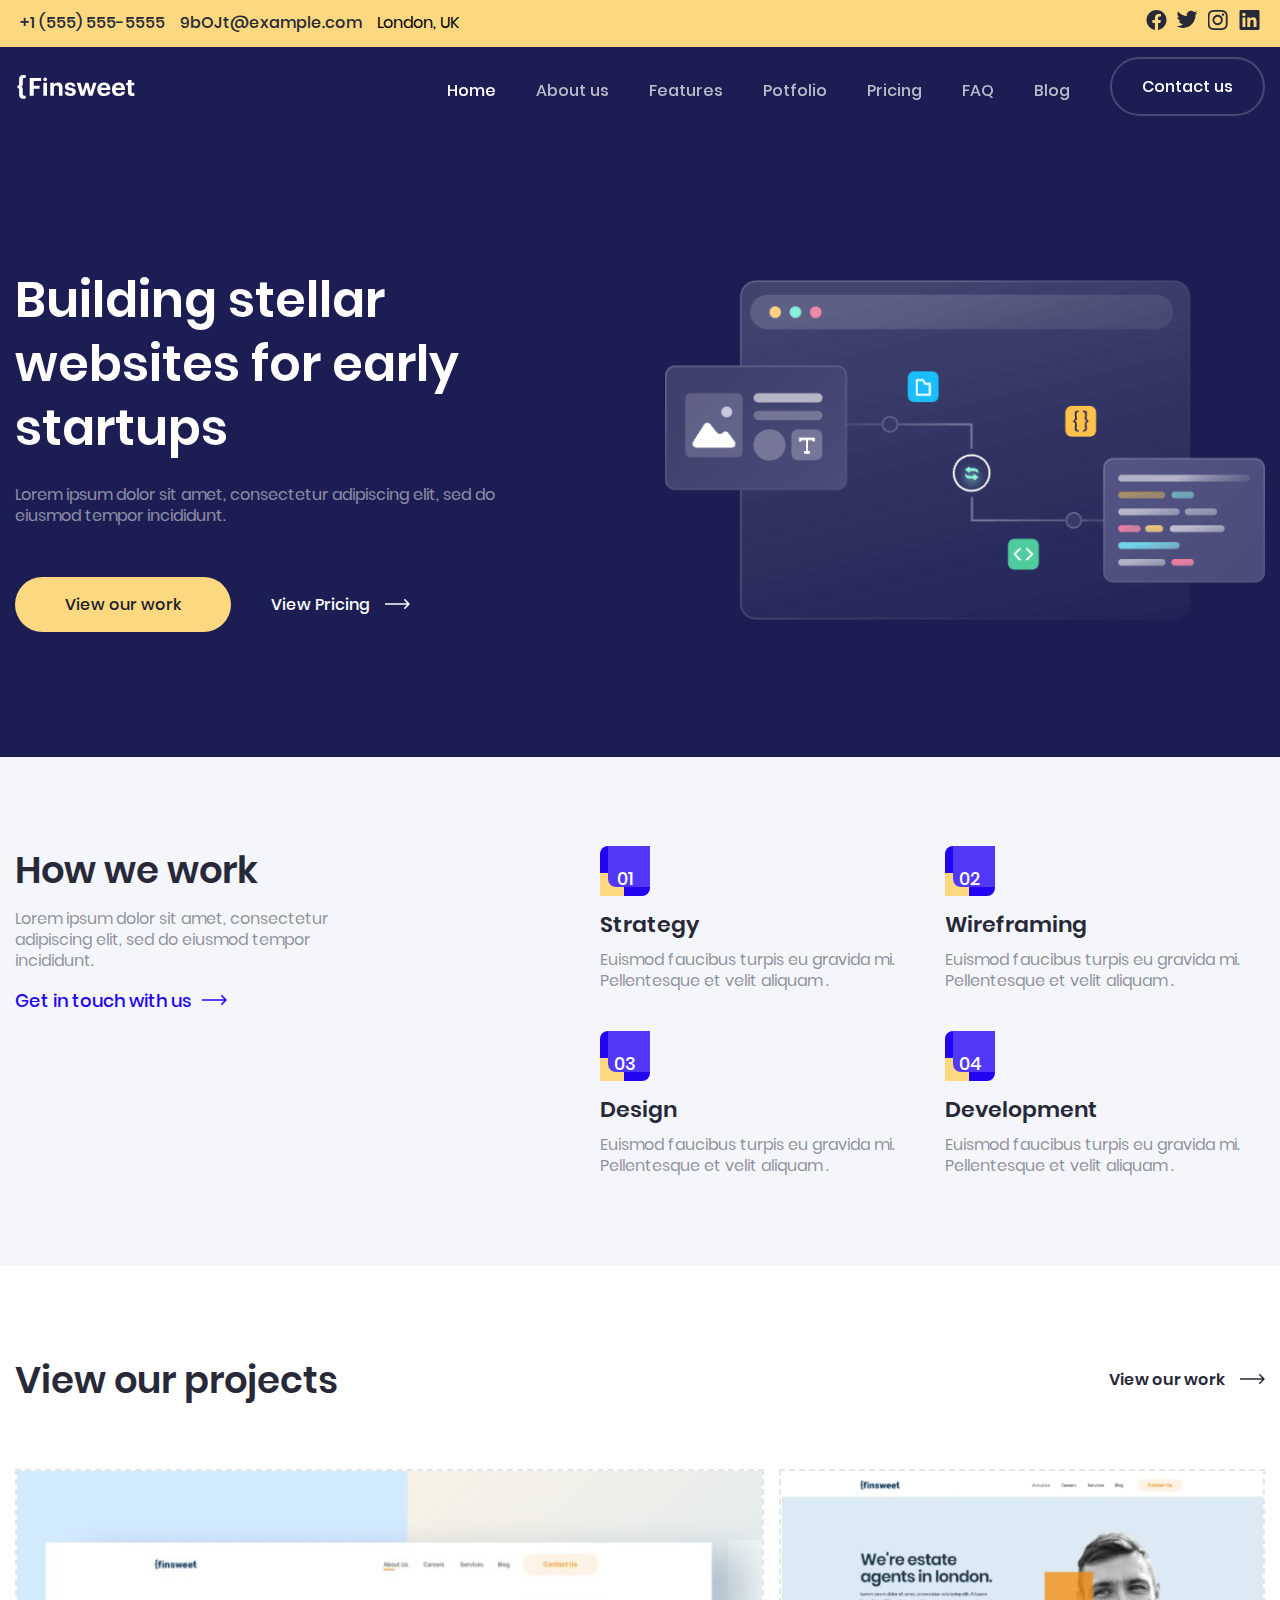
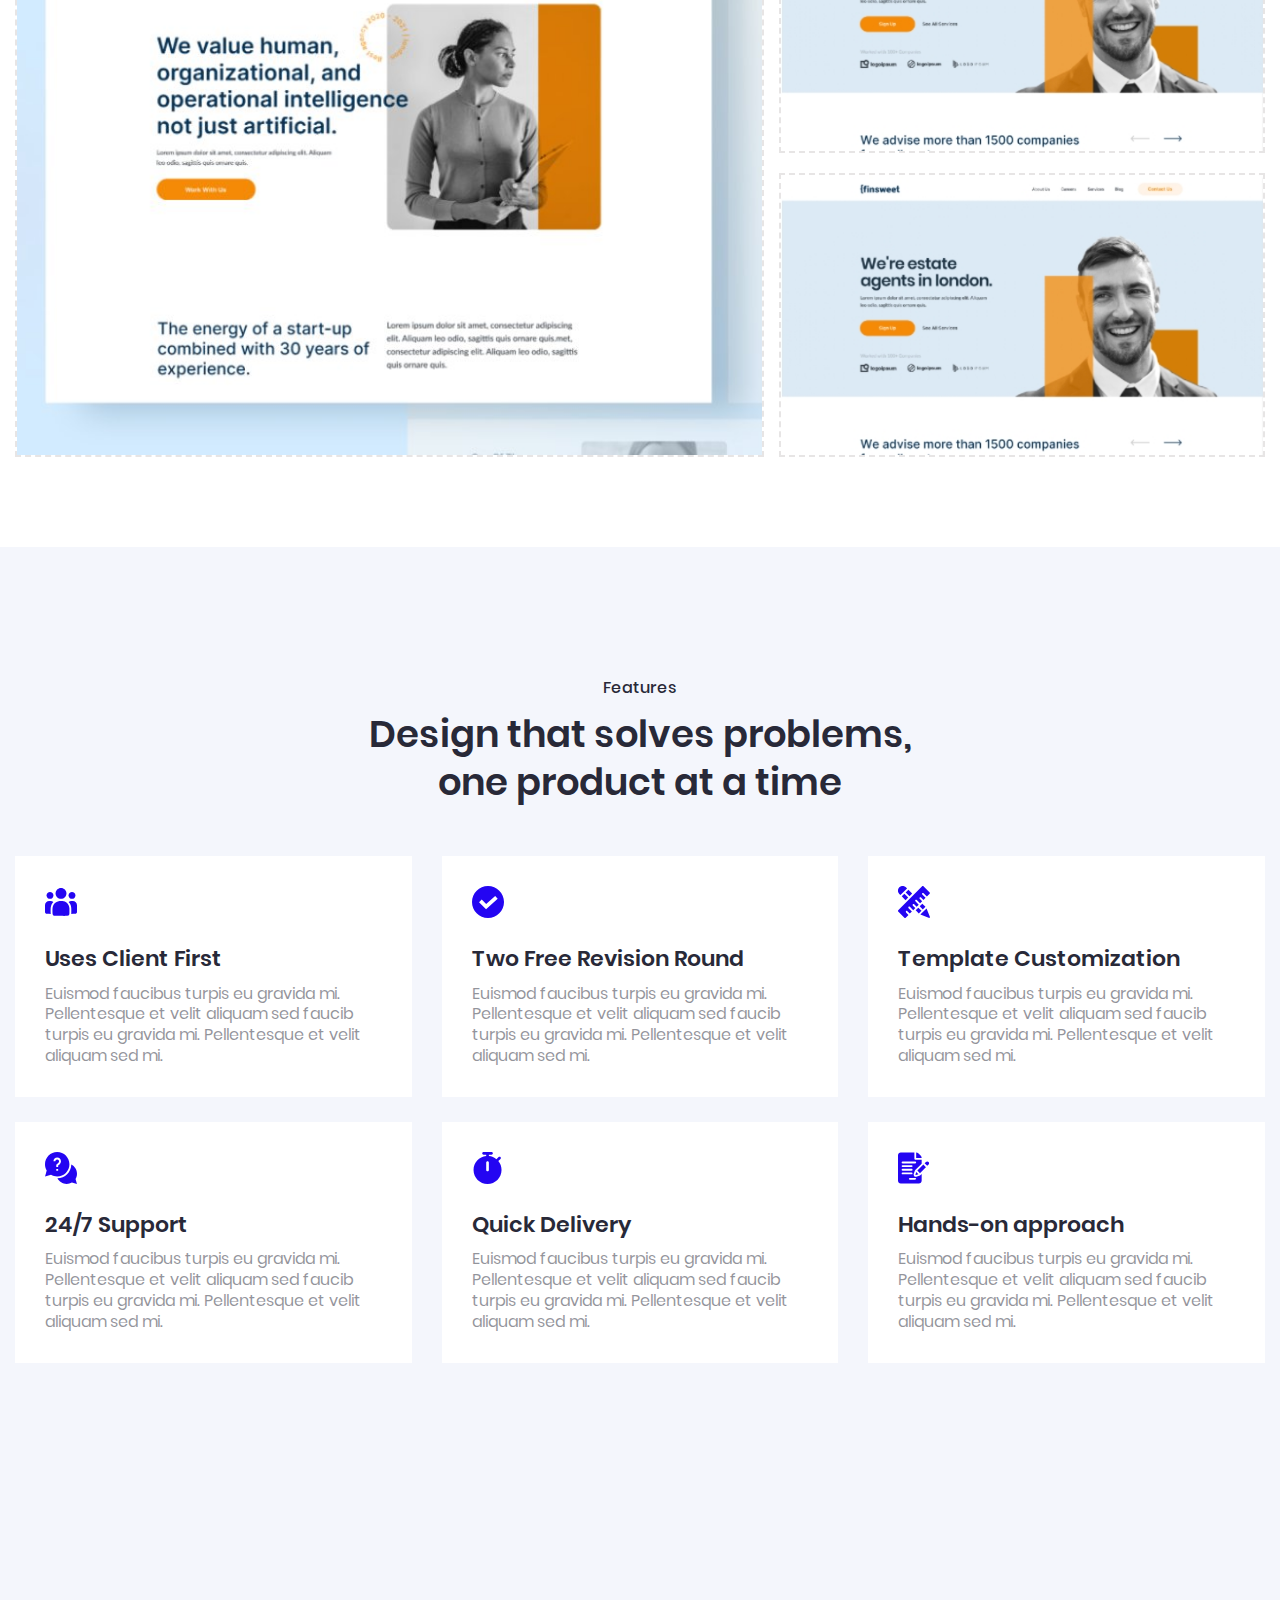
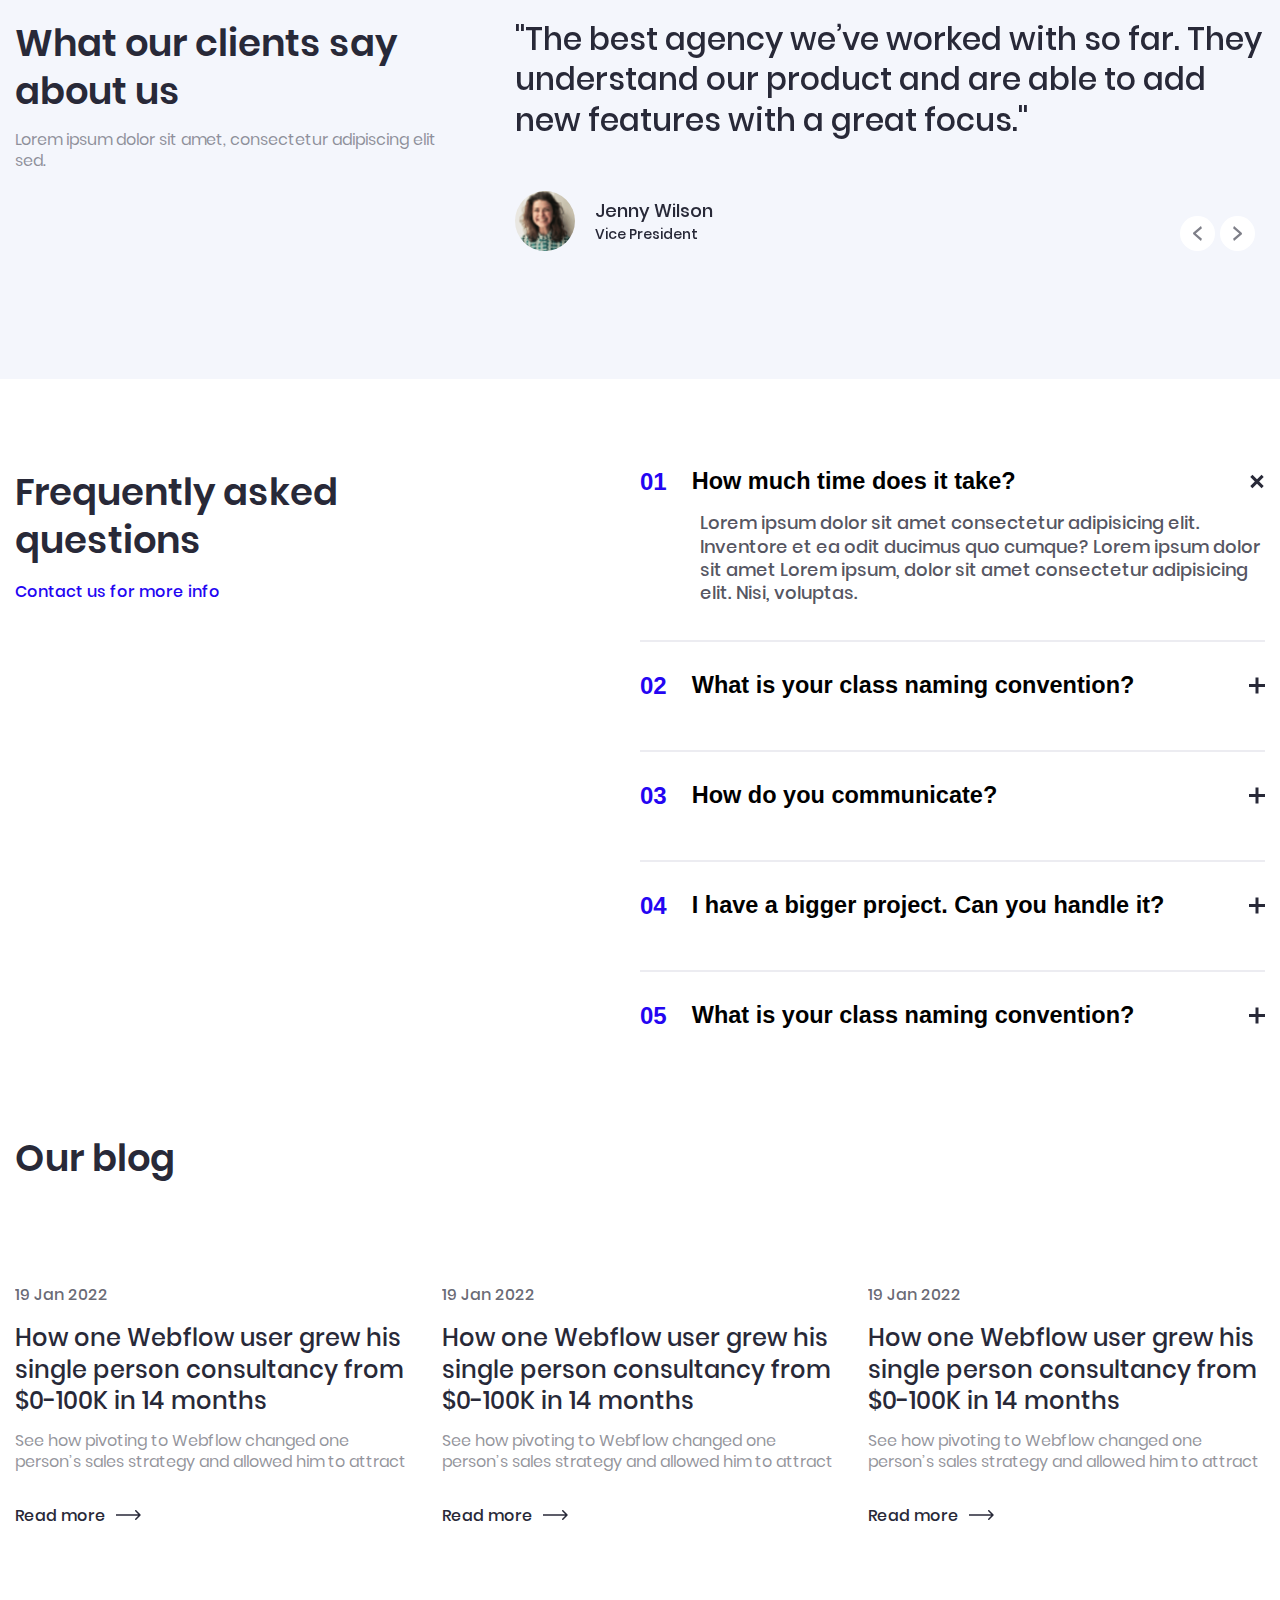
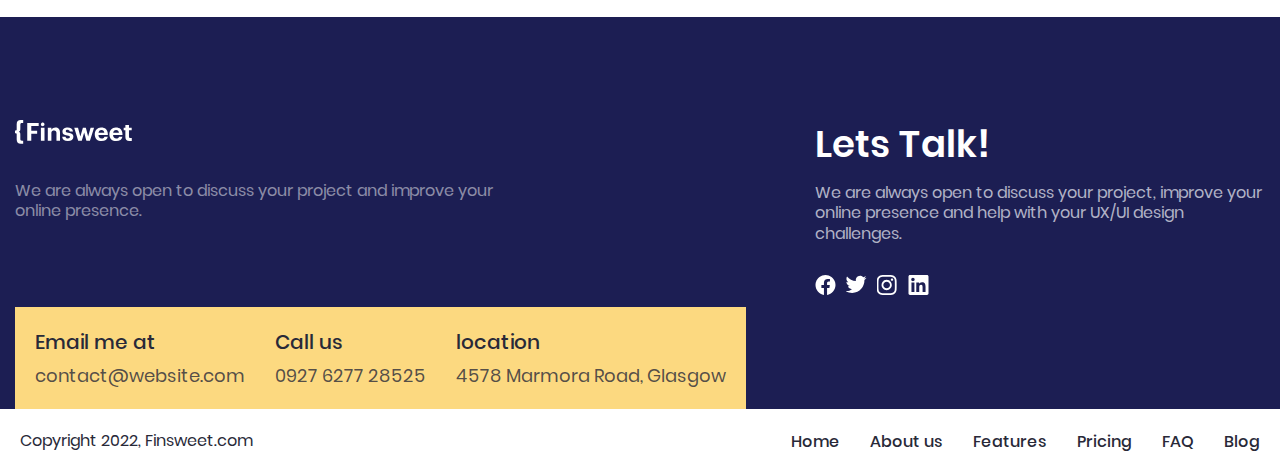
<file: index.html>
<!DOCTYPE html>
<html class="page" lang="en">

<head>
   <meta charset="UTF-8">
   <meta name="viewport" content="width=device-width, initial-scale=1.0">
   <link rel="stylesheet" href="./css/reapet-style/reapet-style.css">
   <link rel="stylesheet" href="./css/styles/home.css">
   <link rel="stylesheet" href="./css/library/slider.css">
   <title>sellar Websites</title>
</head>

<body class="page__body">
   <!-- header start -->
   <header class="header">
      <div class="header__wrapper">
         <ul class="header__contact-list list-reset">
            <li class="header__contact-item">
               <a class="header__contact-link link" href="tel:+1(555)555-5555">
                  +1 (555) 555-5555
               </a>
            </li>
            <li class="header__contact-item">
               <a class="header__contact-link link" href="mailto:9bOJt@example.com">
                  9bOJt@example.com
               </a>
            </li>
            <li class="header__contact-item">
               <span class="header__address">
                  London, UK
               </span>
            </li>
         </ul>
         <div class="header__socials">
            <a class="header__link link" href="#">
               <svg class="header__icon">
                  <use xlink:href="images/svg/sprite.svg#facebook" />
               </svg>
            </a>
            <a class="header__link link" href="#">
               <svg class="header__icon">
                  <use xlink:href="images/svg/sprite.svg#twitter" />
               </svg>
            </a>
            <a class="header__link link" href="#">
               <svg class="header__icon">
                  <use xlink:href="images/svg/sprite.svg#intagram" />
               </svg>
            </a>
            <a class="header__link link" href="#">
               <svg class="header__icon">
                  <use xlink:href="images/svg/sprite.svg#in" />
               </svg>
            </a>
         </div>
      </div>
      <div class="header__container container">
         <a class="header__logo logo" href="index.html">
            <svg class="logo__icon">
               <use xlink:href="images/svg/sprite.svg#logo" />
            </svg>
         </a>
         <div class="header__contact-box">
            <nav class="header__nav nav">
               <ul class="nav__list list-reset">
                  <li class="nav__item">
                     <a class="nav__link link with-link" href="index.html">
                        Home
                     </a>
                  </li>
                  <li class="nav__item">
                     <a class="nav__link link with-link" href="about.html">
                        About us
                     </a>
                  </li>
                  <li class="nav__item">
                     <a class="nav__link link with-link" href="features.html">
                        Features
                     </a>
                  </li>
                  <li class="nav__item">
                     <a class="nav__link link with-link" href="work.html">
                        Potfolio
                     </a>
                  </li>
                  <li class="nav__item">
                     <a class="nav__link link with-link" href="pricing.html">
                        Pricing
                     </a>
                  </li>
                  <li class="nav__item">
                     <a class="nav__link link with-link" href="faq.html">
                        FAQ
                     </a>
                  </li>
                  <li class="nav__item">
                     <a class="nav__link link with-link" href="blog.html">
                        Blog
                     </a>
                  </li>
                  <li class="nav__item nav__item_conntact">
                     <a class="nav__link nav__link_contact link with-link" href="contact.html">
                        Contact us
                     </a>
                  </li>
               </ul>
            </nav>
         </div>
         <button class="header__burger burger button-reset">
            <span class="burger__line"></span>
            <span class="burger__line"></span>
            <span class="burger__line"></span>
         </button>
      </div>
   </header>
   <!-- header end -->

   <main class="main">
      <div class="main__overlay"></div>
      <!-- hero start -->
      <section class="hero">
         <div class="hero__container container">
            <div class="hero__content">
               <h1 class="hero__title important-title">
                  Building stellar websites for early startups
               </h1>
               <p class="hero__text text">
                  Lorem ipsum dolor sit amet, consectetur adipiscing elit, sed do eiusmod tempor incididunt.
               </p>
               <div class="hero__view-box">
                  <a class="hero__link link" href="work.html">
                     View our work
                  </a>
                  <a class="hero__link_price link" href="pricing.html">
                     View Pricing
                     <svg class="hero__arrow-icon arrow">
                        <use xlink:href="images/svg/sprite.svg#arrow-right" />
                     </svg>
                  </a>
               </div>
            </div>
            <img class="hero__img img" src="images/home-img.png" loading="lazy" alt="home-img">
         </div>
      </section>
      <!-- hero end -->

      <!-- work start -->
      <section class="work section">
         <div class="work__container container">
            <div class="work__content">
               <h2 class="work__title title">
                  How we work
               </h2>
               <p class="work__text text">
                  Lorem ipsum dolor sit amet, consectetur adipiscing elit, sed do eiusmod tempor incididunt.
               </p>
               <a class="work__link link" href="#">
                  Get in touch with us
                  <svg class="work__arrow-icon arrow">
                     <use xlink:href="images/svg/sprite.svg#arrow-right" />
                  </svg>
               </a>
            </div>
            <ul class="work__list list-reset">
               <li class="work__item">
                  <div class="work__icon-box">
                     <svg class="work__icon">
                        <use xlink:href="images/svg/sprite.svg#num-box" />
                     </svg>
                  </div>
                  <h3 class="work__small-title title">
                     Strategy
                  </h3>
                  <p class="work__small-text text">
                     Euismod faucibus turpis eu gravida mi. Pellentesque et velit aliquam .
                  </p>
               </li>
               <li class="work__item">
                  <div class="work__icon-box">
                     <svg class="work__icon">
                        <use xlink:href="images/svg/sprite.svg#num-box" />
                     </svg>
                  </div>
                  <h3 class="work__small-title title">
                     Wireframing
                  </h3>
                  <p class="work__small-text text">
                     Euismod faucibus turpis eu gravida mi. Pellentesque et velit aliquam .
                  </p>
               </li>
               <li class="work__item">
                  <div class="work__icon-box">
                     <svg class="work__icon">
                        <use xlink:href="images/svg/sprite.svg#num-box" />
                     </svg>
                  </div>
                  <h3 class="work__small-title title">
                     Design
                  </h3>
                  <p class="work__small-text text">
                     Euismod faucibus turpis eu gravida mi. Pellentesque et velit aliquam .
                  </p>
               </li>
               <li class="work__item">
                  <div class="work__icon-box">
                     <svg class="work__icon">
                        <use xlink:href="images/svg/sprite.svg#num-box" />
                     </svg>
                  </div>
                  <h3 class="work__small-title title">
                     Development
                  </h3>
                  <p class="work__small-text text">
                     Euismod faucibus turpis eu gravida mi. Pellentesque et velit aliquam .
                  </p>
               </li>
            </ul>
         </div>
      </section>
      <!-- work end -->

      <!-- project start -->
      <section class="project section">
         <div class="project__container container">
            <div class="project__content">
               <h3 class="project__title title">
                  View our projects
               </h3>
               <a class="project__link link" href="work.html">
                  View our work
                  <svg class="project__arrow-icon arrow">
                     <use xlink:href="images/svg/sprite.svg#arrow-right" />
                  </svg>
               </a>
            </div>
            <div class="project__wrapper">
               <article class="project__article">
                  <div class="project__hover-box">
                     <h3 class="project__hover-title title">
                        Workhub office Webflow Webflow Design
                     </h3>
                     <p class="project__hover-text text">
                        Euismod faucibus turpis eu gravida mi. Pellentesque et velit aliquam
                     </p>
                     <a class="project__hover-link link" href="read-case.html">
                        View project
                        <svg class="project__hover-arrow-icon arrow">
                           <use xlink:href="images/svg/sprite.svg#arrow-right" />
                        </svg>
                     </a>
                  </div>
                  <a class="project__img-link link" href="read-case.html">
                     <img class="project__img img" src="images/Card.jpeg" alt="project">
                  </a>
               </article>
               <div class="project__article-box">
                  <article class="project__article">
                     <div class="project__small-hover-box">
                        <h3 class="project__hover-title title">
                           Unisaas Website
                           Design
                        </h3>
                        <a class="project__hover-link link" href="read-case.html">
                           View project
                           <svg class="project__hover-arrow-icon arrow">
                              <use xlink:href="images/svg/sprite.svg#arrow-right" />
                           </svg>
                        </a>
                     </div>
                     <a class="project__img-link link" href="read-case.html">
                        <img class="project__img img" src="images/project.jpeg" alt="project">
                     </a>
                  </article>
                  <article class="project__article">
                     <a class="project__img-link nav__link" href="read-case.html">
                        <img class="project__img img" src="images/project.jpeg" alt="project">
                     </a>
                  </article>
               </div>
            </div>
         </div>
      </section>
      <!-- project end -->

      <!-- feature start -->
      <section class="feature">
         <div class="feature__container container">
            <div class="feature__content">
               <span class="feature__subtitle subtitle">
                  Features
               </span>
               <h3 class="feature__title title">
                  Design that solves problems, one product at a time
               </h3>
            </div>
            <ul class="feature__list list-reset">
               <li class="feature__item">
                  <svg class="feature__icon icon">
                     <use xlink:href="images/svg/sprite.svg#workers" />
                  </svg>
                  <h3 class="feature__small-title title">
                     Uses Client First
                  </h3>
                  <p class="feature__small-text text">
                     Euismod faucibus turpis eu gravida mi. Pellentesque et velit aliquam sed faucib turpis eu gravida
                     mi. Pellentesque et velit aliquam sed mi.
                  </p>
               </li>
               <li class="feature__item">
                  <svg class="feature__icon icon">
                     <use xlink:href="images/svg/sprite.svg#successful" />
                  </svg>
                  <h3 class="feature__small-title title">
                     Two Free Revision Round
                  </h3>
                  <p class="feature__small-text text">
                     Euismod faucibus turpis eu gravida mi. Pellentesque et velit aliquam sed faucib turpis eu gravida
                     mi. Pellentesque et velit aliquam sed mi.
                  </p>
               </li>
               <li class="feature__item">
                  <svg class="feature__icon icon">
                     <use xlink:href="images/svg/sprite.svg#rule" />
                  </svg>
                  <h3 class="feature__small-title title">
                     Template Customization
                  </h3>
                  <p class="feature__small-text text">
                     Euismod faucibus turpis eu gravida mi. Pellentesque et velit aliquam sed faucib turpis eu gravida
                     mi. Pellentesque et velit aliquam sed mi.
                  </p>
               </li>
               <li class="feature__item">
                  <svg class="feature__icon icon">
                     <use xlink:href="images/svg/sprite.svg#info" />
                  </svg>
                  <h3 class="feature__small-title title">
                     24/7 Support
                  </h3>
                  <p class="feature__small-text text">
                     Euismod faucibus turpis eu gravida mi. Pellentesque et velit aliquam sed faucib turpis eu gravida
                     mi. Pellentesque et velit aliquam sed mi.
                  </p>
               </li>
               <li class="feature__item">
                  <svg class="feature__icon icon">
                     <use xlink:href="images/svg/sprite.svg#timer" />
                  </svg>
                  <h3 class="feature__small-title title">
                     Quick Delivery
                  </h3>
                  <p class="feature__small-text text">
                     Euismod faucibus turpis eu gravida mi. Pellentesque et velit aliquam sed faucib turpis eu gravida
                     mi. Pellentesque et velit aliquam sed mi.
                  </p>
               </li>
               <li class="feature__item">
                  <svg class="feature__icon icon">
                     <use xlink:href="images/svg/sprite.svg#list" />
                  </svg>
                  <h3 class="feature__small-title title">
                     Hands-on approach
                  </h3>
                  <p class="feature__small-text text">
                     Euismod faucibus turpis eu gravida mi. Pellentesque et velit aliquam sed faucib turpis eu gravida
                     mi. Pellentesque et velit aliquam sed mi.
                  </p>
               </li>
            </ul>
         </div>
      </section>
      <!-- feature end -->

      <!-- client start -->
      <section class="client section">
         <div class="client__container container">
            <div class="client__content">
               <h3 class="client__title title">
                  What our clients say about us
               </h3>
               <p class="client__text text">
                  Lorem ipsum dolor sit amet, consectetur adipiscing elit sed.
               </p>
            </div>
            <div class="swiper client__swiper">
               <div class="swiper-wrapper">

                  <!-- slide start -->
                  <div class="swiper-slide">
                     <p class="client__slide-text text">
                        "The best agency we’ve worked with so far. They understand our product and are able to add new
                        features with a great focus."
                     </p>
                     <div class="client__slide-img">
                        <img class="client__img img" src="images/girl-smail.png" alt="girl-smai" loading="lazy">
                        <div class="client__name-box">
                           <span class="client__name">
                              Jenny Wilson
                           </span>
                           <span class="client__position">
                              Vice President
                           </span>
                        </div>
                     </div>
                  </div>
                  <!-- slide end -->

                  <!-- slide start -->
                  <div class="swiper-slide">
                     <p class="client__slide-text text">
                        "The best agency we’ve worked with so far. They understand our product and are able to add new
                        features with a great focus."
                     </p>
                     <div class="client__slide-img">
                        <img class="client__img img" src="images/girl-smail.png" alt="girl-smai" loading="lazy">
                        <div class="client__name-box">
                           <span class="client__name">
                              Jenny Wilson
                           </span>
                           <span class="client__position">
                              Vice President
                           </span>
                        </div>
                     </div>
                  </div>
                  <!-- slide end -->
               </div>
               <div class="client__arrows">
                  <div class="swiper-button-next">
                     <svg class="client__icon">
                        <use xlink:href="images/svg/sprite.svg#arrow" />
                     </svg>
                  </div>
                  <div class="swiper-button-prev">
                     <svg class="client__icon">
                        <use xlink:href="images/svg/sprite.svg#arrow" />
                     </svg>
                  </div>
               </div>
            </div>
         </div>
      </section>
      <!-- client end -->

      <!-- questions start -->
      <section class="questions section">
         <div class="questions__container container">
            <div class="questions__content">
               <h3 class="questions__title title">
                  Frequently asked questions
               </h3>
               <a class="questions__link link" href="contact.html">
                  Contact us for more info
               </a>
            </div>
            <div class="accordion" data-accordion="accordion1">
               <div class="accordion__item">
                  <button class="accordion__button button-reset">
                     How much time does it take?
                     <span class="accordion__line accordion__line_horizontal line-active"></span>
                     <span class="accordion__line accordion__line_vertical line-active"></span>
                  </button>
                  <div class="accordion__collapse accordion__collapse_open">
                     <div class="accordion__body">
                        <p class="accordion__body-text text">Lorem ipsum dolor sit amet consectetur adipisicing elit.
                           Inventore et ea odit ducimus quo
                           cumque? Lorem
                           ipsum dolor sit amet Lorem ipsum, dolor sit amet consectetur adipisicing elit. Nisi,
                           voluptas.
                        </p>
                     </div>
                  </div>
               </div>
               <div class="accordion__item">
                  <button class="accordion__button button-reset">
                     What is your class naming convention?
                     <span class="accordion__line accordion__line_horizontal"></span>
                     <span class="accordion__line accordion__line_vertical"></span>
                  </button>
                  <div class="accordion__collapse">
                     <div class="accordion__body">
                        <p class="accordion__body-text text">Lorem ipsum dolor sit amet Lorem ipsum dolor sit amet
                           consectetur adipisicing elit. Harum,
                           eius!
                        </p>
                     </div>
                  </div>
               </div>
               <div class="accordion__item">
                  <button class="accordion__button button-reset">
                     How do you communicate?
                     <span class="accordion__line accordion__line_horizontal"></span>
                     <span class="accordion__line accordion__line_vertical"></span>
                  </button>
                  <div class="accordion__collapse">
                     <div class="accordion__body">
                        <p class="accordion__body-text text">Lorem ipsum dolor sit amet Lorem ipsum dolor sit amet
                           consectetur adipisicing elit.
                           Temporibus,
                           repudiandae!
                        </p>
                     </div>
                  </div>
               </div>
               <div class="accordion__item">
                  <button class="accordion__button button-reset">
                     I have a bigger project. Can you handle it?
                     <span class="accordion__line accordion__line_horizontal"></span>
                     <span class="accordion__line accordion__line_vertical"></span>
                  </button>
                  <div class="accordion__collapse">
                     <div class="accordion__body">
                        <p class="accordion__body-text text">Lorem ipsum dolor sit amet Lorem ipsum dolor sit amet
                           consectetur adipisicing elit.
                           Temporibus,
                           repudiandae!
                        </p>
                     </div>
                  </div>
               </div>
               <div class="accordion__item">
                  <button class="accordion__button button-reset">
                     What is your class naming convention?
                     <span class="accordion__line accordion__line_horizontal"></span>
                     <span class="accordion__line accordion__line_vertical"></span>
                  </button>
                  <div class="accordion__collapse">
                     <div class="accordion__body">
                        <p class="accordion__body-text text">Lorem ipsum dolor sit amet Lorem ipsum dolor sit amet
                           consectetur adipisicing elit.
                           Temporibus,
                           repudiandae!
                        </p>
                     </div>
                  </div>
               </div>
            </div>
         </div>
      </section>
      <!-- questions end -->

      <!-- blog start -->
      <section class="blog section">
         <div class="blog__container container">
            <h3 class="blog__title title">
               Our blog
            </h3>
            <ul class="blog__list list-reset">
               <li class="blog__item">
                  <a class="blog__img-link link" href="blog.html">
                     <img class="blog__img img" src="images/man-notebook.jpeg" alt="man-with-notebook" loading="lazy">
                  </a>
                  <span class="blog__date">
                     19 Jan 2022
                  </span>
                  <p class="blog__text text">
                     How one Webflow user grew his single person consultancy from $0-100K in 14 months
                  </p>
                  <p class="blog__small-text text">
                     See how pivoting to Webflow changed one person’s sales strategy and allowed him to attract
                  </p>
                  <a class="blog__link link" href="blog.html">
                     Read more
                     <svg class="blog__arrow-icon arrow">
                        <use xlink:href="images/svg/sprite.svg#arrow-right" />
                     </svg>
                  </a>
               </li>
               <li class="blog__item">
                  <a class="blog__img-link link" href="blog.html">
                     <img class="blog__img img" src="images/girl-offics.jpeg" alt="girl-offices" loading="lazy">
                  </a>
                  <span class="blog__date">
                     19 Jan 2022
                  </span>
                  <p class="blog__text text">
                     How one Webflow user grew his single person consultancy from $0-100K in 14 months
                  </p>
                  <p class="blog__small-text text">
                     See how pivoting to Webflow changed one person’s sales strategy and allowed him to attract
                  </p>
                  <a class="blog__link link" href="blog.html">
                     Read more
                     <svg class="blog__arrow-icon arrow">
                        <use xlink:href="images/svg/sprite.svg#arrow-right" />
                     </svg>
                  </a>
               </li>
               <li class="blog__item">
                  <a class="blog__img-link link" href="blog.html">
                     <img class="blog__img img" src="images/screen.jpeg" alt="screen" loading="lazy">
                  </a>
                  <span class="blog__date">
                     19 Jan 2022
                  </span>
                  <p class="blog__text text">
                     How one Webflow user grew his single person consultancy from $0-100K in 14 months
                  </p>
                  <p class="blog__small-text text">
                     See how pivoting to Webflow changed one person’s sales strategy and allowed him to attract
                  </p>
                  <a class="blog__link link" href="blog.html">
                     Read more
                     <svg class="blog__arrow-icon arrow">
                        <use xlink:href="images/svg/sprite.svg#arrow-right" />
                     </svg>
                  </a>
               </li>
            </ul>
         </div>
      </section>
      <!-- blog end -->
   </main>

   <!-- footer start -->
   <footer class="footer">
      <div class="footer__container container">
         <div class="footer__wrapper">
            <div class="footer__content">
               <a class="footer__logo logo" href="index.html">
                  <svg class="logo__footer-icon">
                     <use xlink:href="images/svg/sprite.svg#logo" />
                  </svg>
               </a>
               <p class="footer__text text">
                  We are always open to discuss your project and improve your online presence.
               </p>
               <div class="footer__box">
                  <div class="footer__email-box contact">
                     <span class="footer__email footer__contact-text">
                        Email me at
                     </span>
                     <a class="footer__link link" href="mailto:contact@website.com">
                        contact@website.com
                     </a>
                  </div>
                  <div class="footer__phone-box contact">
                     <span class="footer__phone footer__contact-text">
                        Call us
                     </span>
                     <a class="footer__link link" href="tel:+927 6277 28525">
                        0927 6277 28525
                     </a>
                  </div>
                  <div class="footer__phone-box contact">
                     <span class="footer__phone footer__contact-text">
                        location
                     </span>
                     <span class="footer__location">
                        4578 Marmora Road, Glasgow
                     </span>
                  </div>
               </div>
            </div>
            <div class="footer__talk-box">
               <h3 class="footer__talk-title title">
                  Lets Talk!
               </h3>
               <p class="footer__talk-text text">
                  We are always open to discuss your project, improve your online presence and help with your UX/UI
                  design
                  challenges.
               </p>
               <div class="footer__socials socials">
                  <a class="socials__link link" href="#">
                     <svg class="socials__icon">
                        <use xlink:href="images/svg/sprite.svg#facebook" />
                     </svg>
                  </a>
                  <a class="socials__link link" href="#">
                     <svg class="socials__icon">
                        <use xlink:href="images/svg/sprite.svg#twitter" />
                     </svg>
                  </a>
                  <a class="socials__link link" href="#">
                     <svg class="socials__icon">
                        <use xlink:href="images/svg/sprite.svg#intagram" />
                     </svg>
                  </a>
                  <a class="socials__link link" href="#">
                     <svg class="socials__icon">
                        <use xlink:href="images/svg/sprite.svg#in" />
                     </svg>
                  </a>
               </div>
            </div>
         </div>
      </div>
      <div class="footer__bottom-box">
         <p class="footer__bottom-text text">
            Copyright 2022, Finsweet.com
         </p>
         <nav class="footer__nav">
            <ul class="footer__list list-reset">
               <li class="footer__item">
                  <a class="footer__bottom-link link" href="index.html">
                     Home
                  </a>
               </li>
               <li class="footer__item">
                  <a class="footer__bottom-link link" href="about.html">
                     About us
                  </a>
               </li>
               <li class="footer__item">
                  <a class="footer__bottom-link link" href="features.html">
                     Features
                  </a>
               </li>
               <li class="footer__item">
                  <a class="footer__bottom-link link" href="pricing.html">
                     Pricing
                  </a>
               </li>
               <li class="footer__item">
                  <a class="footer__bottom-link link" href="faq.html">
                     FAQ
                  </a>
               </li>
               <li class="footer__item">
                  <a class="footer__bottom-link link" href="blog.html">
                     Blog
                  </a>
               </li>
            </ul>
         </nav>
      </div>
   </footer>
   <!-- footer end -->

   <script src="js/slider.js"></script>
   <script src="js/accordion.js"></script>
   <script src="js/main.js"></script>
</body>

</html>
</file>
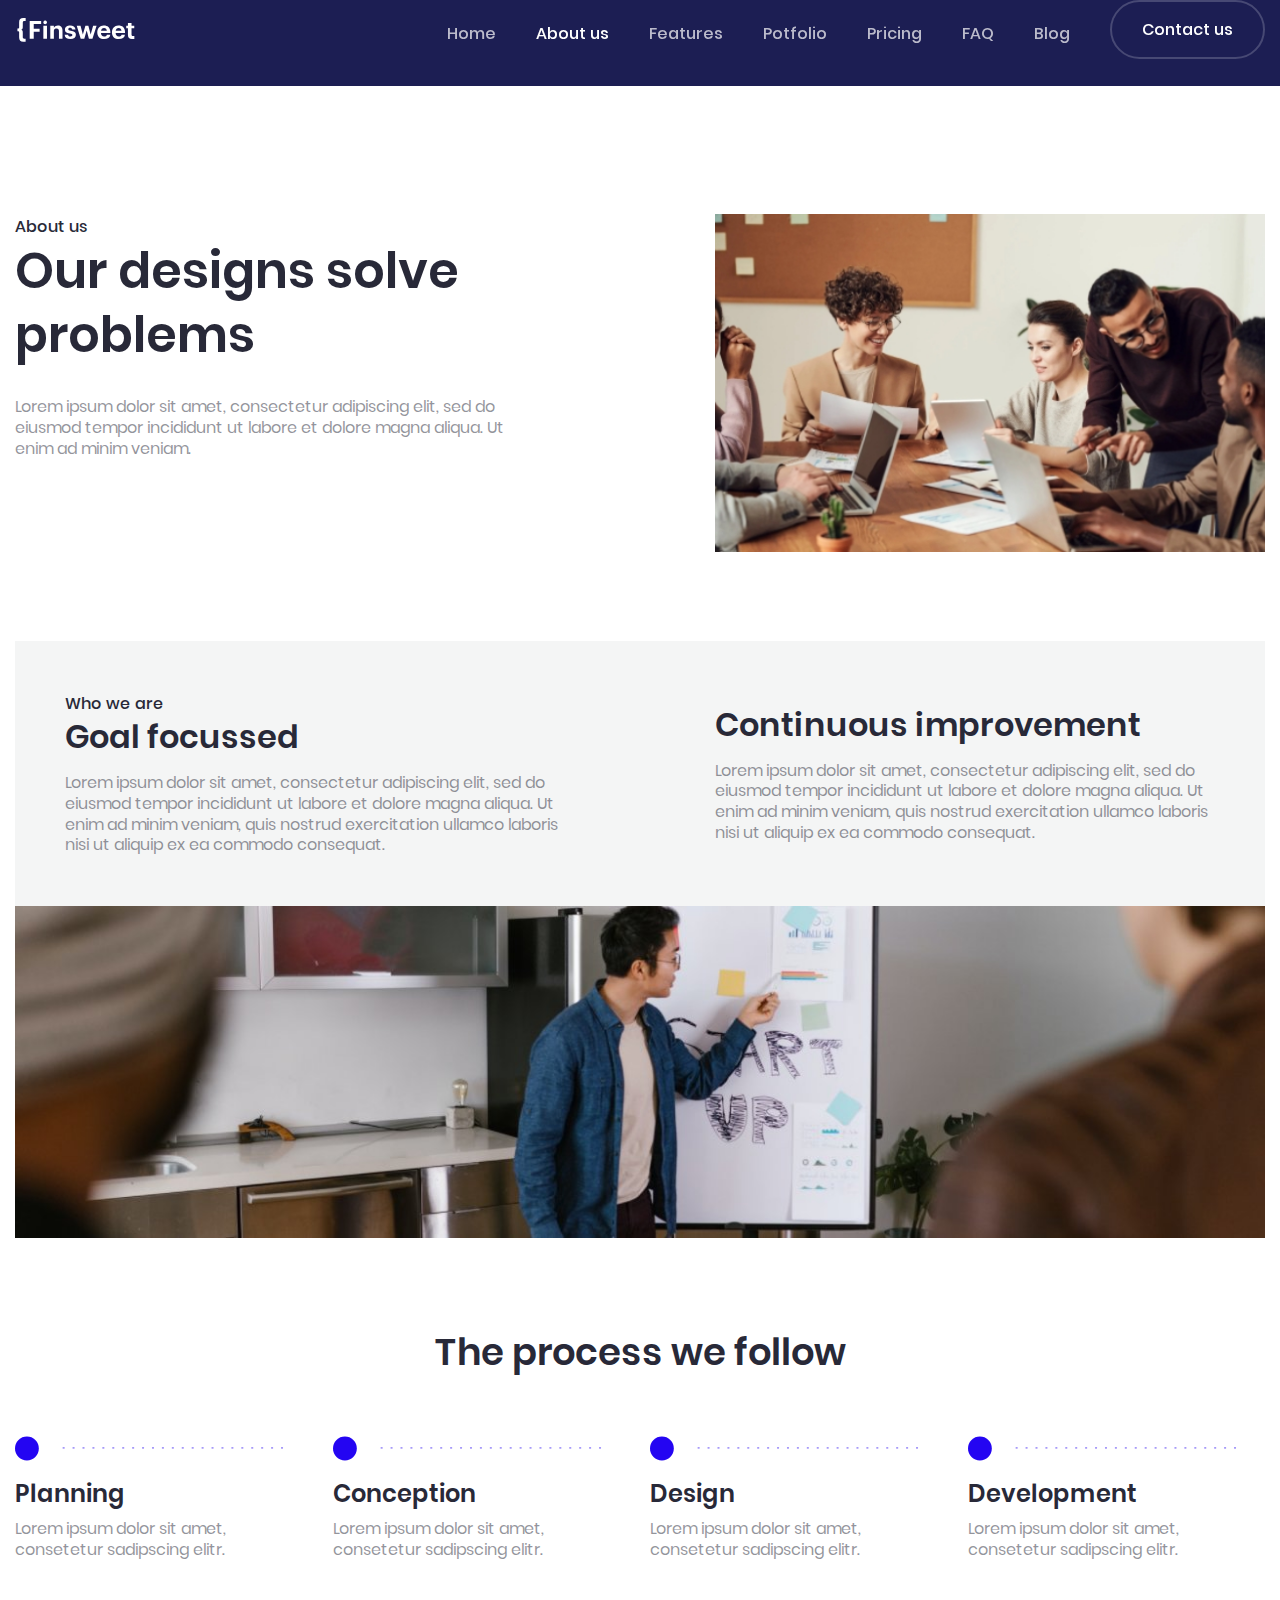
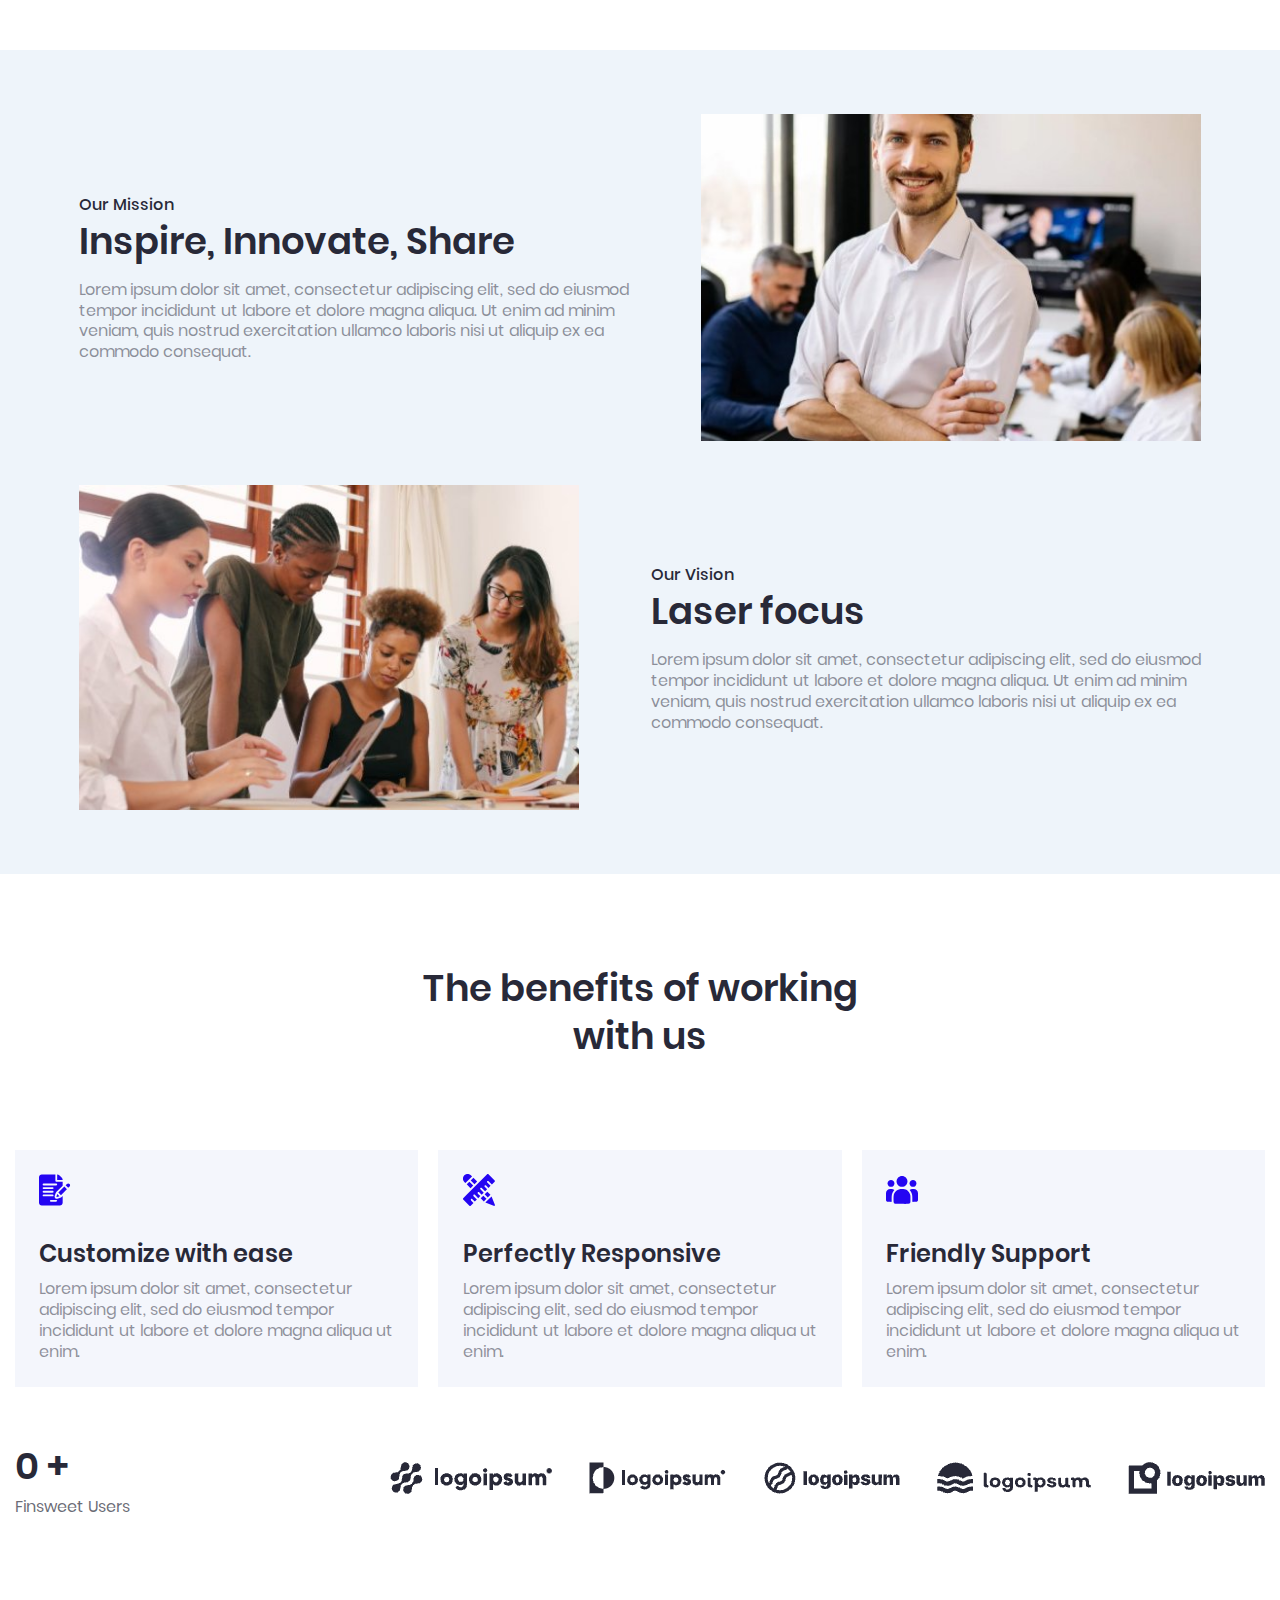
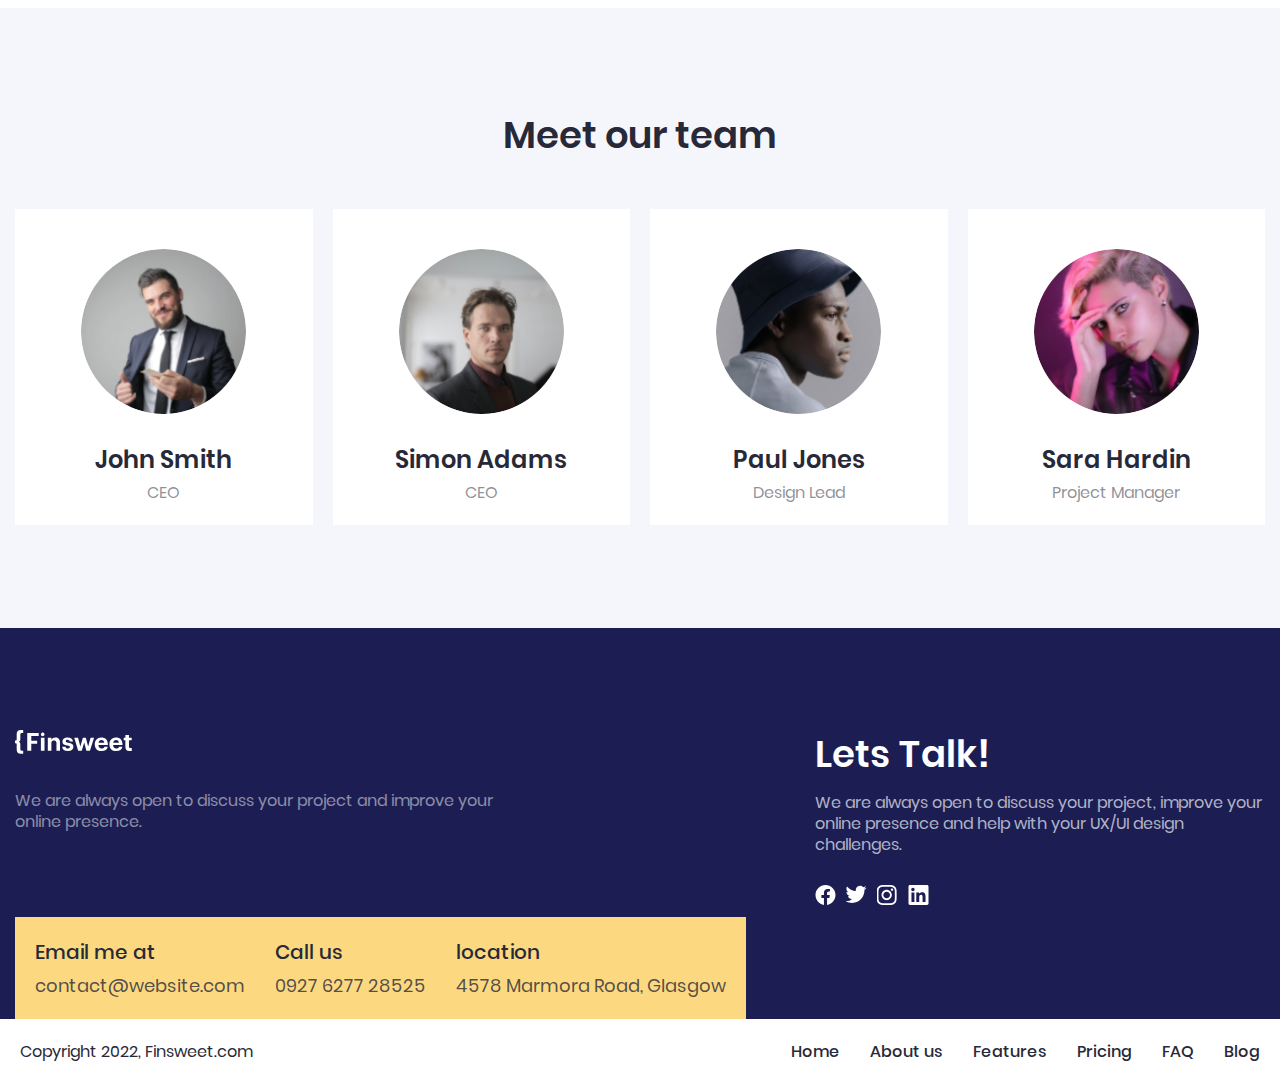
<file: about.html>
<!DOCTYPE html>
<html class="page" lang="en">

<head>
    <meta charset="UTF-8">
    <meta name="viewport" content="width=device-width, initial-scale=1.0">
    <title>sellar Websites</title>
    <link rel="stylesheet" href="css/reapet-style/reapet-style.css">
    <link rel="stylesheet" href="css/styles/about.css">
</head>

<body class="page__body">
    <!-- header start -->
    <header class="header">
        <div class="header__container container">
            <a class="header__logo logo" href="index.html">
                <svg class="logo__icon">
                    <use xlink:href="images/svg/sprite.svg#logo" />
                </svg>
            </a>
            <nav class="header__nav nav">
                <ul class="nav__list list-reset">
                    <li class="nav__item">
                        <a class="nav__link link with-link" href="index.html">
                            Home
                        </a>
                    </li>
                    <li class="nav__item">
                        <a class="nav__link link with-link" href="about.html">
                            About us
                        </a>
                    </li>
                    <li class="nav__item">
                        <a class="nav__link link with-link" href="features.html">
                            Features
                        </a>
                    </li>
                    <li class="nav__item">
                        <a class="nav__link link with-link" href="work.html">
                            Potfolio
                        </a>
                    </li>
                    <li class="nav__item">
                        <a class="nav__link link with-link" href="pricing.html">
                            Pricing
                        </a>
                    </li>
                    <li class="nav__item">
                        <a class="nav__link link with-link" href="faq.html">
                            FAQ
                        </a>
                    </li>
                    <li class="nav__item">
                        <a class="nav__link link with-link" href="blog.html">
                            Blog
                        </a>
                    </li>
                    <li class="nav__item nav__item_conntact">
                        <a class="nav__link nav__link_contact link with-link" href="contact.html">
                            Contact us
                        </a>
                    </li>
                </ul>
            </nav>
            <button class="header__burger burger button-reset">
                <span class="burger__line"></span>
                <span class="burger__line"></span>
                <span class="burger__line"></span>
            </button>
        </div>
    </header>
    <!-- header end -->

    <main class="main">
        <div class="main__overlay"></div>
        <!-- about hero start -->
        <section class="hero section">
            <div class="hero__container container">
                <div class="hero__content">
                    <span class="hero__subtitle subtitle">
                        About us
                    </span>
                    <h1 class="hero__title important-title">
                        Our designs solve problems
                    </h1>
                    <p class="hero__text text">
                        Lorem ipsum dolor sit amet, consectetur adipiscing elit, sed do eiusmod tempor incididunt ut
                        labore et dolore magna aliqua. Ut enim ad minim veniam.
                    </p>
                </div>
                <img class="hero__img img" src="images/work-with-team.jpeg" alt="work-with-team">
            </div>
        </section>
        <!-- about hero end -->

        <!-- focussed start -->
        <section class="focussed section">
            <div class="focussed__container container">
                <div class="focussed__content">
                    <div class="focussed__box">
                        <span class="focussed__subtitle subtitle">
                            Who we are
                        </span>
                        <h2 class="focussed__title title">
                            Goal focussed
                        </h2>
                        <p class="focussed__text text">
                            Lorem ipsum dolor sit amet, consectetur adipiscing elit, sed do eiusmod tempor incididunt ut
                            labore et dolore magna aliqua. Ut enim ad minim veniam, quis nostrud exercitation ullamco
                            laboris nisi ut aliquip ex ea commodo consequat.
                        </p>
                    </div>
                    <div class="focussed__box">
                        <h2 class="focussed__title title">
                            Continuous improvement
                        </h2>
                        <p class="focussed__text text">
                            Lorem ipsum dolor sit amet, consectetur adipiscing elit, sed do eiusmod tempor incididunt ut
                            labore et dolore magna aliqua. Ut enim ad minim veniam, quis nostrud exercitation ullamco
                            laboris nisi ut aliquip ex ea commodo consequat.
                        </p>
                    </div>
                </div>
                <img class="focussed__img img" src="images/teach.jpeg" alt="teach">
            </div>
        </section>
        <!-- focussed end -->

        <!-- process start -->
        <section class="process section">
            <div class="process__container container">
                <h2 class="process__title title">
                    The process we follow
                </h2>
                <ul class="process__list list-reset">
                    <li class="process__item">
                        <svg class="process__item-icon">
                            <use xlink:href="images/svg/sprite.svg#line-icon" />
                        </svg>
                        <h3 class="process__item-title title">
                            Planning
                        </h3>
                        <p class="process__item-text text">
                            Lorem ipsum dolor sit amet, consetetur sadipscing elitr.
                        </p>
                    </li>
                    <li class="process__item">
                        <svg class="process__item-icon">
                            <use xlink:href="images/svg/sprite.svg#line-icon" />
                        </svg>
                        <h3 class="process__item-title title">
                            Conception
                        </h3>
                        <p class="process__item-text text">
                            Lorem ipsum dolor sit amet, consetetur sadipscing elitr.
                        </p>
                    </li>
                    <li class="process__item">
                        <svg class="process__item-icon">
                            <use xlink:href="images/svg/sprite.svg#line-icon" />
                        </svg>
                        <h3 class="process__item-title title">
                            Design
                        </h3>
                        <p class="process__item-text text">
                            Lorem ipsum dolor sit amet, consetetur sadipscing elitr.
                        </p>
                    </li>
                    <li class="process__item">
                        <svg class="process__item-icon">
                            <use xlink:href="images/svg/sprite.svg#line-icon" />
                        </svg>
                        <h3 class="process__item-title title">
                            Development
                        </h3>
                        <p class="process__item-text text">
                            Lorem ipsum dolor sit amet, consetetur sadipscing elitr.
                        </p>
                    </li>
                </ul>
            </div>
        </section>
        <!-- process end -->

        <!-- mission start -->
        <section class="mission section">
            <div class="mission__container container">
                <div class="mission__wrapper">
                    <div class="mission__content">
                        <span class="mission__subtitle subtitle">
                            Our Mission
                        </span>
                        <h3 class="mission__title title">
                            Inspire, Innovate, Share
                        </h3>
                        <p class="mission__text text">
                            Lorem ipsum dolor sit amet, consectetur adipiscing elit, sed do eiusmod tempor incididunt ut
                            labore et dolore magna aliqua. Ut enim ad minim veniam, quis nostrud exercitation ullamco
                            laboris nisi ut aliquip ex ea commodo consequat.
                        </p>
                    </div>
                    <img class="mission__img img" src="images/man-smail.jpeg" alt="man-smail">
                </div>
                <div class="mission__wrapper">
                    <img class="mission__img img" src="images/work-group.jpeg" alt="work-group">
                    <div class="mission__content">
                        <span class="mission__subtitle subtitle">
                            Our Vision
                        </span>
                        <h3 class="mission__title title">
                            Laser focus
                        </h3>
                        <p class="mission__text text">
                            Lorem ipsum dolor sit amet, consectetur adipiscing elit, sed do eiusmod tempor incididunt ut
                            labore et dolore magna aliqua. Ut enim ad minim veniam, quis nostrud exercitation ullamco
                            laboris nisi ut aliquip ex ea commodo consequat.
                        </p>
                    </div>
                </div>
            </div>
        </section>
        <!-- mission end -->

        <!-- benefits start -->
        <section class="benefits section">
            <div class="benefits__container container">
                <div class="benefits__content">
                    <h3 class="benefits__title title">
                        The benefits of working with us
                    </h3>
                </div>
                <ul class="benefits__list list-reset">
                    <li class="benefits__item">
                        <svg class="benefits__icon icon">
                            <use xlink:href="images/svg/sprite.svg#list" />
                        </svg>
                        <h3 class="benefits__item-title title">
                            Customize with ease
                        </h3>
                        <p class="benefits__item-text text">
                            Lorem ipsum dolor sit amet, consectetur adipiscing elit, sed do eiusmod tempor incididunt ut
                            labore et dolore magna aliqua ut enim.
                        </p>
                    </li>
                    <li class="benefits__item">
                        <svg class="benefits__icon icon">
                            <use xlink:href="images/svg/sprite.svg#rule" />
                        </svg>
                        <h3 class="benefits__item-title title">
                            Perfectly Responsive
                        </h3>
                        <p class="benefits__item-text text">
                            Lorem ipsum dolor sit amet, consectetur adipiscing elit, sed do eiusmod tempor incididunt ut
                            labore et dolore magna aliqua ut enim.
                        </p>
                    </li>
                    <li class="benefits__item">
                        <svg class="benefits__icon icon">
                            <use xlink:href="images/svg/sprite.svg#workers" />
                        </svg>
                        <h3 class="benefits__item-title title">
                            Friendly Support
                        </h3>
                        <p class="benefits__item-text text">
                            Lorem ipsum dolor sit amet, consectetur adipiscing elit, sed do eiusmod tempor incididunt ut
                            labore et dolore magna aliqua ut enim.
                        </p>
                    </li>
                </ul>
                <div class="benefits__wrapper">
                    <div class="benefits__number-counting-box">
                        <span class="benefits__number-plus">
                            <span class="benefits__number" data-count="100000">0</span>
                            +
                        </span>
                        <span class="benefits__users">
                            Finsweet Users
                        </span>
                    </div>
                    <ul class="benefits__company-list list-reset">
                        <li class="benefits__company-item">
                            <a class="benefits__img-link link" href="#">
                                <img class="benefits__company-img img" src="images/logo1.png" alt="" loading="lazy">
                            </a>
                        </li>
                        <li class="benefits__company-item">
                            <a class="benefits__img-link link" href="#">
                                <img class="benefits__company-img img" src="images/logo2.png" alt="" loading="lazy">
                            </a>
                        </li>
                        <li class="benefits__company-item">
                            <a class="benefits__img-link link" href="#">
                                <img class="benefits__company-img img" src="images/logo3.png" alt="" loading="lazy">
                            </a>
                        </li>
                        <li class="benefits__company-item">
                            <a class="benefits__img-link link" href="#">
                                <img class="benefits__company-img img" src="images/logo4.png" alt="" loading="lazy">
                            </a>
                        </li>
                        <li class="benefits__company-item">
                            <a class="benefits__img-link link" href="#">
                                <img class="benefits__company-img img" src="images/logo5.png" alt="" loading="lazy">
                            </a>
                        </li>
                    </ul>
                </div>
            </div>
        </section>
        <!-- benefits end -->

        <!-- team start -->
        <section class="team">
            <div class="team__container container">
                <h3 class="team__title title">
                    Meet our team
                </h3>
                <ul class="team__list list-reset">
                    <li class="team__item">
                        <div class="team__img-box">
                            <img class="team__img img" src="images/man-artist.png" alt="artist" loading="lazy">
                            <div class="team__socials">
                                <a class="team__socials-link link" href="#">
                                    <svg class="team__socials-icon icon">
                                        <use xlink:href="images/svg/sprite.svg#facebook" />
                                    </svg>
                                </a>
                                <a class="team__socials-link link" href="#">
                                    <svg class="team__socials-icon icon">
                                        <use xlink:href="images/svg/sprite.svg#twitter" />
                                    </svg>
                                </a>
                                <a class="team__socials-link link" href="#">
                                    <svg class="team__socials-icon icon">
                                        <use xlink:href="images/svg/sprite.svg#in" />
                                    </svg>
                                </a>
                            </div>
                        </div>
                        <h3 class="team__item-title title">
                            John Smith
                        </h3>
                        <span class="team__item-artist">
                            CEO
                        </span>
                    </li>
                    <li class="team__item">
                        <div class="team__img-box">
                            <img class="team__img img" src="images/pro-artist.png" alt="artist" loading="lazy">
                            <div class="team__socials">
                                <a class="team__socials-link link" href="#">
                                    <svg class="team__socials-icon icon">
                                        <use xlink:href="images/svg/sprite.svg#facebook" />
                                    </svg>
                                </a>
                                <a class="team__socials-link link" href="#">
                                    <svg class="team__socials-icon icon">
                                        <use xlink:href="images/svg/sprite.svg#twitter" />
                                    </svg>
                                </a>
                                <a class="team__socials-link link" href="#">
                                    <svg class="team__socials-icon icon">
                                        <use xlink:href="images/svg/sprite.svg#in" />
                                    </svg>
                                </a>
                            </div>
                        </div>
                        <h3 class="team__item-title title">
                            Simon Adams
                        </h3>
                        <span class="team__item-artist">
                            CEO
                        </span>
                    </li>
                    <li class="team__item">
                        <div class="team__img-box">
                            <img class="team__img img" src="images/black-artist.png" alt="artist" loading="lazy">
                            <div class="team__socials">
                                <a class="team__socials-link link" href="#">
                                    <svg class="team__socials-icon icon">
                                        <use xlink:href="images/svg/sprite.svg#facebook" />
                                    </svg>
                                </a>
                                <a class="team__socials-link link" href="#">
                                    <svg class="team__socials-icon icon">
                                        <use xlink:href="images/svg/sprite.svg#twitter" />
                                    </svg>
                                </a>
                                <a class="team__socials-link link" href="#">
                                    <svg class="team__socials-icon icon">
                                        <use xlink:href="images/svg/sprite.svg#in" />
                                    </svg>
                                </a>
                            </div>
                        </div>
                        <h3 class="team__item-title title">
                            Paul Jones
                        </h3>
                        <span class="team__item-artist">
                            Design Lead
                        </span>
                    </li>
                    <li class="team__item">
                        <div class="team__img-box">
                            <img class="team__img img" src="images/girl-artist.png" alt="artist" loading="lazy">
                            <div class="team__socials">
                                <a class="team__socials-link link" href="#">
                                    <svg class="team__socials-icon icon">
                                        <use xlink:href="images/svg/sprite.svg#facebook" />
                                    </svg>
                                </a>
                                <a class="team__socials-link link" href="#">
                                    <svg class="team__socials-icon icon">
                                        <use xlink:href="images/svg/sprite.svg#twitter" />
                                    </svg>
                                </a>
                                <a class="team__socials-link link" href="#">
                                    <svg class="team__socials-icon icon">
                                        <use xlink:href="images/svg/sprite.svg#in" />
                                    </svg>
                                </a>
                            </div>
                        </div>
                        <h3 class="team__item-title title">
                            Sara Hardin
                        </h3>
                        <span class="team__item-artist">
                            Project Manager
                        </span>
                    </li>
                </ul>
            </div>
        </section>
        <!-- team end -->
    </main>

    <!-- footer start -->
    <footer class="footer">
        <div class="footer__container container">
            <div class="footer__wrapper">
                <div class="footer__content">
                    <a class="footer__logo logo" href="index.html">
                        <svg class="logo__footer-icon">
                            <use xlink:href="images/svg/sprite.svg#logo" />
                        </svg>
                    </a>
                    <p class="footer__text text">
                        We are always open to discuss your project and improve your online presence.
                    </p>
                    <div class="footer__box">
                        <div class="footer__email-box contact">
                            <span class="footer__email footer__contact-text">
                                Email me at
                            </span>
                            <a class="footer__link link" href="mailto:contact@website.com">
                                contact@website.com
                            </a>
                        </div>
                        <div class="footer__phone-box contact">
                            <span class="footer__phone footer__contact-text">
                                Call us
                            </span>
                            <a class="footer__link link" href="tel:+927 6277 28525">
                                0927 6277 28525
                            </a>
                        </div>
                        <div class="footer__phone-box contact">
                            <span class="footer__phone footer__contact-text">
                                location
                            </span>
                            <span class="footer__location">
                                4578 Marmora Road, Glasgow
                            </span>
                        </div>
                    </div>
                </div>
                <div class="footer__talk-box">
                    <h3 class="footer__talk-title title">
                        Lets Talk!
                    </h3>
                    <p class="footer__talk-text text">
                        We are always open to discuss your project, improve your online presence and help with your
                        UX/UI
                        design
                        challenges.
                    </p>
                    <div class="footer__socials socials">
                        <a class="socials__link link" href="#">
                            <svg class="socials__icon">
                                <use xlink:href="images/svg/sprite.svg#facebook" />
                            </svg>
                        </a>
                        <a class="socials__link link" href="#">
                            <svg class="socials__icon">
                                <use xlink:href="images/svg/sprite.svg#twitter" />
                            </svg>
                        </a>
                        <a class="socials__link link" href="#">
                            <svg class="socials__icon">
                                <use xlink:href="images/svg/sprite.svg#intagram" />
                            </svg>
                        </a>
                        <a class="socials__link link" href="#">
                            <svg class="socials__icon">
                                <use xlink:href="images/svg/sprite.svg#in" />
                            </svg>
                        </a>
                    </div>
                </div>
            </div>
        </div>
        <div class="footer__bottom-box">
            <p class="footer__bottom-text text">
                Copyright 2022, Finsweet.com
            </p>
            <nav class="footer__nav">
                <ul class="footer__list list-reset">
                    <li class="footer__item">
                        <a class="footer__bottom-link link" href="index.html">
                            Home
                        </a>
                    </li>
                    <li class="footer__item">
                        <a class="footer__bottom-link link" href="about.html">
                            About us
                        </a>
                    </li>
                    <li class="footer__item">
                        <a class="footer__bottom-link link" href="features.html">
                            Features
                        </a>
                    </li>
                    <li class="footer__item">
                        <a class="footer__bottom-link link" href="pricing.html">
                            Pricing
                        </a>
                    </li>
                    <li class="footer__item">
                        <a class="footer__bottom-link link" href="faq.html">
                            FAQ
                        </a>
                    </li>
                    <li class="footer__item">
                        <a class="footer__bottom-link link" href="blog.html">
                            Blog
                        </a>
                    </li>
                </ul>
            </nav>
        </div>
    </footer>
    <!-- footer end -->

    <script src="js/numberCounting.js"></script>
    <script src="js/main.js"></script>
</body>

</html>
</file>
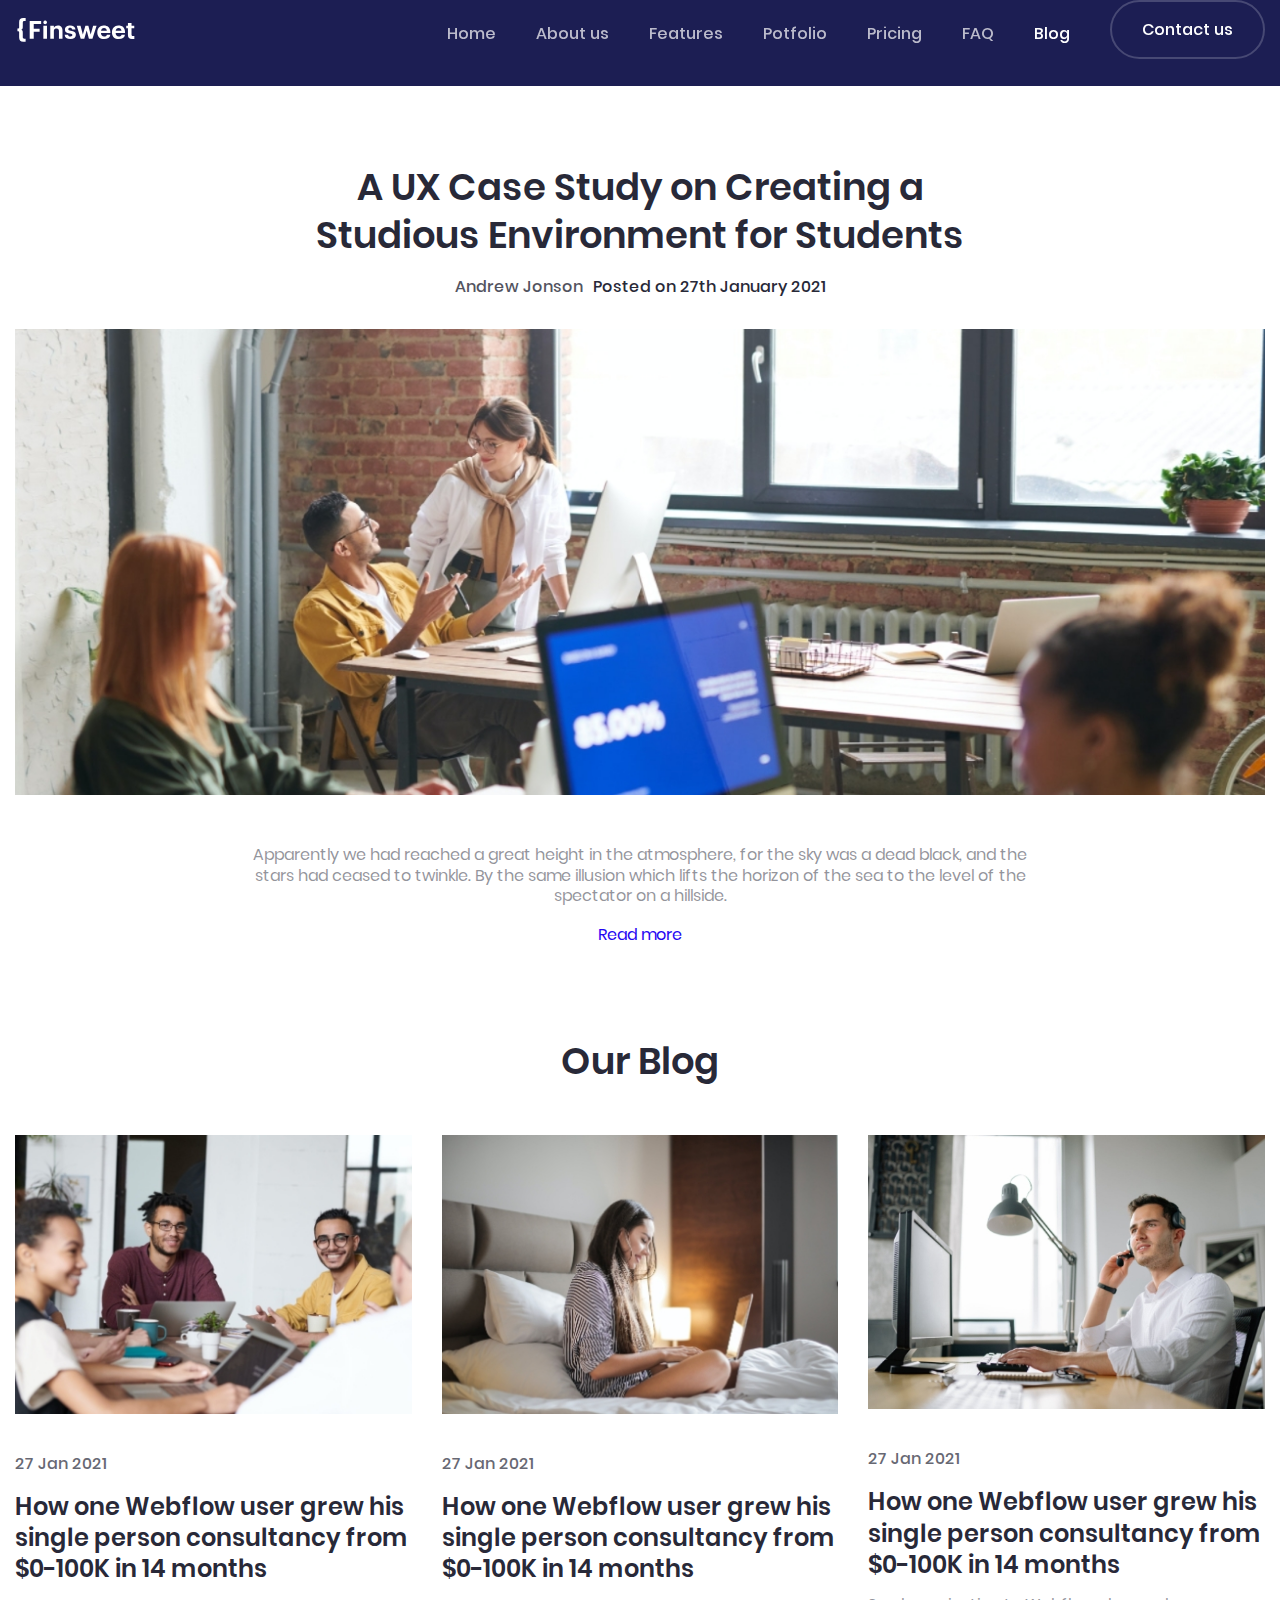
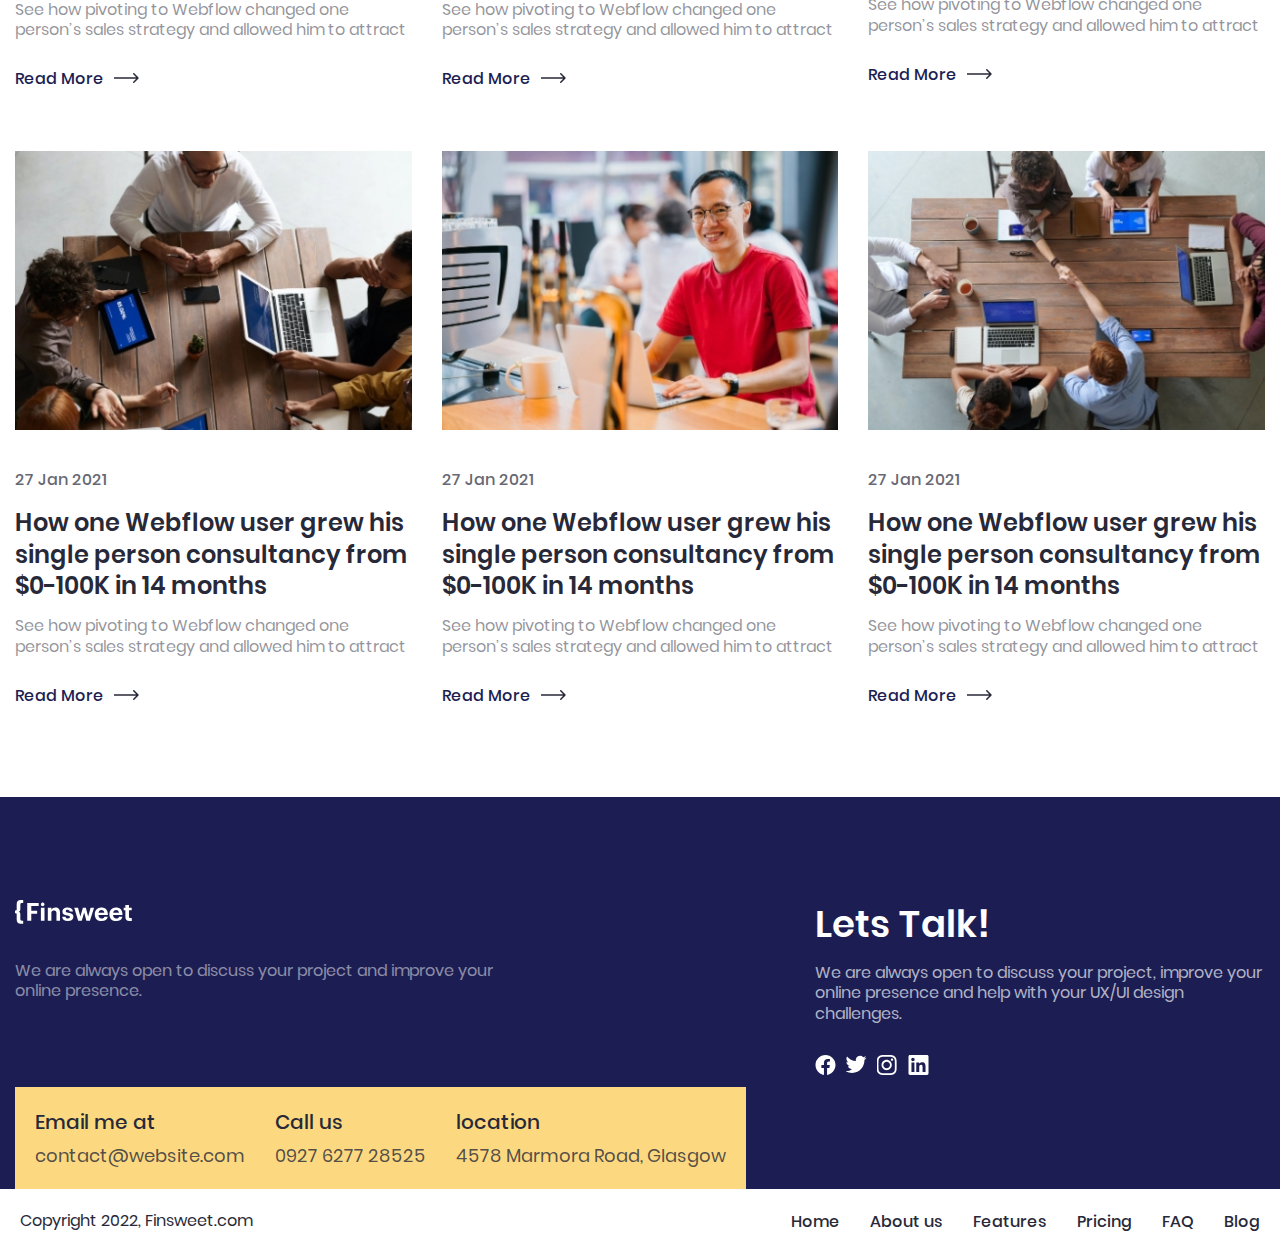
<file: blog.html>
<!DOCTYPE html>
<html class="page" lang="en">

<head>
    <meta charset="UTF-8">
    <meta name="viewport" content="width=device-width, initial-scale=1.0">
    <title>sellar Websites</title>
    <link rel="stylesheet" href="css/reapet-style/reapet-style.css">
    <link rel="stylesheet" href="css/styles/blog.css">
</head>

<body class="page__body">
    <!-- header start -->
    <header class="header">
        <div class="header__container container">
            <a class="header__logo logo" href="index.html">
                <svg class="logo__icon">
                    <use xlink:href="images/svg/sprite.svg#logo" />
                </svg>
            </a>
            <nav class="header__nav nav">
                <ul class="nav__list list-reset">
                    <li class="nav__item">
                        <a class="nav__link link with-link" href="index.html">
                            Home
                        </a>
                    </li>
                    <li class="nav__item">
                        <a class="nav__link link with-link" href="about.html">
                            About us
                        </a>
                    </li>
                    <li class="nav__item">
                        <a class="nav__link link with-link" href="features.html">
                            Features
                        </a>
                    </li>
                    <li class="nav__item">
                        <a class="nav__link link with-link" href="work.html">
                            Potfolio
                        </a>
                    </li>
                    <li class="nav__item">
                        <a class="nav__link link with-link" href="pricing.html">
                            Pricing
                        </a>
                    </li>
                    <li class="nav__item">
                        <a class="nav__link link with-link" href="faq.html">
                            FAQ
                        </a>
                    </li>
                    <li class="nav__item">
                        <a class="nav__link link with-link" href="blog.html">
                            Blog
                        </a>
                    </li>
                    <li class="nav__item nav__item_conntact">
                        <a class="nav__link nav__link_contact link with-link" href="contact.html">
                            Contact us
                        </a>
                    </li>
                </ul>
            </nav>
            <button class="header__burger burger button-reset">
                <span class="burger__line"></span>
                <span class="burger__line"></span>
                <span class="burger__line"></span>
            </button>
        </div>
    </header>
    <!-- header end -->

    <main class="main">
        <div class="main__overlay"></div>
        <!-- hero blog start -->
        <section class="hero section">
            <div class="hero__container container">
                <h1 class="hero__title title">
                    A UX Case Study on Creating a Studious Environment for Students
                </h1>
                <div class="hero__name-box">
                    <span class="hero__name subtitle">
                        Andrew Jonson
                    </span>
                    <span class="hero__date subtitle">
                        Posted on 27th January 2021
                    </span>
                </div>
                <img class="hero__img img" src="images/office-work.jpeg" alt="office-work" loading="lazy">
                <p class="hero__text text">
                    Apparently we had reached a great height in the atmosphere, for the sky was a dead black, and the
                    stars had ceased to twinkle. By the same illusion which lifts the horizon of the sea to the level of
                    the spectator on a hillside.
                </p>
                <a class="hero__link link" href="read-blog.html">
                    Read more
                </a>
            </div>
        </section>
        <!-- hero blog end -->

        <!-- blog start -->
        <section class="blog section">
            <div class="blog__container container">
                <h2 class="blog__title title">
                    Our Blog
                </h2>
                <ul class="blog__list list-reset">
                    <li class="blog__item">
                        <a class="blog__img-link link" href="read-blog.html">
                            <img class="blog__img img" src="images/group-smail.jpeg" alt="group-smail" loading="lazy">
                        </a>
                        <span class="blog__date subtitle">
                            27 Jan 2021
                        </span>
                        <h3 class="blog__item-title title">
                            How one Webflow user grew his single person consultancy from $0-100K in 14 months
                        </h3>
                        <p class="blog__text text">
                            See how pivoting to Webflow changed one person’s sales strategy and allowed him to attract
                        </p>
                        <a class="blog__link link" href="read-blog.html">
                            Read More
                            <svg class="blog__link-icon arrow">
                                <use xlink:href="images/svg/sprite.svg#arrow-right" />
                            </svg>
                        </a>
                    </li>
                    <li class="blog__item">
                        <a class="blog__img-link link" href="read-blog.html">
                            <img class="blog__img img" src="images/girl-work.jpeg" alt="girl-work" loading="lazy">
                        </a>
                        <span class="blog__date subtitle">
                            27 Jan 2021
                        </span>
                        <h3 class="blog__item-title title">
                            How one Webflow user grew his single person consultancy from $0-100K in 14 months
                        </h3>
                        <p class="blog__text text">
                            See how pivoting to Webflow changed one person’s sales strategy and allowed him to attract
                        </p>
                        <a class="blog__link link" href="read-blog.html">
                            Read More
                            <svg class="blog__link-icon arrow">
                                <use xlink:href="images/svg/sprite.svg#arrow-right" />
                            </svg>
                        </a>
                    </li>
                    <li class="blog__item">
                        <a class="blog__img-link link" href="read-blog.html">
                            <img class="blog__img img" src="images/phone-man.jpeg" alt="phone-man" loading="lazy">
                        </a>
                        <span class="blog__date subtitle">
                            27 Jan 2021
                        </span>
                        <h3 class="blog__item-title title">
                            How one Webflow user grew his single person consultancy from $0-100K in 14 months
                        </h3>
                        <p class="blog__text text">
                            See how pivoting to Webflow changed one person’s sales strategy and allowed him to attract
                        </p>
                        <a class="blog__link link" href="read-blog.html">
                            Read More
                            <svg class="blog__link-icon arrow">
                                <use xlink:href="images/svg/sprite.svg#arrow-right" />
                            </svg>
                        </a>
                    </li>
                    <li class="blog__item">
                        <a class="blog__img-link link" href="read-blog.html">
                            <img class="blog__img img" src="images/group-meeting.jpeg" alt="group-meeting"
                                loading="lazy">
                        </a>
                        <span class="blog__date subtitle">
                            27 Jan 2021
                        </span>
                        <h3 class="blog__item-title title">
                            How one Webflow user grew his single person consultancy from $0-100K in 14 months
                        </h3>
                        <p class="blog__text text">
                            See how pivoting to Webflow changed one person’s sales strategy and allowed him to attract
                        </p>
                        <a class="blog__link link" href="read-blog.html">
                            Read More
                            <svg class="blog__link-icon arrow">
                                <use xlink:href="images/svg/sprite.svg#arrow-right" />
                            </svg>
                        </a>
                    </li>
                    <li class="blog__item">
                        <a class="blog__img-link link" href="read-blog.html">
                            <img class="blog__img img" src="images/man-work.jpeg" alt="man-work" loading="lazy">
                        </a>
                        <span class="blog__date subtitle">
                            27 Jan 2021
                        </span>
                        <h3 class="blog__item-title title">
                            How one Webflow user grew his single person consultancy from $0-100K in 14 months
                        </h3>
                        <p class="blog__text text">
                            See how pivoting to Webflow changed one person’s sales strategy and allowed him to attract
                        </p>
                        <a class="blog__link link" href="read-blog.html">
                            Read More
                            <svg class="blog__link-icon arrow">
                                <use xlink:href="images/svg/sprite.svg#arrow-right" />
                            </svg>
                        </a>
                    </li>
                    <li class="blog__item">
                        <a class="blog__img-link link" href="read-blog.html">
                            <img class="blog__img img" src="images/group-laptop.jpeg" alt="group-laptop" loading="lazy">
                        </a>
                        <span class="blog__date subtitle">
                            27 Jan 2021
                        </span>
                        <h3 class="blog__item-title title">
                            How one Webflow user grew his single person consultancy from $0-100K in 14 months
                        </h3>
                        <p class="blog__text text">
                            See how pivoting to Webflow changed one person’s sales strategy and allowed him to attract
                        </p>
                        <a class="blog__link link" href="read-blog.html">
                            Read More
                            <svg class="blog__link-icon arrow">
                                <use xlink:href="images/svg/sprite.svg#arrow-right" />
                            </svg>
                        </a>
                    </li>
                </ul>
            </div>
        </section>
        <!-- blog end -->
    </main>

    <!-- footer start -->
    <footer class="footer">
        <div class="footer__container container">
            <div class="footer__wrapper">
                <div class="footer__content">
                    <a class="footer__logo logo" href="index.html">
                        <svg class="logo__footer-icon">
                            <use xlink:href="images/svg/sprite.svg#logo" />
                        </svg>
                    </a>
                    <p class="footer__text text">
                        We are always open to discuss your project and improve your online presence.
                    </p>
                    <div class="footer__box">
                        <div class="footer__email-box contact">
                            <span class="footer__email footer__contact-text">
                                Email me at
                            </span>
                            <a class="footer__link link" href="mailto:contact@website.com">
                                contact@website.com
                            </a>
                        </div>
                        <div class="footer__phone-box contact">
                            <span class="footer__phone footer__contact-text">
                                Call us
                            </span>
                            <a class="footer__link link" href="tel:+927 6277 28525">
                                0927 6277 28525
                            </a>
                        </div>
                        <div class="footer__phone-box contact">
                            <span class="footer__phone footer__contact-text">
                                location
                            </span>
                            <span class="footer__location">
                                4578 Marmora Road, Glasgow
                            </span>
                        </div>
                    </div>
                </div>
                <div class="footer__talk-box">
                    <h3 class="footer__talk-title title">
                        Lets Talk!
                    </h3>
                    <p class="footer__talk-text text">
                        We are always open to discuss your project, improve your online presence and help with your
                        UX/UI
                        design
                        challenges.
                    </p>
                    <div class="footer__socials socials">
                        <a class="socials__link link" href="#">
                            <svg class="socials__icon">
                                <use xlink:href="images/svg/sprite.svg#facebook" />
                            </svg>
                        </a>
                        <a class="socials__link link" href="#">
                            <svg class="socials__icon">
                                <use xlink:href="images/svg/sprite.svg#twitter" />
                            </svg>
                        </a>
                        <a class="socials__link link" href="#">
                            <svg class="socials__icon">
                                <use xlink:href="images/svg/sprite.svg#intagram" />
                            </svg>
                        </a>
                        <a class="socials__link link" href="#">
                            <svg class="socials__icon">
                                <use xlink:href="images/svg/sprite.svg#in" />
                            </svg>
                        </a>
                    </div>
                </div>
            </div>
        </div>
        <div class="footer__bottom-box">
            <p class="footer__bottom-text text">
                Copyright 2022, Finsweet.com
            </p>
            <nav class="footer__nav">
                <ul class="footer__list list-reset">
                    <li class="footer__item">
                        <a class="footer__bottom-link link" href="index.html">
                            Home
                        </a>
                    </li>
                    <li class="footer__item">
                        <a class="footer__bottom-link link" href="about.html">
                            About us
                        </a>
                    </li>
                    <li class="footer__item">
                        <a class="footer__bottom-link link" href="features.html">
                            Features
                        </a>
                    </li>
                    <li class="footer__item">
                        <a class="footer__bottom-link link" href="pricing.html">
                            Pricing
                        </a>
                    </li>
                    <li class="footer__item">
                        <a class="footer__bottom-link link" href="faq.html">
                            FAQ
                        </a>
                    </li>
                    <li class="footer__item">
                        <a class="footer__bottom-link link" href="blog.html">
                            Blog
                        </a>
                    </li>
                </ul>
            </nav>
        </div>
    </footer>
    <!-- footer end -->

    <script src="js/main.js"></script>
</body>

</html>
</file>
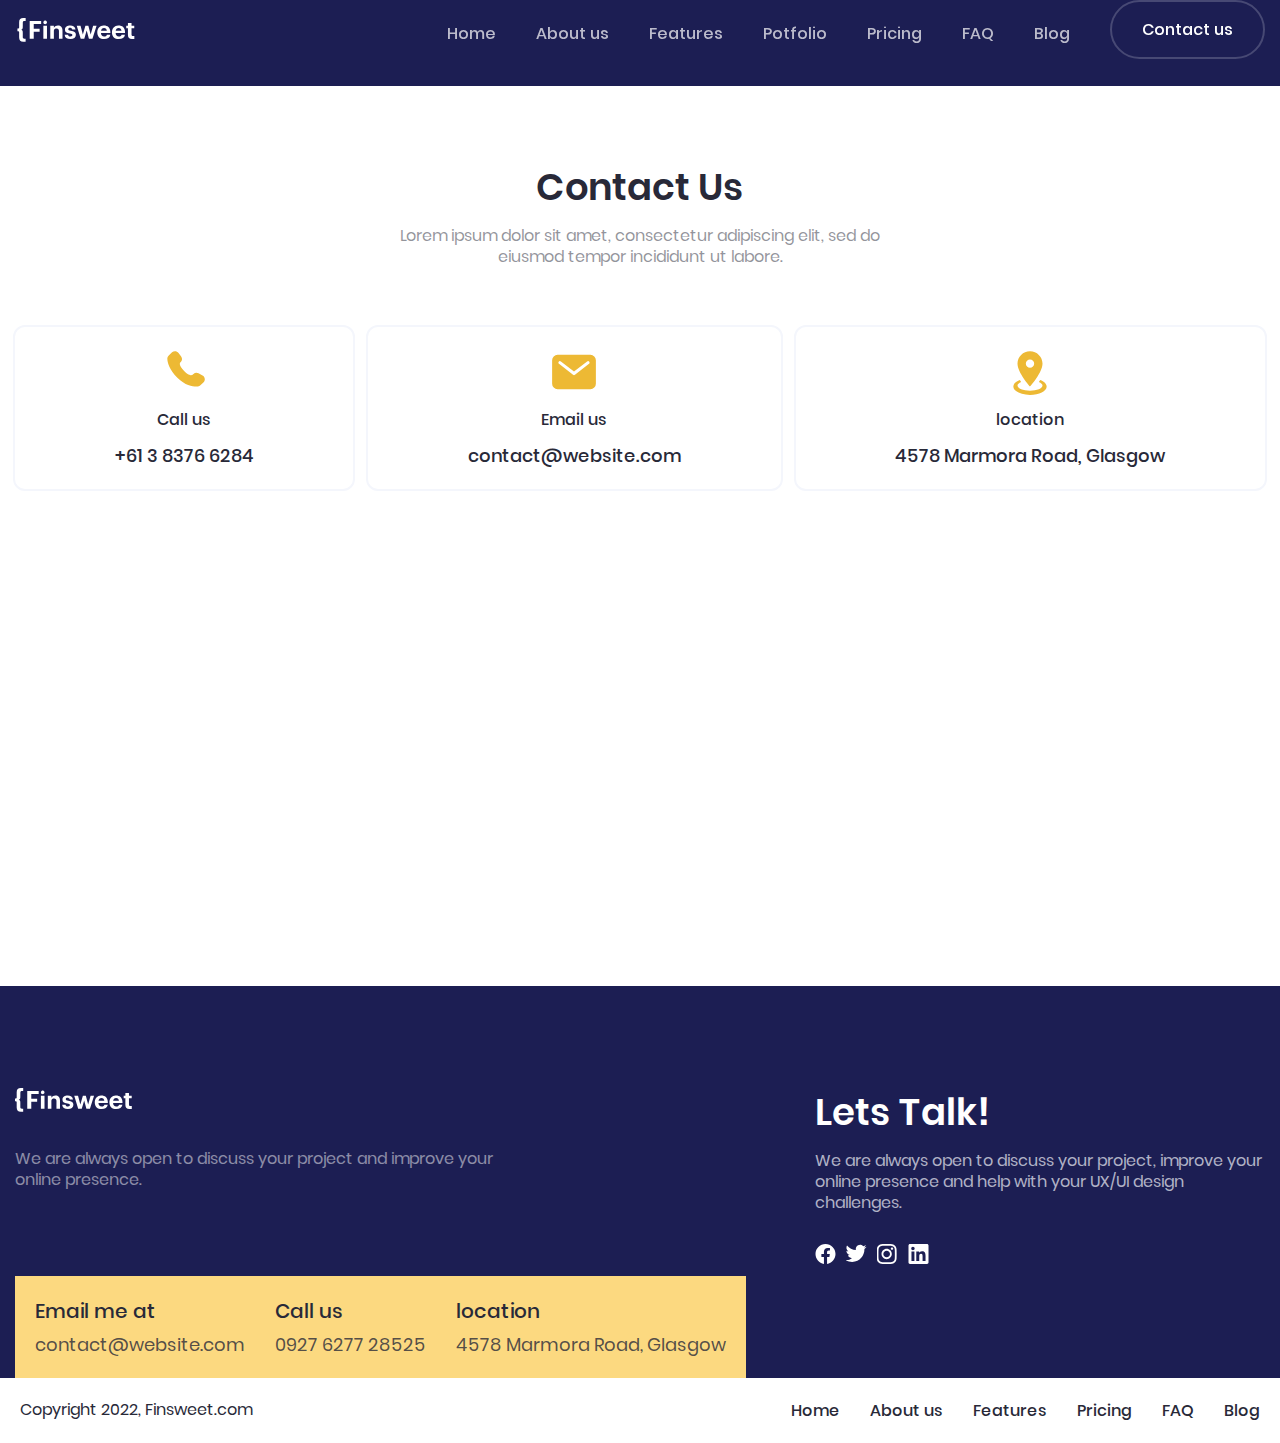
<file: contact.html>
<!DOCTYPE html>
<html class="page" lang="en">

<head>
    <meta charset="UTF-8">
    <meta name="viewport" content="width=device-width, initial-scale=1.0">
    <title>sellar Websites</title>
    <link rel="stylesheet" href="css/reapet-style/reapet-style.css">
    <link rel="stylesheet" href="css/styles/contact.css">
</head>

<body class="page__body">
    <!-- header start -->
    <header class="header">
        <div class="header__container container">
            <a class="header__logo logo" href="index.html">
                <svg class="logo__icon">
                    <use xlink:href="images/svg/sprite.svg#logo" />
                </svg>
            </a>
            <nav class="header__nav nav">
                <ul class="nav__list list-reset">
                    <li class="nav__item">
                        <a class="nav__link link with-link" href="index.html">
                            Home
                        </a>
                    </li>
                    <li class="nav__item">
                        <a class="nav__link link with-link" href="about.html">
                            About us
                        </a>
                    </li>
                    <li class="nav__item">
                        <a class="nav__link link with-link" href="features.html">
                            Features
                        </a>
                    </li>
                    <li class="nav__item">
                        <a class="nav__link link with-link" href="work.html">
                            Potfolio
                        </a>
                    </li>
                    <li class="nav__item">
                        <a class="nav__link link with-link" href="pricing.html">
                            Pricing
                        </a>
                    </li>
                    <li class="nav__item">
                        <a class="nav__link link with-link" href="faq.html">
                            FAQ
                        </a>
                    </li>
                    <li class="nav__item">
                        <a class="nav__link link with-link" href="blog.html">
                            Blog
                        </a>
                    </li>
                    <li class="nav__item nav__item_conntact">
                        <a class="nav__link nav__link_contact link with-link" href="contact.html">
                            Contact us
                        </a>
                    </li>
                </ul>
            </nav>
            <button class="header__burger burger button-reset">
                <span class="burger__line"></span>
                <span class="burger__line"></span>
                <span class="burger__line"></span>
            </button>
        </div>
    </header>
    <!-- header end -->

    <main class="main">
        <div class="main__overlay"></div>
        <!-- contact start -->
        <section class="contacts section">
            <div class="contacts__container">
                <div class="contacts__content">
                    <h1 class="contacts__title title">
                        Contact Us
                    </h1>
                    <p class="contacts__text text">
                        Lorem ipsum dolor sit amet, consectetur adipiscing elit, sed do eiusmod tempor incididunt ut
                        labore.
                    </p>
                </div>
                <ul class="contacts__list list-reset">
                    <li class="contacts__item">
                        <svg class="contacts__icon">
                            <use xlink:href="images/svg/sprite.svg#phone" />
                        </svg>
                        <span class="contacts__contact-text subtitle">
                            Call us
                        </span>
                        <a class="contacts__link link" href="tel:+61 3 8376 6284">
                            +61 3 8376 6284
                        </a>
                    </li>
                    <li class="contacts__item">
                        <svg class="contacts__icon">
                            <use xlink:href="images/svg/sprite.svg#email" />
                        </svg>
                        <span class="contacts__contact-text subtitle">
                            Email us
                        </span>
                        <a class="contacts__link link" href="mailto:contact@website.com">
                            contact@website.com
                        </a>
                    </li>
                    <li class="contacts__item">
                        <svg class="contacts__icon">
                            <use xlink:href="images/svg/sprite.svg#location" />
                        </svg>
                        <span class="contacts__contact-text subtitle">
                            location
                        </span>
                        <a class="contacts__link link" href="#">
                            4578 Marmora Road, Glasgow
                        </a>
                    </li>
                </ul>
            </div>
        </section>
        <!-- contact end -->
    </main>

    <!-- footer start -->
    <footer class="footer">
        <div class="footer__container container">
            <div class="footer__wrapper">
                <div class="footer__content">
                    <a class="footer__logo logo" href="index.html">
                        <svg class="logo__footer-icon">
                            <use xlink:href="images/svg/sprite.svg#logo" />
                        </svg>
                    </a>
                    <p class="footer__text text">
                        We are always open to discuss your project and improve your online presence.
                    </p>
                    <div class="footer__box">
                        <div class="footer__email-box contact">
                            <span class="footer__email footer__contact-text">
                                Email me at
                            </span>
                            <a class="footer__link link" href="mailto:contact@website.com">
                                contact@website.com
                            </a>
                        </div>
                        <div class="footer__phone-box contact">
                            <span class="footer__phone footer__contact-text">
                                Call us
                            </span>
                            <a class="footer__link link" href="tel:+927 6277 28525">
                                0927 6277 28525
                            </a>
                        </div>
                        <div class="footer__phone-box contact">
                            <span class="footer__phone footer__contact-text">
                                location
                            </span>
                            <span class="footer__location">
                                4578 Marmora Road, Glasgow
                            </span>
                        </div>
                    </div>
                </div>
                <div class="footer__talk-box">
                    <h3 class="footer__talk-title title">
                        Lets Talk!
                    </h3>
                    <p class="footer__talk-text text">
                        We are always open to discuss your project, improve your online presence and help with your
                        UX/UI
                        design
                        challenges.
                    </p>
                    <div class="footer__socials socials">
                        <a class="socials__link link" href="#">
                            <svg class="socials__icon">
                                <use xlink:href="images/svg/sprite.svg#facebook" />
                            </svg>
                        </a>
                        <a class="socials__link link" href="#">
                            <svg class="socials__icon">
                                <use xlink:href="images/svg/sprite.svg#twitter" />
                            </svg>
                        </a>
                        <a class="socials__link link" href="#">
                            <svg class="socials__icon">
                                <use xlink:href="images/svg/sprite.svg#intagram" />
                            </svg>
                        </a>
                        <a class="socials__link link" href="#">
                            <svg class="socials__icon">
                                <use xlink:href="images/svg/sprite.svg#in" />
                            </svg>
                        </a>
                    </div>
                </div>
            </div>
        </div>
        <div class="footer__bottom-box">
            <p class="footer__bottom-text text">
                Copyright 2022, Finsweet.com
            </p>
            <nav class="footer__nav">
                <ul class="footer__list list-reset">
                    <li class="footer__item">
                        <a class="footer__bottom-link link" href="index.html">
                            Home
                        </a>
                    </li>
                    <li class="footer__item">
                        <a class="footer__bottom-link link" href="about.html">
                            About us
                        </a>
                    </li>
                    <li class="footer__item">
                        <a class="footer__bottom-link link" href="features.html">
                            Features
                        </a>
                    </li>
                    <li class="footer__item">
                        <a class="footer__bottom-link link" href="pricing.html">
                            Pricing
                        </a>
                    </li>
                    <li class="footer__item">
                        <a class="footer__bottom-link link" href="faq.html">
                            FAQ
                        </a>
                    </li>
                    <li class="footer__item">
                        <a class="footer__bottom-link link" href="blog.html">
                            Blog
                        </a>
                    </li>
                </ul>
            </nav>
        </div>
    </footer>
    <!-- footer end -->

    <script src="js/main.js"></script>
</body>

</html>
</file>
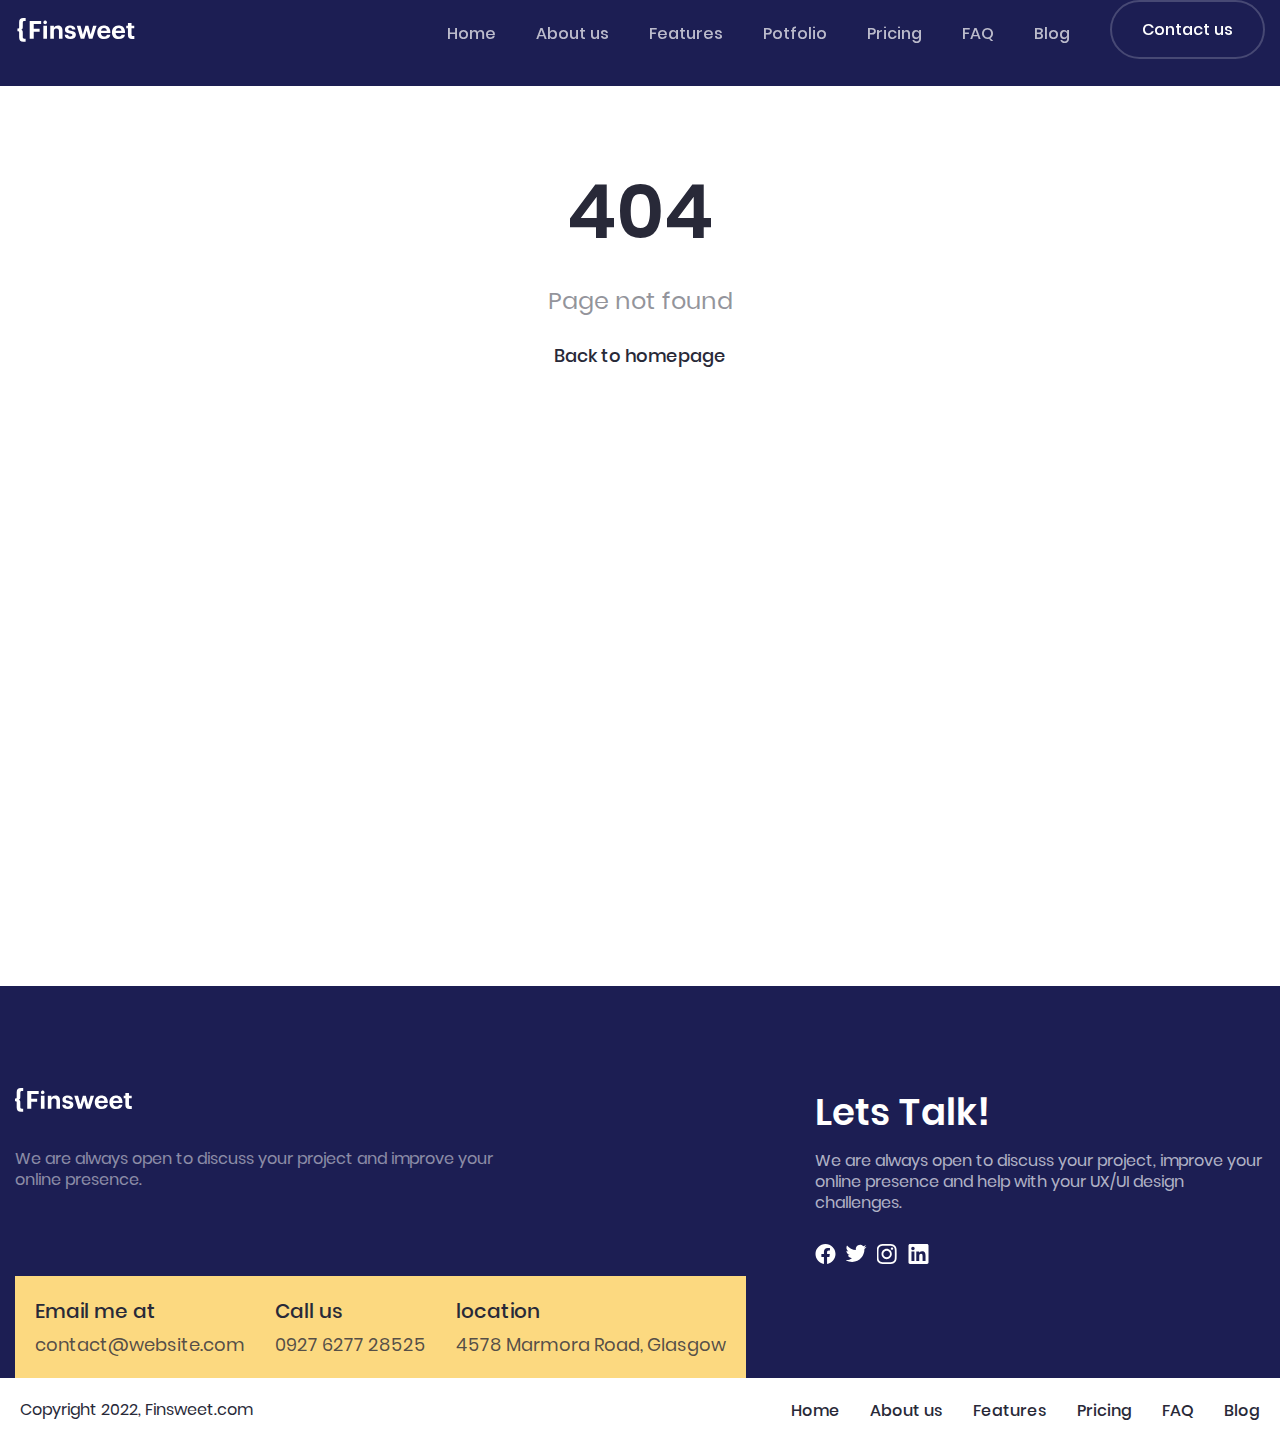
<file: error-page.html>
<!DOCTYPE html>
<html class="page" lang="en">

<head>
    <meta charset="UTF-8">
    <meta name="viewport" content="width=device-width, initial-scale=1.0">
    <title>sellar Websites</title>
    <link rel="stylesheet" href="css/reapet-style/reapet-style.css">
    <link rel="stylesheet" href="css/styles/error-page.css">
</head>

<body class="page__body">
    <!-- header start -->
    <header class="header">
        <div class="header__container container">
            <a class="header__logo logo" href="index.html">
                <svg class="logo__icon">
                    <use xlink:href="images/svg/sprite.svg#logo" />
                </svg>
            </a>
            <nav class="header__nav nav">
                <ul class="nav__list list-reset">
                    <li class="nav__item">
                        <a class="nav__link link with-link" href="index.html">
                            Home
                        </a>
                    </li>
                    <li class="nav__item">
                        <a class="nav__link link with-link" href="about.html">
                            About us
                        </a>
                    </li>
                    <li class="nav__item">
                        <a class="nav__link link with-link" href="features.html">
                            Features
                        </a>
                    </li>
                    <li class="nav__item">
                        <a class="nav__link link with-link" href="work.html">
                            Potfolio
                        </a>
                    </li>
                    <li class="nav__item">
                        <a class="nav__link link with-link" href="pricing.html">
                            Pricing
                        </a>
                    </li>
                    <li class="nav__item">
                        <a class="nav__link link with-link" href="faq.html">
                            FAQ
                        </a>
                    </li>
                    <li class="nav__item">
                        <a class="nav__link link with-link" href="blog.html">
                            Blog
                        </a>
                    </li>
                    <li class="nav__item nav__item_conntact">
                        <a class="nav__link nav__link_contact link with-link" href="signup.html">
                            Contact us
                        </a>
                    </li>
                </ul>
            </nav>
            <button class="header__burger burger button-reset">
                <span class="burger__line"></span>
                <span class="burger__line"></span>
                <span class="burger__line"></span>
            </button>
        </div>
    </header>
    <!-- header end -->

    <main class="main">
        <div class="main__overlay"></div>
        <!-- error page start -->
        <section class="error">
            <div class="error__container container">
                <h1 class="error__title title">
                    404
                </h1>
                <p class="error__text text">
                    Page not found
                </p>
                <a class="error__link link" href="index.html">
                    Back to homepage
                </a>
            </div>
        </section>
        <!-- error page end -->
    </main>

    <!-- footer start -->
    <footer class="footer">
        <div class="footer__container container">
            <div class="footer__wrapper">
                <div class="footer__content">
                    <a class="footer__logo logo" href="index.html">
                        <svg class="logo__footer-icon">
                            <use xlink:href="images/svg/sprite.svg#logo" />
                        </svg>
                    </a>
                    <p class="footer__text text">
                        We are always open to discuss your project and improve your online presence.
                    </p>
                    <div class="footer__box">
                        <div class="footer__email-box contact">
                            <span class="footer__email footer__contact-text">
                                Email me at
                            </span>
                            <a class="footer__link link" href="mailto:contact@website.com">
                                contact@website.com
                            </a>
                        </div>
                        <div class="footer__phone-box contact">
                            <span class="footer__phone footer__contact-text">
                                Call us
                            </span>
                            <a class="footer__link link" href="tel:+927 6277 28525">
                                0927 6277 28525
                            </a>
                        </div>
                        <div class="footer__phone-box contact">
                            <span class="footer__phone footer__contact-text">
                                location
                            </span>
                            <span class="footer__location">
                                4578 Marmora Road, Glasgow
                            </span>
                        </div>
                    </div>
                </div>
                <div class="footer__talk-box">
                    <h3 class="footer__talk-title title">
                        Lets Talk!
                    </h3>
                    <p class="footer__talk-text text">
                        We are always open to discuss your project, improve your online presence and help with your
                        UX/UI
                        design
                        challenges.
                    </p>
                    <div class="footer__socials socials">
                        <a class="socials__link link" href="#">
                            <svg class="socials__icon">
                                <use xlink:href="images/svg/sprite.svg#facebook" />
                            </svg>
                        </a>
                        <a class="socials__link link" href="#">
                            <svg class="socials__icon">
                                <use xlink:href="images/svg/sprite.svg#twitter" />
                            </svg>
                        </a>
                        <a class="socials__link link" href="#">
                            <svg class="socials__icon">
                                <use xlink:href="images/svg/sprite.svg#intagram" />
                            </svg>
                        </a>
                        <a class="socials__link link" href="#">
                            <svg class="socials__icon">
                                <use xlink:href="images/svg/sprite.svg#in" />
                            </svg>
                        </a>
                    </div>
                </div>
            </div>
        </div>
        <div class="footer__bottom-box">
            <p class="footer__bottom-text text">
                Copyright 2022, Finsweet.com
            </p>
            <nav class="footer__nav">
                <ul class="footer__list list-reset">
                    <li class="footer__item">
                        <a class="footer__bottom-link link" href="index.html">
                            Home
                        </a>
                    </li>
                    <li class="footer__item">
                        <a class="footer__bottom-link link" href="about.html">
                            About us
                        </a>
                    </li>
                    <li class="footer__item">
                        <a class="footer__bottom-link link" href="features.html">
                            Features
                        </a>
                    </li>
                    <li class="footer__item">
                        <a class="footer__bottom-link link" href="pricing.html">
                            Pricing
                        </a>
                    </li>
                    <li class="footer__item">
                        <a class="footer__bottom-link link" href="faq.html">
                            FAQ
                        </a>
                    </li>
                    <li class="footer__item">
                        <a class="footer__bottom-link link" href="blog.html">
                            Blog
                        </a>
                    </li>
                </ul>
            </nav>
        </div>
    </footer>
    <!-- footer end -->

    <script src="js/main.js"></script>
</body>

</html>
</file>
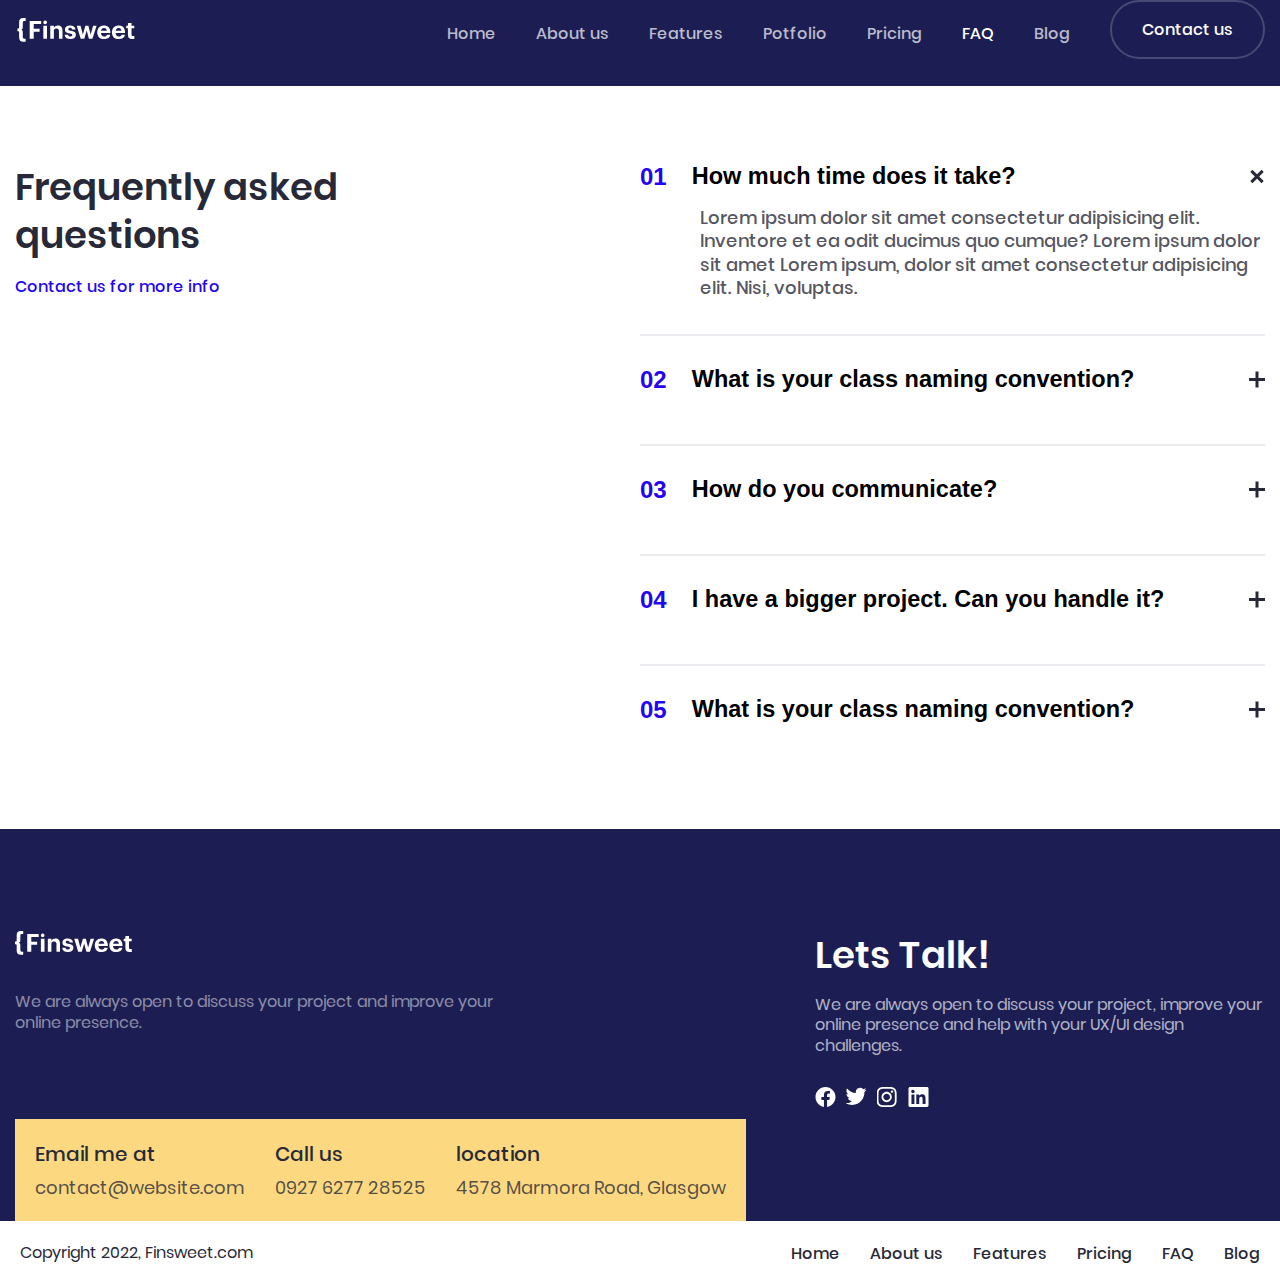
<file: faq.html>
<!DOCTYPE html>
<html class="page" lang="en">

<head>
    <meta charset="UTF-8">
    <meta name="viewport" content="width=device-width, initial-scale=1.0">
    <title>sellar Websites</title>
    <link rel="stylesheet" href="css/reapet-style/reapet-style.css">
    <link rel="stylesheet" href="css/styles/faq.css">
</head>

<body class="page__body">
    <!-- header start -->
    <header class="header">
        <div class="header__container container">
            <a class="header__logo logo" href="index.html">
                <svg class="logo__icon">
                    <use xlink:href="images/svg/sprite.svg#logo" />
                </svg>
            </a>
            <nav class="header__nav nav">
                <ul class="nav__list list-reset">
                    <li class="nav__item">
                        <a class="nav__link link with-link" href="index.html">
                            Home
                        </a>
                    </li>
                    <li class="nav__item">
                        <a class="nav__link link with-link" href="about.html">
                            About us
                        </a>
                    </li>
                    <li class="nav__item">
                        <a class="nav__link link with-link" href="features.html">
                            Features
                        </a>
                    </li>
                    <li class="nav__item">
                        <a class="nav__link link with-link" href="work.html">
                            Potfolio
                        </a>
                    </li>
                    <li class="nav__item">
                        <a class="nav__link link with-link" href="pricing.html">
                            Pricing
                        </a>
                    </li>
                    <li class="nav__item">
                        <a class="nav__link link with-link" href="faq.html">
                            FAQ
                        </a>
                    </li>
                    <li class="nav__item">
                        <a class="nav__link link with-link" href="blog.html">
                            Blog
                        </a>
                    </li>
                    <li class="nav__item nav__item_conntact">
                        <a class="nav__link nav__link_contact link with-link" href="contact.html">
                            Contact us
                        </a>
                    </li>
                </ul>
            </nav>
            <button class="header__burger burger button-reset">
                <span class="burger__line"></span>
                <span class="burger__line"></span>
                <span class="burger__line"></span>
            </button>
        </div>
    </header>
    <!-- header end -->

    <!-- questions start -->
    <section class="questions section">
        <div class="questions__container container">
            <div class="questions__content">
                <h3 class="questions__title title">
                    Frequently asked questions
                </h3>
                <a class="questions__link link" href="contact.html">
                    Contact us for more info
                </a>
            </div>
            <div class="accordion" data-accordion="accordion1">
                <div class="accordion__item">
                    <button class="accordion__button button-reset">
                        How much time does it take?
                        <span class="accordion__line accordion__line_horizontal line-active"></span>
                        <span class="accordion__line accordion__line_vertical line-active"></span>
                    </button>
                    <div class="accordion__collapse accordion__collapse_open">
                        <div class="accordion__body">
                            <p class="accordion__body-text text">Lorem ipsum dolor sit amet consectetur adipisicing
                                elit.
                                Inventore et ea odit ducimus quo
                                cumque? Lorem
                                ipsum dolor sit amet Lorem ipsum, dolor sit amet consectetur adipisicing elit. Nisi,
                                voluptas.
                            </p>
                        </div>
                    </div>
                </div>
                <div class="accordion__item">
                    <button class="accordion__button button-reset">
                        What is your class naming convention?
                        <span class="accordion__line accordion__line_horizontal"></span>
                        <span class="accordion__line accordion__line_vertical"></span>
                    </button>
                    <div class="accordion__collapse">
                        <div class="accordion__body">
                            <p class="accordion__body-text text">Lorem ipsum dolor sit amet Lorem ipsum dolor sit amet
                                consectetur adipisicing elit. Harum,
                                eius!
                            </p>
                        </div>
                    </div>
                </div>
                <div class="accordion__item">
                    <button class="accordion__button button-reset">
                        How do you communicate?
                        <span class="accordion__line accordion__line_horizontal"></span>
                        <span class="accordion__line accordion__line_vertical"></span>
                    </button>
                    <div class="accordion__collapse">
                        <div class="accordion__body">
                            <p class="accordion__body-text text">Lorem ipsum dolor sit amet Lorem ipsum dolor sit amet
                                consectetur adipisicing elit.
                                Temporibus,
                                repudiandae!
                            </p>
                        </div>
                    </div>
                </div>
                <div class="accordion__item">
                    <button class="accordion__button button-reset">
                        I have a bigger project. Can you handle it?
                        <span class="accordion__line accordion__line_horizontal"></span>
                        <span class="accordion__line accordion__line_vertical"></span>
                    </button>
                    <div class="accordion__collapse">
                        <div class="accordion__body">
                            <p class="accordion__body-text text">Lorem ipsum dolor sit amet Lorem ipsum dolor sit amet
                                consectetur adipisicing elit.
                                Temporibus,
                                repudiandae!
                            </p>
                        </div>
                    </div>
                </div>
                <div class="accordion__item">
                    <button class="accordion__button button-reset">
                        What is your class naming convention?
                        <span class="accordion__line accordion__line_horizontal"></span>
                        <span class="accordion__line accordion__line_vertical"></span>
                    </button>
                    <div class="accordion__collapse">
                        <div class="accordion__body">
                            <p class="accordion__body-text text">Lorem ipsum dolor sit amet Lorem ipsum dolor sit amet
                                consectetur adipisicing elit.
                                Temporibus,
                                repudiandae!
                            </p>
                        </div>
                    </div>
                </div>
            </div>
        </div>
    </section>
    <!-- questions end -->

    <!-- footer start -->
    <footer class="footer">
        <div class="footer__container container">
            <div class="footer__wrapper">
                <div class="footer__content">
                    <a class="footer__logo logo" href="index.html">
                        <svg class="logo__footer-icon">
                            <use xlink:href="images/svg/sprite.svg#logo" />
                        </svg>
                    </a>
                    <p class="footer__text text">
                        We are always open to discuss your project and improve your online presence.
                    </p>
                    <div class="footer__box">
                        <div class="footer__email-box contact">
                            <span class="footer__email footer__contact-text">
                                Email me at
                            </span>
                            <a class="footer__link link" href="mailto:contact@website.com">
                                contact@website.com
                            </a>
                        </div>
                        <div class="footer__phone-box contact">
                            <span class="footer__phone footer__contact-text">
                                Call us
                            </span>
                            <a class="footer__link link" href="tel:+927 6277 28525">
                                0927 6277 28525
                            </a>
                        </div>
                        <div class="footer__phone-box contact">
                            <span class="footer__phone footer__contact-text">
                                location
                            </span>
                            <span class="footer__location">
                                4578 Marmora Road, Glasgow
                            </span>
                        </div>
                    </div>
                </div>
                <div class="footer__talk-box">
                    <h3 class="footer__talk-title title">
                        Lets Talk!
                    </h3>
                    <p class="footer__talk-text text">
                        We are always open to discuss your project, improve your online presence and help with your
                        UX/UI
                        design
                        challenges.
                    </p>
                    <div class="footer__socials socials">
                        <a class="socials__link link" href="#">
                            <svg class="socials__icon">
                                <use xlink:href="images/svg/sprite.svg#facebook" />
                            </svg>
                        </a>
                        <a class="socials__link link" href="#">
                            <svg class="socials__icon">
                                <use xlink:href="images/svg/sprite.svg#twitter" />
                            </svg>
                        </a>
                        <a class="socials__link link" href="#">
                            <svg class="socials__icon">
                                <use xlink:href="images/svg/sprite.svg#intagram" />
                            </svg>
                        </a>
                        <a class="socials__link link" href="#">
                            <svg class="socials__icon">
                                <use xlink:href="images/svg/sprite.svg#in" />
                            </svg>
                        </a>
                    </div>
                </div>
            </div>
        </div>
        <div class="footer__bottom-box">
            <p class="footer__bottom-text text">
                Copyright 2022, Finsweet.com
            </p>
            <nav class="footer__nav">
                <ul class="footer__list list-reset">
                    <li class="footer__item">
                        <a class="footer__bottom-link link" href="index.html">
                            Home
                        </a>
                    </li>
                    <li class="footer__item">
                        <a class="footer__bottom-link link" href="about.html">
                            About us
                        </a>
                    </li>
                    <li class="footer__item">
                        <a class="footer__bottom-link link" href="features.html">
                            Features
                        </a>
                    </li>
                    <li class="footer__item">
                        <a class="footer__bottom-link link" href="pricing.html">
                            Pricing
                        </a>
                    </li>
                    <li class="footer__item">
                        <a class="footer__bottom-link link" href="faq.html">
                            FAQ
                        </a>
                    </li>
                    <li class="footer__item">
                        <a class="footer__bottom-link link" href="blog.html">
                            Blog
                        </a>
                    </li>
                </ul>
            </nav>
        </div>
    </footer>
    <!-- footer end -->


    <script src="js/accordion.js"></script>
    <script src="js/main.js"></script>
</body>

</html>
</file>
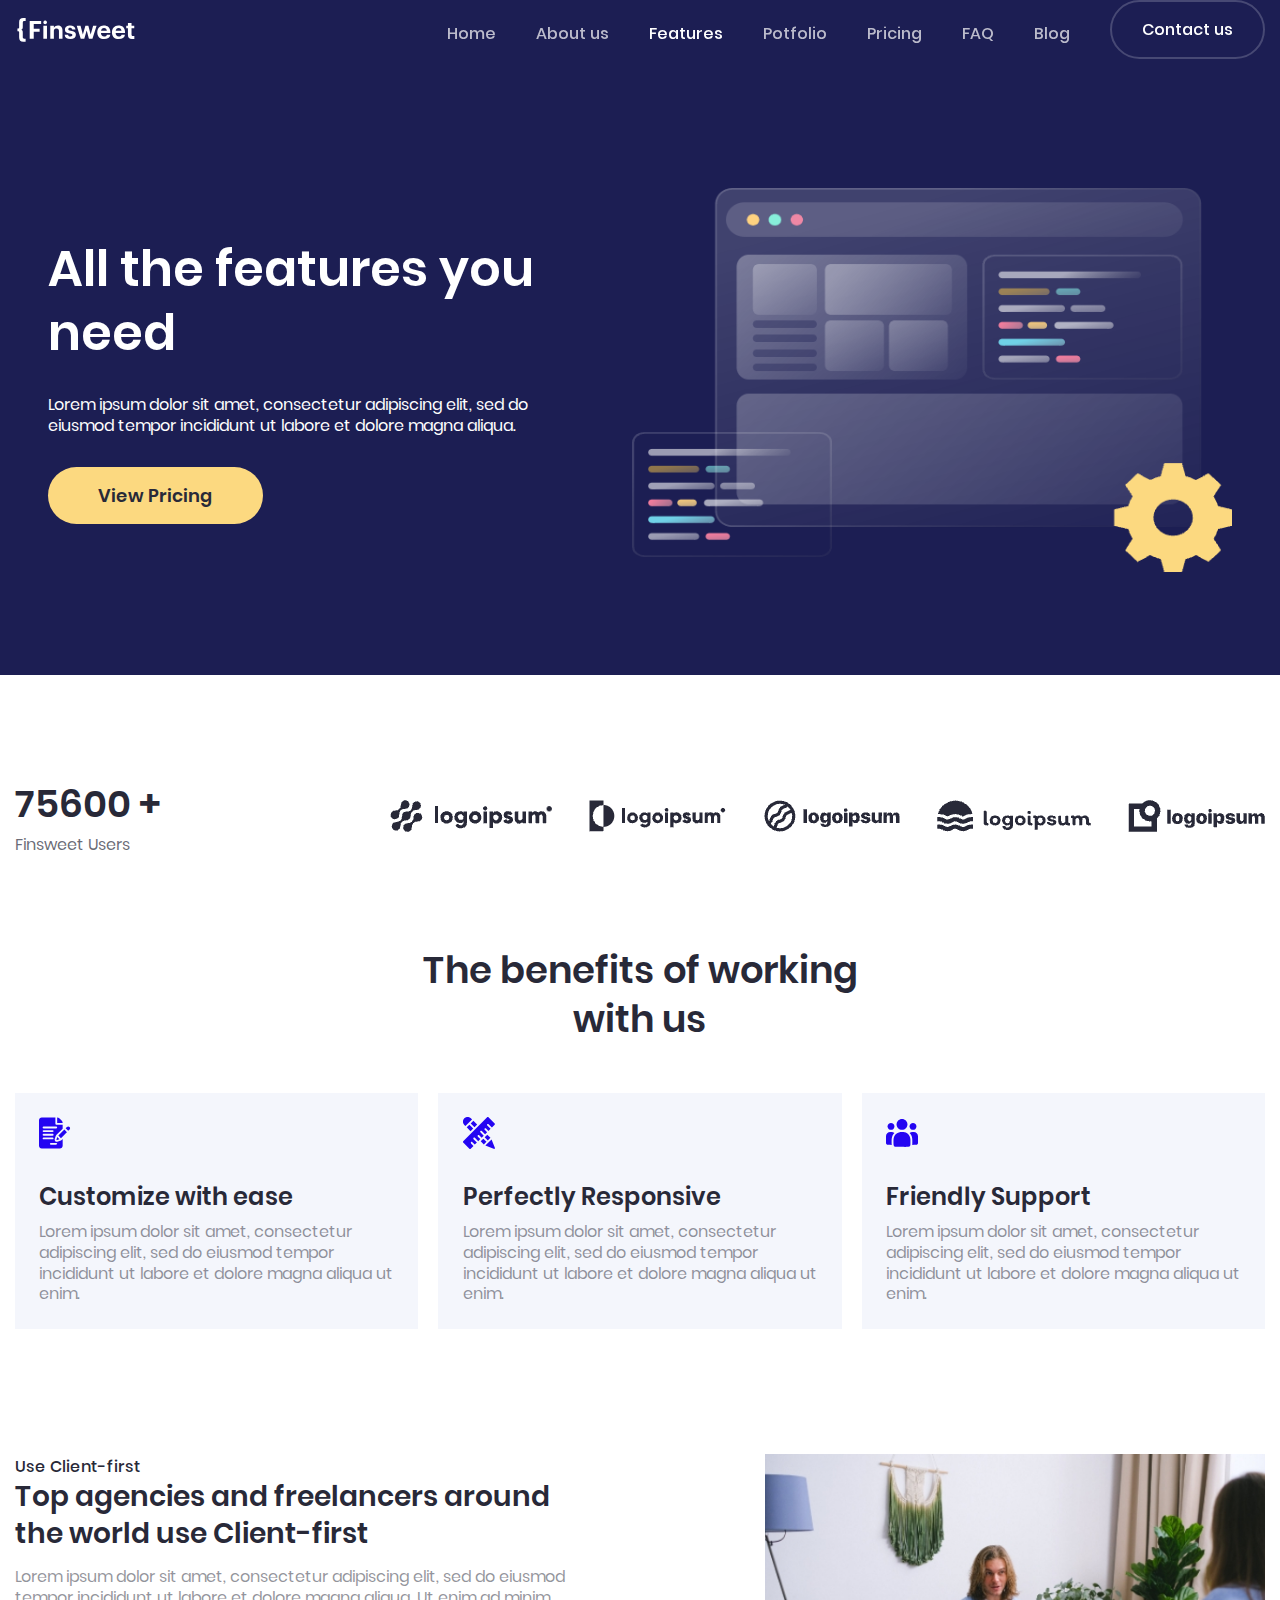
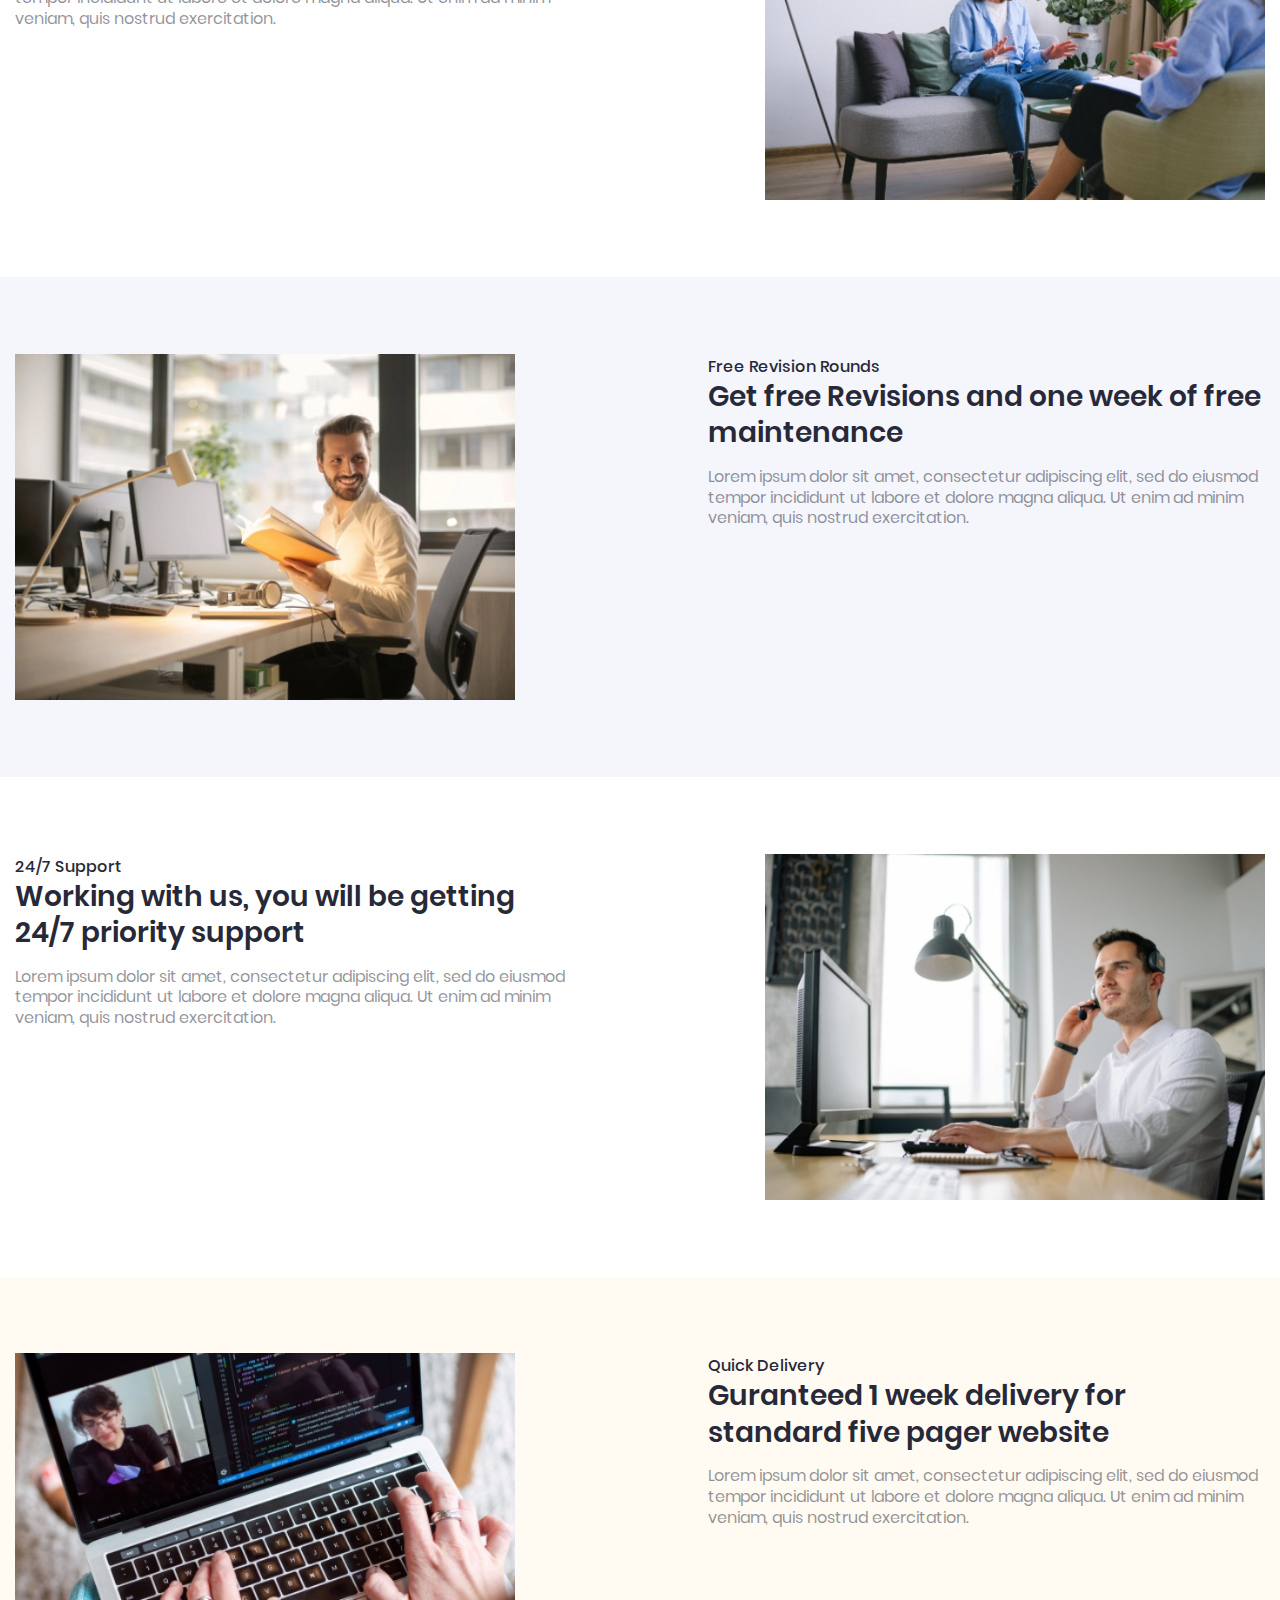
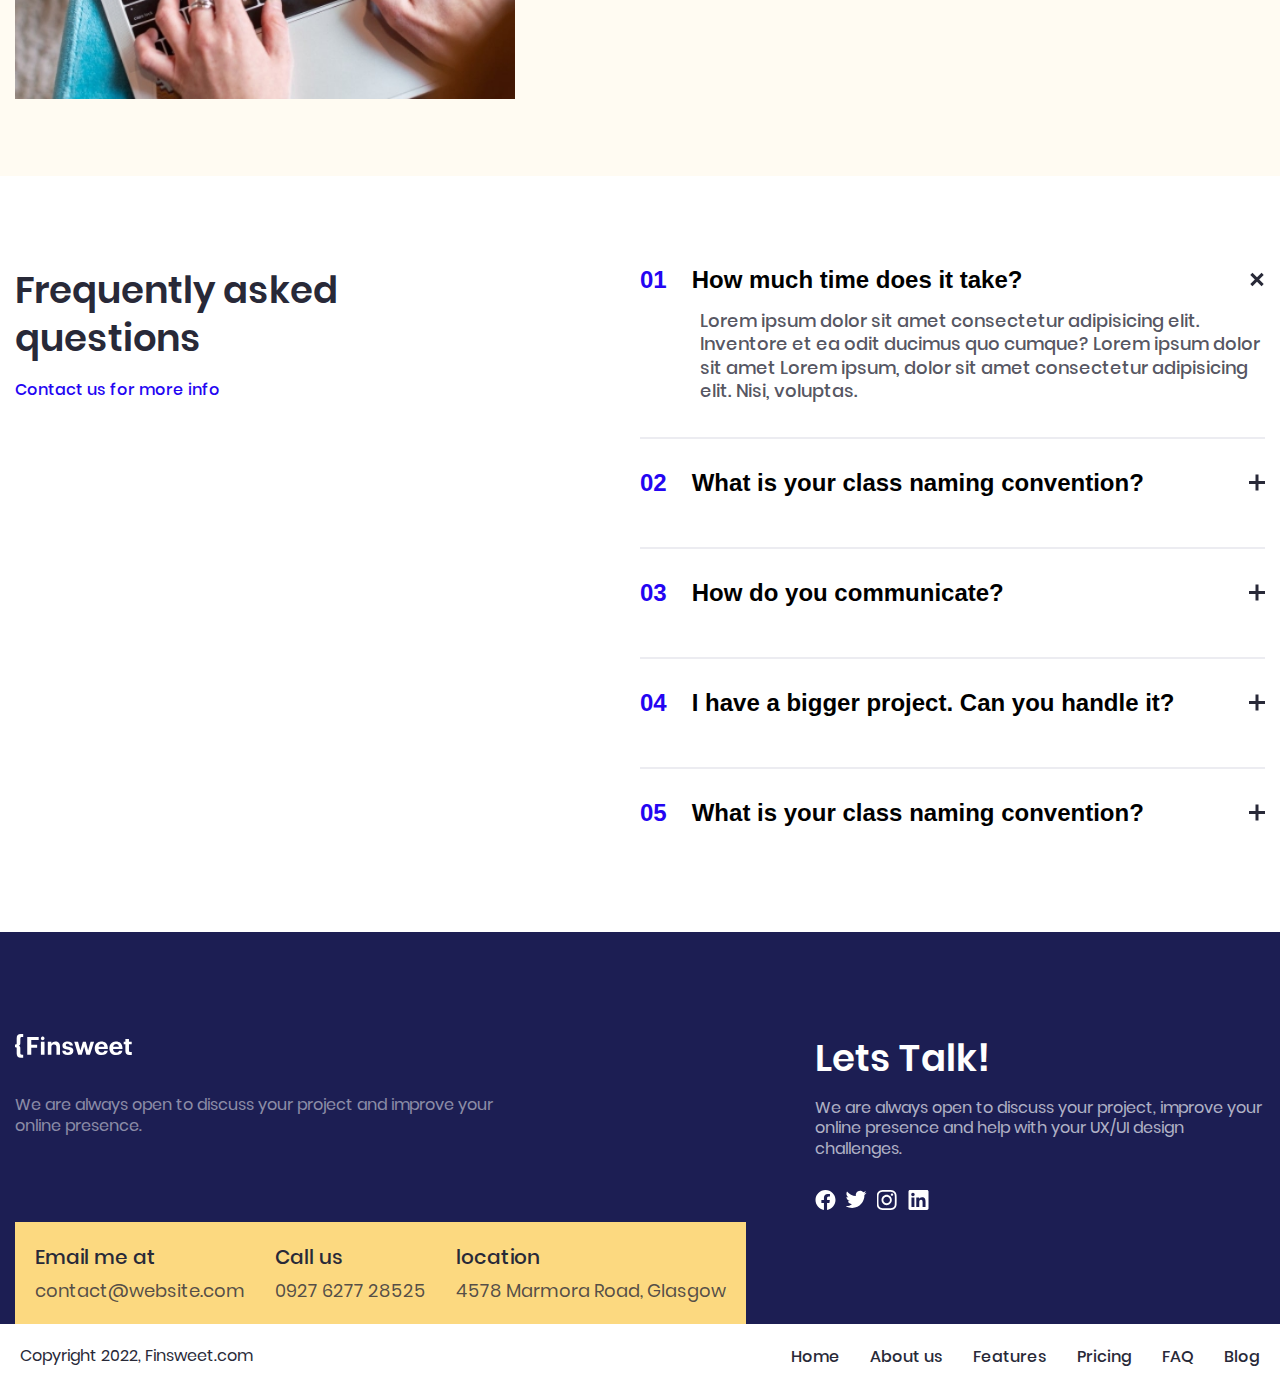
<file: features.html>
<!DOCTYPE html>
<html class="page" lang="en">

<head>
    <meta charset="UTF-8">
    <meta name="viewport" content="width=device-width, initial-scale=1.0">
    <title>sellar Websites</title>
    <link rel="stylesheet" href="css/reapet-style/reapet-style.css">
    <link rel="stylesheet" href="css/styles/features.css">
</head>

<body class="page__body">
    <!-- header start -->
    <header class="header">
        <div class="header__container container">
            <a class="header__logo logo" href="index.html">
                <svg class="logo__icon">
                    <use xlink:href="images/svg/sprite.svg#logo" />
                </svg>
            </a>
            <nav class="header__nav nav">
                <ul class="nav__list list-reset">
                    <li class="nav__item">
                        <a class="nav__link link with-link" href="index.html">
                            Home
                        </a>
                    </li>
                    <li class="nav__item">
                        <a class="nav__link link with-link" href="about.html">
                            About us
                        </a>
                    </li>
                    <li class="nav__item">
                        <a class="nav__link link with-link" href="features.html">
                            Features
                        </a>
                    </li>
                    <li class="nav__item">
                        <a class="nav__link link with-link" href="work.html">
                            Potfolio
                        </a>
                    </li>
                    <li class="nav__item">
                        <a class="nav__link link with-link" href="pricing.html">
                            Pricing
                        </a>
                    </li>
                    <li class="nav__item">
                        <a class="nav__link link with-link" href="faq.html">
                            FAQ
                        </a>
                    </li>
                    <li class="nav__item">
                        <a class="nav__link link with-link" href="blog.html">
                            Blog
                        </a>
                    </li>
                    <li class="nav__item nav__item_conntact">
                        <a class="nav__link nav__link_contact link with-link" href="contact.html">
                            Contact us
                        </a>
                    </li>
                </ul>
            </nav>
            <button class="header__burger burger button-reset">
                <span class="burger__line"></span>
                <span class="burger__line"></span>
                <span class="burger__line"></span>
            </button>
        </div>
    </header>
    <!-- header end -->

    <main class="main">
        <div class="main__overlay"></div>
        <!-- hero start -->
        <section class="hero section">
            <div class="hero__container">
                <div class="hero__wrapper">
                    <div class="hero__content">
                        <h1 class="hero__title important-title">
                            All the features you need
                        </h1>
                        <p class="hero__text text">
                            Lorem ipsum dolor sit amet, consectetur adipiscing elit, sed do eiusmod tempor incididunt ut
                            labore et dolore magna aliqua.
                        </p>
                        <a class="hero__link link" href="pricing.html">
                            View Pricing
                        </a>
                    </div>
                    <img class="hero__img img" src="images/Feature-hero-img.png" alt="Feature-hero-img" loading="lazy">
                </div>
                <div class="hero-benefits__wrapper container">
                    <div class="hero-benefits__number-counting-box">
                        <span class="hero-benefits__number-plus">
                            <span class="benefits__number" data-count="100000">0</span>
                            +
                        </span>
                        <span class="hero-benefits__users">
                            Finsweet Users
                        </span>
                    </div>
                    <ul class="hero-benefits__company-list list-reset">
                        <li class="hero-benefits__company-item">
                            <a class="hero-benefits__img-link link" href="#">
                                <img class="hero-benefits__company-img img" src="images/logo1.png" alt=""
                                    loading="lazy">
                            </a>
                        </li>
                        <li class="hero-benefits__company-item">
                            <a class="hero-benefits__img-link link" href="#">
                                <img class="hero-benefits__company-img img" src="images/logo2.png" alt=""
                                    loading="lazy">
                            </a>
                        </li>
                        <li class="hero-benefits__company-item">
                            <a class="hero-benefits__img-link link" href="#">
                                <img class="hero-benefits__company-img img" src="images/logo3.png" alt=""
                                    loading="lazy">
                            </a>
                        </li>
                        <li class="hero-benefits__company-item">
                            <a class="hero-benefits__img-link link" href="#">
                                <img class="hero-benefits__company-img img" src="images/logo4.png" alt=""
                                    loading="lazy">
                            </a>
                        </li>
                        <li class="hero-benefits__company-item">
                            <a class="hero-benefits__img-link link" href="#">
                                <img class="hero-benefits__company-img img" src="images/logo5.png" alt=""
                                    loading="lazy">
                            </a>
                        </li>
                    </ul>
                </div>
            </div>
        </section>
        <!-- hero end -->

        <!-- benefits start -->
        <section class="benefits section">
            <div class="benefits__container container">
                <div class="benefits__content">
                    <h2 class="benefits__title title">
                        The benefits of working with us
                    </h2>
                </div>
                <ul class="benefits__list list-reset section">
                    <li class="benefits__item">
                        <svg class="benefits__icon icon">
                            <use xlink:href="images/svg/sprite.svg#list" />
                        </svg>
                        <h3 class="benefits__item-title title">
                            Customize with ease
                        </h3>
                        <p class="benefits__item-text text">
                            Lorem ipsum dolor sit amet, consectetur adipiscing elit, sed do eiusmod tempor incididunt ut
                            labore et dolore magna aliqua ut enim.
                        </p>
                    </li>
                    <li class="benefits__item">
                        <svg class="benefits__icon icon">
                            <use xlink:href="images/svg/sprite.svg#rule" />
                        </svg>
                        <h3 class="benefits__item-title title">
                            Perfectly Responsive
                        </h3>
                        <p class="benefits__item-text text">
                            Lorem ipsum dolor sit amet, consectetur adipiscing elit, sed do eiusmod tempor incididunt ut
                            labore et dolore magna aliqua ut enim.
                        </p>
                    </li>
                    <li class="benefits__item">
                        <svg class="benefits__icon icon">
                            <use xlink:href="images/svg/sprite.svg#workers" />
                        </svg>
                        <h3 class="benefits__item-title title">
                            Friendly Support
                        </h3>
                        <p class="benefits__item-text text">
                            Lorem ipsum dolor sit amet, consectetur adipiscing elit, sed do eiusmod tempor incididunt ut
                            labore et dolore magna aliqua ut enim.
                        </p>
                    </li>
                </ul>
            </div>
            <div class="benefits__wrapper info">
                <div class="info__content">
                    <div class="info__container container">
                        <div class="info__box">
                            <span class="info__subtitle subtitle">
                                Use Client-first
                            </span>
                            <h2 class="info__title title">
                                Top agencies and freelancers around the world use
                                Client-first
                            </h2>
                            <p class="info__text text">
                                Lorem ipsum dolor sit amet, consectetur adipiscing elit, sed do eiusmod tempor
                                incididunt ut labore et dolore magna aliqua. Ut enim ad minim veniam, quis nostrud
                                exercitation.
                            </p>
                        </div>
                        <img class="info__img img" src="images/discussion.jpeg" alt="discussion" loading="lazy">
                    </div>
                </div>
                <div class="info__content">
                    <div class="info__container container">
                        <img class="info__img img" src="images/book-man.jpeg" alt="book-man" loading="lazy">
                        <div class="info__box">
                            <span class="info__subtitle subtitle">
                                Free Revision Rounds
                            </span>
                            <h2 class="info__title title">
                                Get free Revisions and one week of free maintenance
                            </h2>
                            <p class="info__text text">
                                Lorem ipsum dolor sit amet, consectetur adipiscing elit, sed do eiusmod tempor
                                incididunt ut labore et dolore magna aliqua. Ut enim ad minim veniam, quis nostrud
                                exercitation.
                            </p>
                        </div>
                    </div>
                </div>
                <div class="info__content">
                    <div class="info__container container">
                        <div class="info__box">
                            <span class="info__subtitle subtitle">
                                24/7 Support
                            </span>
                            <h2 class="info__title title">
                                Working with us, you will be getting 24/7 priority support
                            </h2>
                            <p class="info__text text">
                                Lorem ipsum dolor sit amet, consectetur adipiscing elit, sed do eiusmod tempor
                                incididunt ut labore et dolore magna aliqua. Ut enim ad minim veniam, quis nostrud
                                exercitation.
                            </p>
                        </div>
                        <img class="info__img img" src="images/phone-man.jpeg" alt="phone-man" loading="lazy">
                    </div>
                </div>
                <div class="info__content">
                    <div class="info__container container">
                        <img class="info__img img" src="images/laptop.jpeg" alt="laptop" loading="lazy">
                        <div class="info__box">
                            <span class="info__subtitle subtitle">
                                Quick Delivery
                            </span>
                            <h2 class="info__title title">
                                Guranteed 1 week delivery for standard five pager website
                            </h2>
                            <p class="info__text text">
                                Lorem ipsum dolor sit amet, consectetur adipiscing elit, sed do eiusmod tempor
                                incididunt ut labore et dolore magna aliqua. Ut enim ad minim veniam, quis nostrud
                                exercitation.
                            </p>
                        </div>
                    </div>
                </div>
            </div>
        </section>
        <!-- benefits end -->

        <!-- questions start -->
        <section class="questions section">
            <div class="questions__container container">
                <div class="questions__content">
                    <h3 class="questions__title title">
                        Frequently asked questions
                    </h3>
                    <a class="questions__link link" href="contact.html">
                        Contact us for more info
                    </a>
                </div>
                <div class="accordion" data-accordion="accordion1">
                    <div class="accordion__item">
                        <button class="accordion__button button-reset">
                            How much time does it take?
                            <span class="accordion__line accordion__line_horizontal line-active"></span>
                            <span class="accordion__line accordion__line_vertical line-active"></span>
                        </button>
                        <div class="accordion__collapse accordion__collapse_open">
                            <div class="accordion__body">
                                <p class="accordion__body-text text">Lorem ipsum dolor sit amet consectetur adipisicing
                                    elit.
                                    Inventore et ea odit ducimus quo
                                    cumque? Lorem
                                    ipsum dolor sit amet Lorem ipsum, dolor sit amet consectetur adipisicing elit. Nisi,
                                    voluptas.
                                </p>
                            </div>
                        </div>
                    </div>
                    <div class="accordion__item">
                        <button class="accordion__button button-reset">
                            What is your class naming convention?
                            <span class="accordion__line accordion__line_horizontal"></span>
                            <span class="accordion__line accordion__line_vertical"></span>
                        </button>
                        <div class="accordion__collapse">
                            <div class="accordion__body">
                                <p class="accordion__body-text text">Lorem ipsum dolor sit amet Lorem ipsum dolor sit
                                    amet
                                    consectetur adipisicing elit. Harum,
                                    eius!
                                </p>
                            </div>
                        </div>
                    </div>
                    <div class="accordion__item">
                        <button class="accordion__button button-reset">
                            How do you communicate?
                            <span class="accordion__line accordion__line_horizontal"></span>
                            <span class="accordion__line accordion__line_vertical"></span>
                        </button>
                        <div class="accordion__collapse">
                            <div class="accordion__body">
                                <p class="accordion__body-text text">Lorem ipsum dolor sit amet Lorem ipsum dolor sit
                                    amet
                                    consectetur adipisicing elit.
                                    Temporibus,
                                    repudiandae!
                                </p>
                            </div>
                        </div>
                    </div>
                    <div class="accordion__item">
                        <button class="accordion__button button-reset">
                            I have a bigger project. Can you handle it?
                            <span class="accordion__line accordion__line_horizontal"></span>
                            <span class="accordion__line accordion__line_vertical"></span>
                        </button>
                        <div class="accordion__collapse">
                            <div class="accordion__body">
                                <p class="accordion__body-text text">Lorem ipsum dolor sit amet Lorem ipsum dolor sit
                                    amet
                                    consectetur adipisicing elit.
                                    Temporibus,
                                    repudiandae!
                                </p>
                            </div>
                        </div>
                    </div>
                    <div class="accordion__item">
                        <button class="accordion__button button-reset">
                            What is your class naming convention?
                            <span class="accordion__line accordion__line_horizontal"></span>
                            <span class="accordion__line accordion__line_vertical"></span>
                        </button>
                        <div class="accordion__collapse">
                            <div class="accordion__body">
                                <p class="accordion__body-text text">Lorem ipsum dolor sit amet Lorem ipsum dolor sit
                                    amet
                                    consectetur adipisicing elit.
                                    Temporibus,
                                    repudiandae!
                                </p>
                            </div>
                        </div>
                    </div>
                </div>
            </div>
        </section>
        <!-- questions end -->
    </main>

    <!-- footer start -->
    <footer class="footer">
        <div class="footer__container container">
            <div class="footer__wrapper">
                <div class="footer__content">
                    <a class="footer__logo logo" href="index.html">
                        <svg class="logo__footer-icon">
                            <use xlink:href="images/svg/sprite.svg#logo" />
                        </svg>
                    </a>
                    <p class="footer__text text">
                        We are always open to discuss your project and improve your online presence.
                    </p>
                    <div class="footer__box">
                        <div class="footer__email-box contact">
                            <span class="footer__email footer__contact-text">
                                Email me at
                            </span>
                            <a class="footer__link link" href="mailto:contact@website.com">
                                contact@website.com
                            </a>
                        </div>
                        <div class="footer__phone-box contact">
                            <span class="footer__phone footer__contact-text">
                                Call us
                            </span>
                            <a class="footer__link link" href="tel:+927 6277 28525">
                                0927 6277 28525
                            </a>
                        </div>
                        <div class="footer__phone-box contact">
                            <span class="footer__phone footer__contact-text">
                                location
                            </span>
                            <span class="footer__location">
                                4578 Marmora Road, Glasgow
                            </span>
                        </div>
                    </div>
                </div>
                <div class="footer__talk-box">
                    <h3 class="footer__talk-title title">
                        Lets Talk!
                    </h3>
                    <p class="footer__talk-text text">
                        We are always open to discuss your project, improve your online presence and help with your
                        UX/UI
                        design
                        challenges.
                    </p>
                    <div class="footer__socials socials">
                        <a class="socials__link link" href="#">
                            <svg class="socials__icon">
                                <use xlink:href="images/svg/sprite.svg#facebook" />
                            </svg>
                        </a>
                        <a class="socials__link link" href="#">
                            <svg class="socials__icon">
                                <use xlink:href="images/svg/sprite.svg#twitter" />
                            </svg>
                        </a>
                        <a class="socials__link link" href="#">
                            <svg class="socials__icon">
                                <use xlink:href="images/svg/sprite.svg#intagram" />
                            </svg>
                        </a>
                        <a class="socials__link link" href="#">
                            <svg class="socials__icon">
                                <use xlink:href="images/svg/sprite.svg#in" />
                            </svg>
                        </a>
                    </div>
                </div>
            </div>
        </div>
        <div class="footer__bottom-box">
            <p class="footer__bottom-text text">
                Copyright 2022, Finsweet.com
            </p>
            <nav class="footer__nav">
                <ul class="footer__list list-reset">
                    <li class="footer__item">
                        <a class="footer__bottom-link link" href="index.html">
                            Home
                        </a>
                    </li>
                    <li class="footer__item">
                        <a class="footer__bottom-link link" href="about.html">
                            About us
                        </a>
                    </li>
                    <li class="footer__item">
                        <a class="footer__bottom-link link" href="features.html">
                            Features
                        </a>
                    </li>
                    <li class="footer__item">
                        <a class="footer__bottom-link link" href="pricing.html">
                            Pricing
                        </a>
                    </li>
                    <li class="footer__item">
                        <a class="footer__bottom-link link" href="faq.html">
                            FAQ
                        </a>
                    </li>
                    <li class="footer__item">
                        <a class="footer__bottom-link link" href="blog.html">
                            Blog
                        </a>
                    </li>
                </ul>
            </nav>
        </div>
    </footer>
    <!-- footer end -->

    <script src="js/numberCounting.js"></script>
    <script src="js/accordion.js"></script>
    <script src="js/main.js"></script>
</body>

</html>
</file>
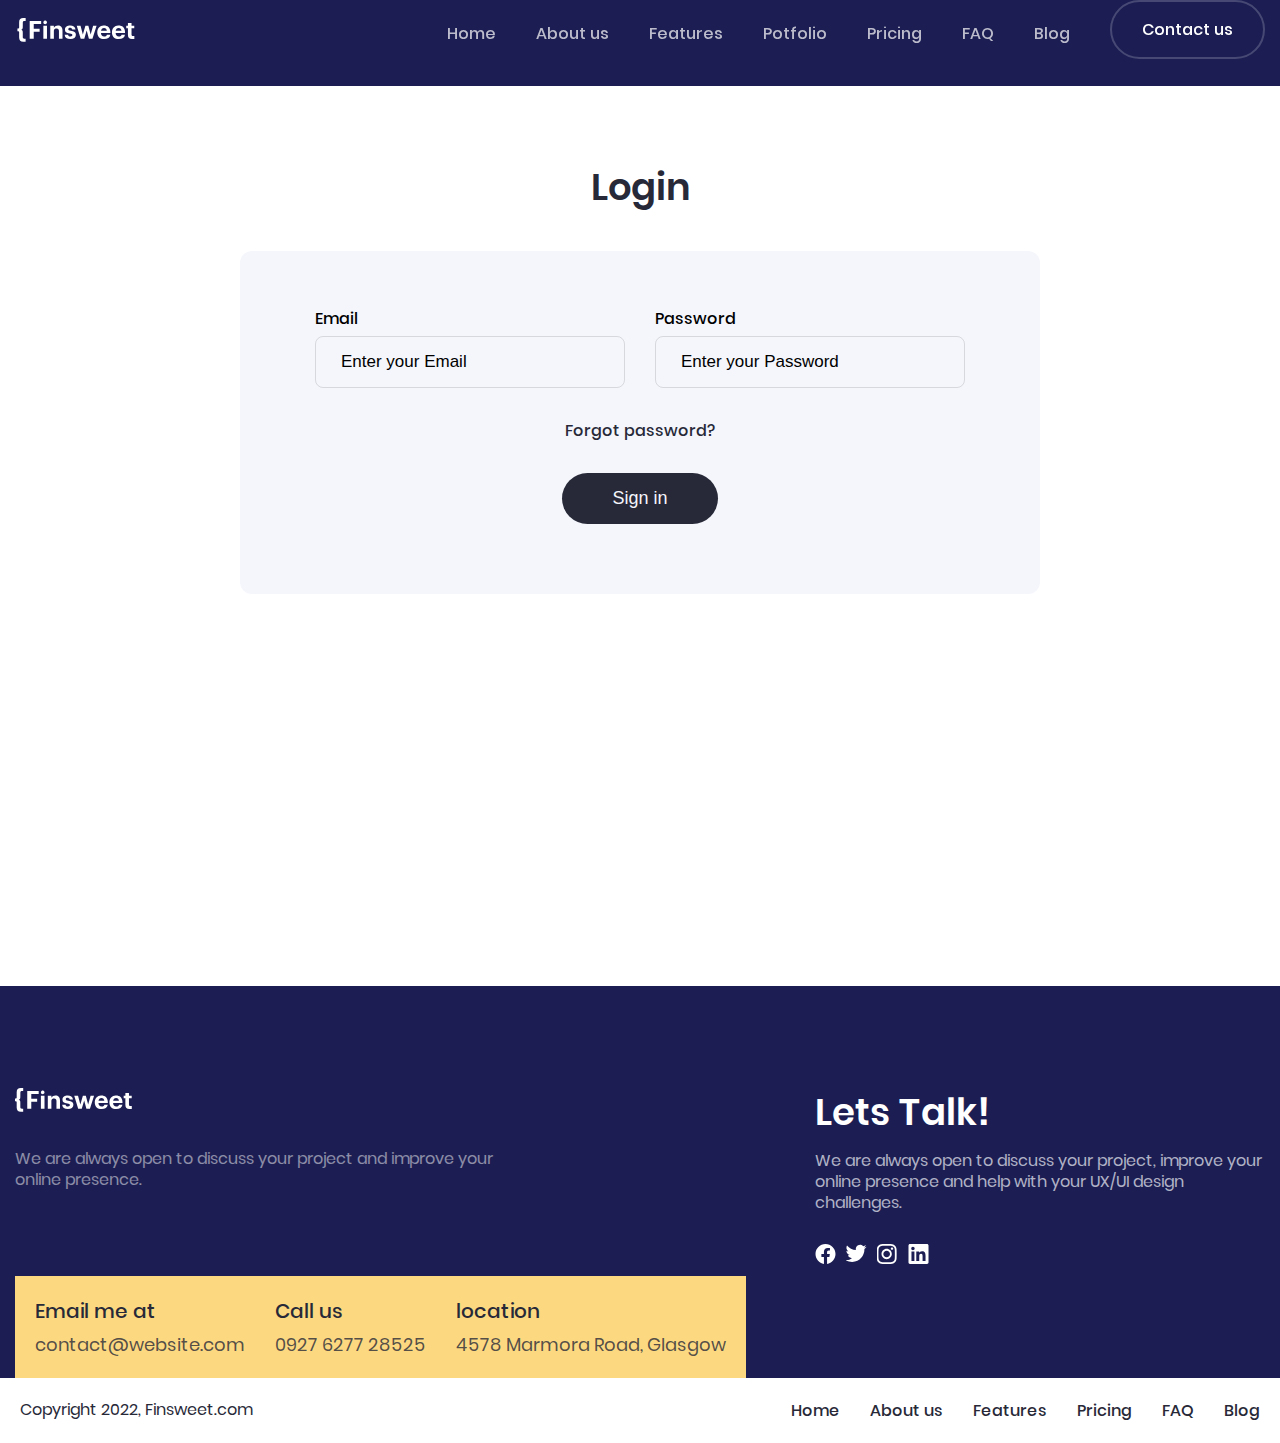
<file: login.html>
<!DOCTYPE html>
<html class="page" lang="en">

<head>
    <meta charset="UTF-8">
    <meta name="viewport" content="width=device-width, initial-scale=1.0">
    <title>sellar Websites</title>
    <link rel="stylesheet" href="css/reapet-style/reapet-style.css">
    <link rel="stylesheet" href="css/styles/login.css">
</head>

<body class="page__body">
    <!-- header start -->
    <header class="header">
        <div class="header__container container">
            <a class="header__logo logo" href="index.html">
                <svg class="logo__icon">
                    <use xlink:href="images/svg/sprite.svg#logo" />
                </svg>
            </a>
            <nav class="header__nav nav">
                <ul class="nav__list list-reset">
                    <li class="nav__item">
                        <a class="nav__link link with-link" href="index.html">
                            Home
                        </a>
                    </li>
                    <li class="nav__item">
                        <a class="nav__link link with-link" href="about.html">
                            About us
                        </a>
                    </li>
                    <li class="nav__item">
                        <a class="nav__link link with-link" href="features.html">
                            Features
                        </a>
                    </li>
                    <li class="nav__item">
                        <a class="nav__link link with-link" href="work.html">
                            Potfolio
                        </a>
                    </li>
                    <li class="nav__item">
                        <a class="nav__link link with-link" href="pricing.html">
                            Pricing
                        </a>
                    </li>
                    <li class="nav__item">
                        <a class="nav__link link with-link" href="faq.html">
                            FAQ
                        </a>
                    </li>
                    <li class="nav__item">
                        <a class="nav__link link with-link" href="blog.html">
                            Blog
                        </a>
                    </li>
                    <li class="nav__item nav__item_conntact">
                        <a class="nav__link nav__link_contact link with-link" href="login.html">
                            Contact us
                        </a>
                    </li>
                </ul>
            </nav>
            <button class="header__burger burger button-reset">
                <span class="burger__line"></span>
                <span class="burger__line"></span>
                <span class="burger__line"></span>
            </button>
        </div>
    </header>
    <!-- header end -->

    <main class="main">
        <div class="main__overlay"></div>
        <!-- login start -->
        <section class="login section">
            <div class="login__container">
                <div class="login__content">
                    <h1 class="login__title title">
                        Login
                    </h1>
                </div>
                <form class="login__form" action="#" name="form" method="post" enctype="multipart/form-data">
                    <div class="login__box">
                        <label class="login__label">
                            Email
                            <input class="login__input input" type="email" placeholder="Enter your Email" required>
                        </label>
                        <label class="login__label">
                            Password
                            <input class="login__input input" type="password" placeholder="Enter your Password"
                                required>
                        </label>
                    </div>
                    <div class="login__forgot-box">
                        <a class="login__forgot-link link" href="signup.html">
                            Forgot password?
                        </a>
                    </div>
                    <div class="login__btn-box">
                        <button class="login__btn button-reset" type="submit">
                            Sign in
                        </button>
                    </div>
                </form>
            </div>
        </section>
        <!-- login end -->
    </main>

    <footer class="footer">
        <div class="footer__container container">
            <div class="footer__wrapper">
                <div class="footer__content">
                    <a class="footer__logo logo" href="index.html">
                        <svg class="logo__footer-icon">
                            <use xlink:href="images/svg/sprite.svg#logo" />
                        </svg>
                    </a>
                    <p class="footer__text text">
                        We are always open to discuss your project and improve your online presence.
                    </p>
                    <div class="footer__box">
                        <div class="footer__email-box contact">
                            <span class="footer__email footer__contact-text">
                                Email me at
                            </span>
                            <a class="footer__link link" href="mailto:contact@website.com">
                                contact@website.com
                            </a>
                        </div>
                        <div class="footer__phone-box contact">
                            <span class="footer__phone footer__contact-text">
                                Call us
                            </span>
                            <a class="footer__link link" href="tel:+927 6277 28525">
                                0927 6277 28525
                            </a>
                        </div>
                        <div class="footer__phone-box contact">
                            <span class="footer__phone footer__contact-text">
                                location
                            </span>
                            <span class="footer__location">
                                4578 Marmora Road, Glasgow
                            </span>
                        </div>
                    </div>
                </div>
                <div class="footer__talk-box">
                    <h3 class="footer__talk-title title">
                        Lets Talk!
                    </h3>
                    <p class="footer__talk-text text">
                        We are always open to discuss your project, improve your online presence and help with your
                        UX/UI
                        design
                        challenges.
                    </p>
                    <div class="footer__socials socials">
                        <a class="socials__link link" href="#">
                            <svg class="socials__icon">
                                <use xlink:href="images/svg/sprite.svg#facebook" />
                            </svg>
                        </a>
                        <a class="socials__link link" href="#">
                            <svg class="socials__icon">
                                <use xlink:href="images/svg/sprite.svg#twitter" />
                            </svg>
                        </a>
                        <a class="socials__link link" href="#">
                            <svg class="socials__icon">
                                <use xlink:href="images/svg/sprite.svg#intagram" />
                            </svg>
                        </a>
                        <a class="socials__link link" href="#">
                            <svg class="socials__icon">
                                <use xlink:href="images/svg/sprite.svg#in" />
                            </svg>
                        </a>
                    </div>
                </div>
            </div>
        </div>
        <div class="footer__bottom-box">
            <p class="footer__bottom-text text">
                Copyright 2022, Finsweet.com
            </p>
            <nav class="footer__nav">
                <ul class="footer__list list-reset">
                    <li class="footer__item">
                        <a class="footer__bottom-link link" href="index.html">
                            Home
                        </a>
                    </li>
                    <li class="footer__item">
                        <a class="footer__bottom-link link" href="about.html">
                            About us
                        </a>
                    </li>
                    <li class="footer__item">
                        <a class="footer__bottom-link link" href="features.html">
                            Features
                        </a>
                    </li>
                    <li class="footer__item">
                        <a class="footer__bottom-link link" href="pricing.html">
                            Pricing
                        </a>
                    </li>
                    <li class="footer__item">
                        <a class="footer__bottom-link link" href="faq.html">
                            FAQ
                        </a>
                    </li>
                    <li class="footer__item">
                        <a class="footer__bottom-link link" href="blog.html">
                            Blog
                        </a>
                    </li>
                </ul>
            </nav>
        </div>
    </footer>

    <script src="js/main.js"></script>
</body>

</html>
</file>
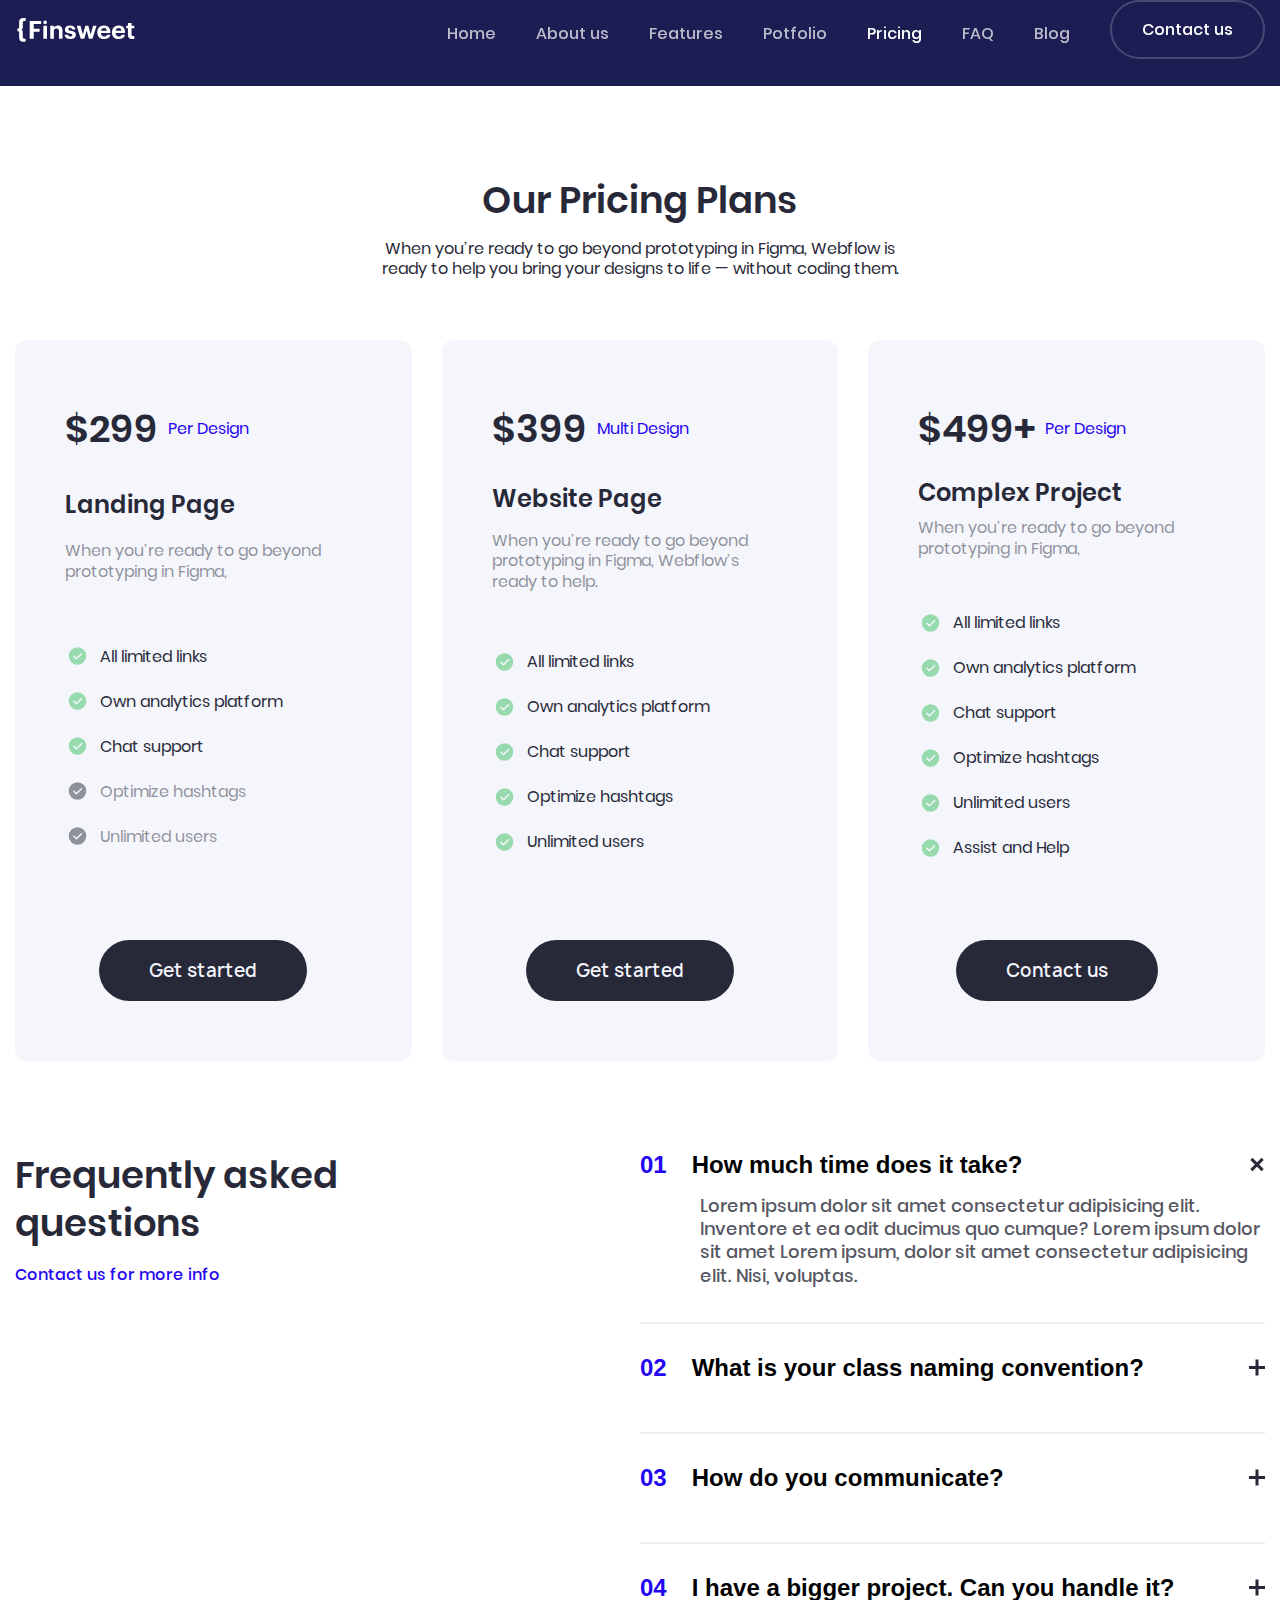
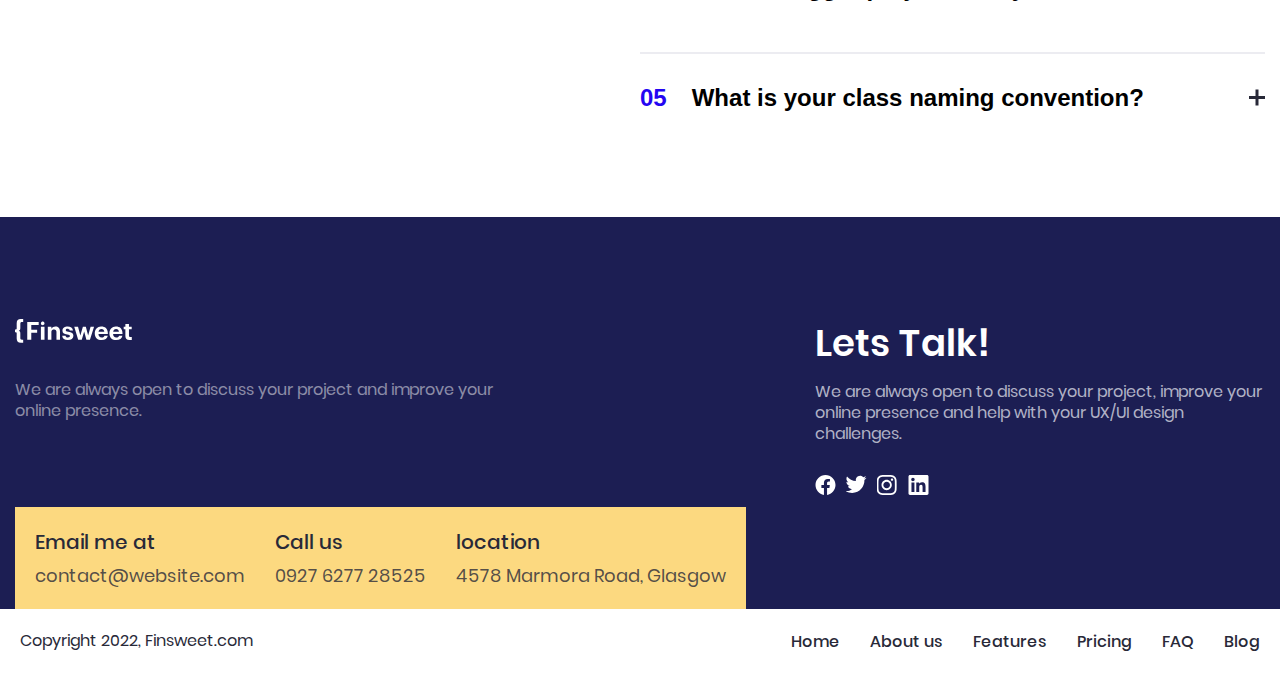
<file: pricing.html>
<!DOCTYPE html>
<html class="page" lang="en">

<head>
    <meta charset="UTF-8">
    <meta name="viewport" content="width=device-width, initial-scale=1.0">
    <title>sellar Websites</title>
    <link rel="stylesheet" href="css/reapet-style/reapet-style.css">
    <link rel="stylesheet" href="css/styles/pricing.css">
</head>

<body class="page__body">
    <!-- header start -->
    <header class="header">
        <div class="header__container container">
            <a class="header__logo logo" href="index.html">
                <svg class="logo__icon">
                    <use xlink:href="images/svg/sprite.svg#logo" />
                </svg>
            </a>
            <nav class="header__nav nav">
                <ul class="nav__list list-reset">
                    <li class="nav__item">
                        <a class="nav__link link with-link" href="index.html">
                            Home
                        </a>
                    </li>
                    <li class="nav__item">
                        <a class="nav__link link with-link" href="about.html">
                            About us
                        </a>
                    </li>
                    <li class="nav__item">
                        <a class="nav__link link with-link" href="features.html">
                            Features
                        </a>
                    </li>
                    <li class="nav__item">
                        <a class="nav__link link with-link" href="work.html">
                            Potfolio
                        </a>
                    </li>
                    <li class="nav__item">
                        <a class="nav__link link with-link" href="pricing.html">
                            Pricing
                        </a>
                    </li>
                    <li class="nav__item">
                        <a class="nav__link link with-link" href="faq.html">
                            FAQ
                        </a>
                    </li>
                    <li class="nav__item">
                        <a class="nav__link link with-link" href="blog.html">
                            Blog
                        </a>
                    </li>
                    <li class="nav__item nav__item_conntact">
                        <a class="nav__link nav__link_contact link with-link" href="contact.html">
                            Contact us
                        </a>
                    </li>
                </ul>
            </nav>
            <button class="header__burger burger button-reset">
                <span class="burger__line"></span>
                <span class="burger__line"></span>
                <span class="burger__line"></span>
            </button>
        </div>
    </header>
    <!-- header end -->

    <main class="main">
        <div class="main__overlay"></div>
        <!-- pricing start -->
        <section class="pricing section">
            <div class="pricing__container container">
                <div class="pricing__content">
                    <h1 class="pricing__title title">
                        Our Pricing Plans
                    </h1>
                    <p class="pricing__text text">
                        When you’re ready to go beyond prototyping in Figma, Webflow is ready to help you bring your
                        designs to life — without coding them.
                    </p>
                </div>
                <ul class="pricing__list list-reset">
                    <li class="pricing__item">
                        <div class="pricing__price-box">
                            <span class="pricing__price">
                                $299
                            </span>
                            <span class="pricing__price-text">
                                Per Design
                            </span>
                        </div>
                        <h2 class="pricing__item-title title">
                            Landing Page
                        </h2>
                        <p class="pricing__item-text text">
                            When you’re ready to go beyond prototyping in Figma,
                        </p>
                        <ul class="pricing__limited-list list-reset">
                            <li class="pricing__limited_item">
                                <svg class="pricing__icon">
                                    <use xlink:href="images/svg/sprite.svg#pointer" />
                                </svg>
                                <span class="pricing__limited_text">
                                    All limited links
                                </span>
                            </li>
                            <li class="pricing__limited_item">
                                <svg class="pricing__icon">
                                    <use xlink:href="images/svg/sprite.svg#pointer" />
                                </svg>
                                <span class="pricing__limited_text">
                                    Own analytics platform
                                </span>
                            </li>
                            <li class="pricing__limited_item">
                                <svg class="pricing__icon">
                                    <use xlink:href="images/svg/sprite.svg#pointer" />
                                </svg>
                                <span class="pricing__limited_text">
                                    Chat support
                                </span>
                            </li>
                            <li class="pricing__limited_item">
                                <svg class="pricing__icon pricing__icon_important">
                                    <use xlink:href="images/svg/sprite.svg#pointer" />
                                </svg>
                                <span class="pricing__limited_text pricing__limited_text_important">
                                    Optimize hashtags
                                </span>
                            </li>
                            <li class="pricing__limited_item">
                                <svg class="pricing__icon pricing__icon_important">
                                    <use xlink:href="images/svg/sprite.svg#pointer" />
                                </svg>
                                <span class="pricing__limited_text pricing__limited_text_important">
                                    Unlimited users
                                </span>
                            </li>
                        </ul>
                        <div class="pricing__button-box">
                            <button class="pricing__button btn button-reset">
                                Get started
                            </button>
                        </div>
                    </li>
                    <li class="pricing__item">
                        <div class="pricing__price-box">
                            <span class="pricing__price">
                                $399
                            </span>
                            <span class="pricing__price-text">
                                Multi Design
                            </span>
                        </div>
                        <h2 class="pricing__item-title title">
                            Website Page
                        </h2>
                        <p class="pricing__item-text text">
                            When you’re ready to go beyond prototyping in Figma, Webflow’s ready to help.
                        </p>
                        <ul class="pricing__limited-list list-reset">
                            <li class="pricing__limited_item">
                                <svg class="pricing__icon">
                                    <use xlink:href="images/svg/sprite.svg#pointer" />
                                </svg>
                                <span class="pricing__limited_text">
                                    All limited links
                                </span>
                            </li>
                            <li class="pricing__limited_item">
                                <svg class="pricing__icon">
                                    <use xlink:href="images/svg/sprite.svg#pointer" />
                                </svg>
                                <span class="pricing__limited_text">
                                    Own analytics platform
                                </span>
                            </li>
                            <li class="pricing__limited_item">
                                <svg class="pricing__icon">
                                    <use xlink:href="images/svg/sprite.svg#pointer" />
                                </svg>
                                <span class="pricing__limited_text">
                                    Chat support
                                </span>
                            </li>
                            <li class="pricing__limited_item">
                                <svg class="pricing__icon">
                                    <use xlink:href="images/svg/sprite.svg#pointer" />
                                </svg>
                                <span class="pricing__limited_text">
                                    Optimize hashtags
                                </span>
                            </li>
                            <li class="pricing__limited_item">
                                <svg class="pricing__icon">
                                    <use xlink:href="images/svg/sprite.svg#pointer" />
                                </svg>
                                <span class="pricing__limited_text">
                                    Unlimited users
                                </span>
                            </li>
                        </ul>
                        <div class="pricing__button-box">
                            <button class="pricing__button btn button-reset">
                                Get started
                            </button>
                        </div>
                    </li>
                    <li class="pricing__item">
                        <div class="pricing__price-box">
                            <span class="pricing__price">
                                $499+
                            </span>
                            <span class="pricing__price-text">
                                Per Design
                            </span>
                        </div>
                        <h2 class="pricing__item-title title">
                            Complex Project
                        </h2>
                        <p class="pricing__item-text text">
                            When you’re ready to go beyond prototyping in Figma,
                        </p>
                        <ul class="pricing__limited-list list-reset">
                            <li class="pricing__limited_item">
                                <svg class="pricing__icon">
                                    <use xlink:href="images/svg/sprite.svg#pointer" />
                                </svg>
                                <span class="pricing__limited_text">
                                    All limited links
                                </span>
                            </li>
                            <li class="pricing__limited_item">
                                <svg class="pricing__icon">
                                    <use xlink:href="images/svg/sprite.svg#pointer" />
                                </svg>
                                <span class="pricing__limited_text">
                                    Own analytics platform
                                </span>
                            </li>
                            <li class="pricing__limited_item">
                                <svg class="pricing__icon">
                                    <use xlink:href="images/svg/sprite.svg#pointer" />
                                </svg>
                                <span class="pricing__limited_text">
                                    Chat support
                                </span>
                            </li>
                            <li class="pricing__limited_item">
                                <svg class="pricing__icon">
                                    <use xlink:href="images/svg/sprite.svg#pointer" />
                                </svg>
                                <span class="pricing__limited_text">
                                    Optimize hashtags
                                </span>
                            </li>
                            <li class="pricing__limited_item">
                                <svg class="pricing__icon">
                                    <use xlink:href="images/svg/sprite.svg#pointer" />
                                </svg>
                                <span class="pricing__limited_text">
                                    Unlimited users
                                </span>
                            </li>
                            <li class="pricing__limited_item">
                                <svg class="pricing__icon">
                                    <use xlink:href="images/svg/sprite.svg#pointer" />
                                </svg>
                                <span class="pricing__limited_text">
                                    Assist and Help
                                </span>
                            </li>
                        </ul>
                        <div class="pricing__button-box">
                            <button class="pricing__button btn button-reset">
                                Contact us
                            </button>
                        </div>
                    </li>
                </ul>
            </div>
        </section>
        <!-- pricing end -->

        <!-- questions start -->
        <section class="questions section">
            <div class="questions__container container">
                <div class="questions__content">
                    <h3 class="questions__title title">
                        Frequently asked questions
                    </h3>
                    <a class="questions__link link" href="contact.html">
                        Contact us for more info
                    </a>
                </div>
                <div class="accordion" data-accordion="accordion1">
                    <div class="accordion__item">
                        <button class="accordion__button button-reset">
                            How much time does it take?
                            <span class="accordion__line accordion__line_horizontal line-active"></span>
                            <span class="accordion__line accordion__line_vertical line-active"></span>
                        </button>
                        <div class="accordion__collapse accordion__collapse_open">
                            <div class="accordion__body">
                                <p class="accordion__body-text text">Lorem ipsum dolor sit amet consectetur adipisicing
                                    elit.
                                    Inventore et ea odit ducimus quo
                                    cumque? Lorem
                                    ipsum dolor sit amet Lorem ipsum, dolor sit amet consectetur adipisicing elit. Nisi,
                                    voluptas.
                                </p>
                            </div>
                        </div>
                    </div>
                    <div class="accordion__item">
                        <button class="accordion__button button-reset">
                            What is your class naming convention?
                            <span class="accordion__line accordion__line_horizontal"></span>
                            <span class="accordion__line accordion__line_vertical"></span>
                        </button>
                        <div class="accordion__collapse">
                            <div class="accordion__body">
                                <p class="accordion__body-text text">Lorem ipsum dolor sit amet Lorem ipsum dolor sit
                                    amet
                                    consectetur adipisicing elit. Harum,
                                    eius!
                                </p>
                            </div>
                        </div>
                    </div>
                    <div class="accordion__item">
                        <button class="accordion__button button-reset">
                            How do you communicate?
                            <span class="accordion__line accordion__line_horizontal"></span>
                            <span class="accordion__line accordion__line_vertical"></span>
                        </button>
                        <div class="accordion__collapse">
                            <div class="accordion__body">
                                <p class="accordion__body-text text">Lorem ipsum dolor sit amet Lorem ipsum dolor sit
                                    amet
                                    consectetur adipisicing elit.
                                    Temporibus,
                                    repudiandae!
                                </p>
                            </div>
                        </div>
                    </div>
                    <div class="accordion__item">
                        <button class="accordion__button button-reset">
                            I have a bigger project. Can you handle it?
                            <span class="accordion__line accordion__line_horizontal"></span>
                            <span class="accordion__line accordion__line_vertical"></span>
                        </button>
                        <div class="accordion__collapse">
                            <div class="accordion__body">
                                <p class="accordion__body-text text">Lorem ipsum dolor sit amet Lorem ipsum dolor sit
                                    amet
                                    consectetur adipisicing elit.
                                    Temporibus,
                                    repudiandae!
                                </p>
                            </div>
                        </div>
                    </div>
                    <div class="accordion__item">
                        <button class="accordion__button button-reset">
                            What is your class naming convention?
                            <span class="accordion__line accordion__line_horizontal"></span>
                            <span class="accordion__line accordion__line_vertical"></span>
                        </button>
                        <div class="accordion__collapse">
                            <div class="accordion__body">
                                <p class="accordion__body-text text">Lorem ipsum dolor sit amet Lorem ipsum dolor sit
                                    amet
                                    consectetur adipisicing elit.
                                    Temporibus,
                                    repudiandae!
                                </p>
                            </div>
                        </div>
                    </div>
                </div>
            </div>
        </section>
        <!-- questions end -->
    </main>

    <!-- footer start -->
    <footer class="footer">
        <div class="footer__container container">
            <div class="footer__wrapper">
                <div class="footer__content">
                    <a class="footer__logo logo" href="index.html">
                        <svg class="logo__footer-icon">
                            <use xlink:href="images/svg/sprite.svg#logo" />
                        </svg>
                    </a>
                    <p class="footer__text text">
                        We are always open to discuss your project and improve your online presence.
                    </p>
                    <div class="footer__box">
                        <div class="footer__email-box contact">
                            <span class="footer__email footer__contact-text">
                                Email me at
                            </span>
                            <a class="footer__link link" href="mailto:contact@website.com">
                                contact@website.com
                            </a>
                        </div>
                        <div class="footer__phone-box contact">
                            <span class="footer__phone footer__contact-text">
                                Call us
                            </span>
                            <a class="footer__link link" href="tel:+927 6277 28525">
                                0927 6277 28525
                            </a>
                        </div>
                        <div class="footer__phone-box contact">
                            <span class="footer__phone footer__contact-text">
                                location
                            </span>
                            <span class="footer__location">
                                4578 Marmora Road, Glasgow
                            </span>
                        </div>
                    </div>
                </div>
                <div class="footer__talk-box">
                    <h3 class="footer__talk-title title">
                        Lets Talk!
                    </h3>
                    <p class="footer__talk-text text">
                        We are always open to discuss your project, improve your online presence and help with your
                        UX/UI
                        design
                        challenges.
                    </p>
                    <div class="footer__socials socials">
                        <a class="socials__link link" href="#">
                            <svg class="socials__icon">
                                <use xlink:href="images/svg/sprite.svg#facebook" />
                            </svg>
                        </a>
                        <a class="socials__link link" href="#">
                            <svg class="socials__icon">
                                <use xlink:href="images/svg/sprite.svg#twitter" />
                            </svg>
                        </a>
                        <a class="socials__link link" href="#">
                            <svg class="socials__icon">
                                <use xlink:href="images/svg/sprite.svg#intagram" />
                            </svg>
                        </a>
                        <a class="socials__link link" href="#">
                            <svg class="socials__icon">
                                <use xlink:href="images/svg/sprite.svg#in" />
                            </svg>
                        </a>
                    </div>
                </div>
            </div>
        </div>
        <div class="footer__bottom-box">
            <p class="footer__bottom-text text">
                Copyright 2022, Finsweet.com
            </p>
            <nav class="footer__nav">
                <ul class="footer__list list-reset">
                    <li class="footer__item">
                        <a class="footer__bottom-link link" href="index.html">
                            Home
                        </a>
                    </li>
                    <li class="footer__item">
                        <a class="footer__bottom-link link" href="about.html">
                            About us
                        </a>
                    </li>
                    <li class="footer__item">
                        <a class="footer__bottom-link link" href="features.html">
                            Features
                        </a>
                    </li>
                    <li class="footer__item">
                        <a class="footer__bottom-link link" href="pricing.html">
                            Pricing
                        </a>
                    </li>
                    <li class="footer__item">
                        <a class="footer__bottom-link link" href="faq.html">
                            FAQ
                        </a>
                    </li>
                    <li class="footer__item">
                        <a class="footer__bottom-link link" href="blog.html">
                            Blog
                        </a>
                    </li>
                </ul>
            </nav>
        </div>
    </footer>
    <!-- footer end -->

    <script src="js/accordion.js"></script>
    <script src="js/main.js"></script>
</body>

</html>
</file>
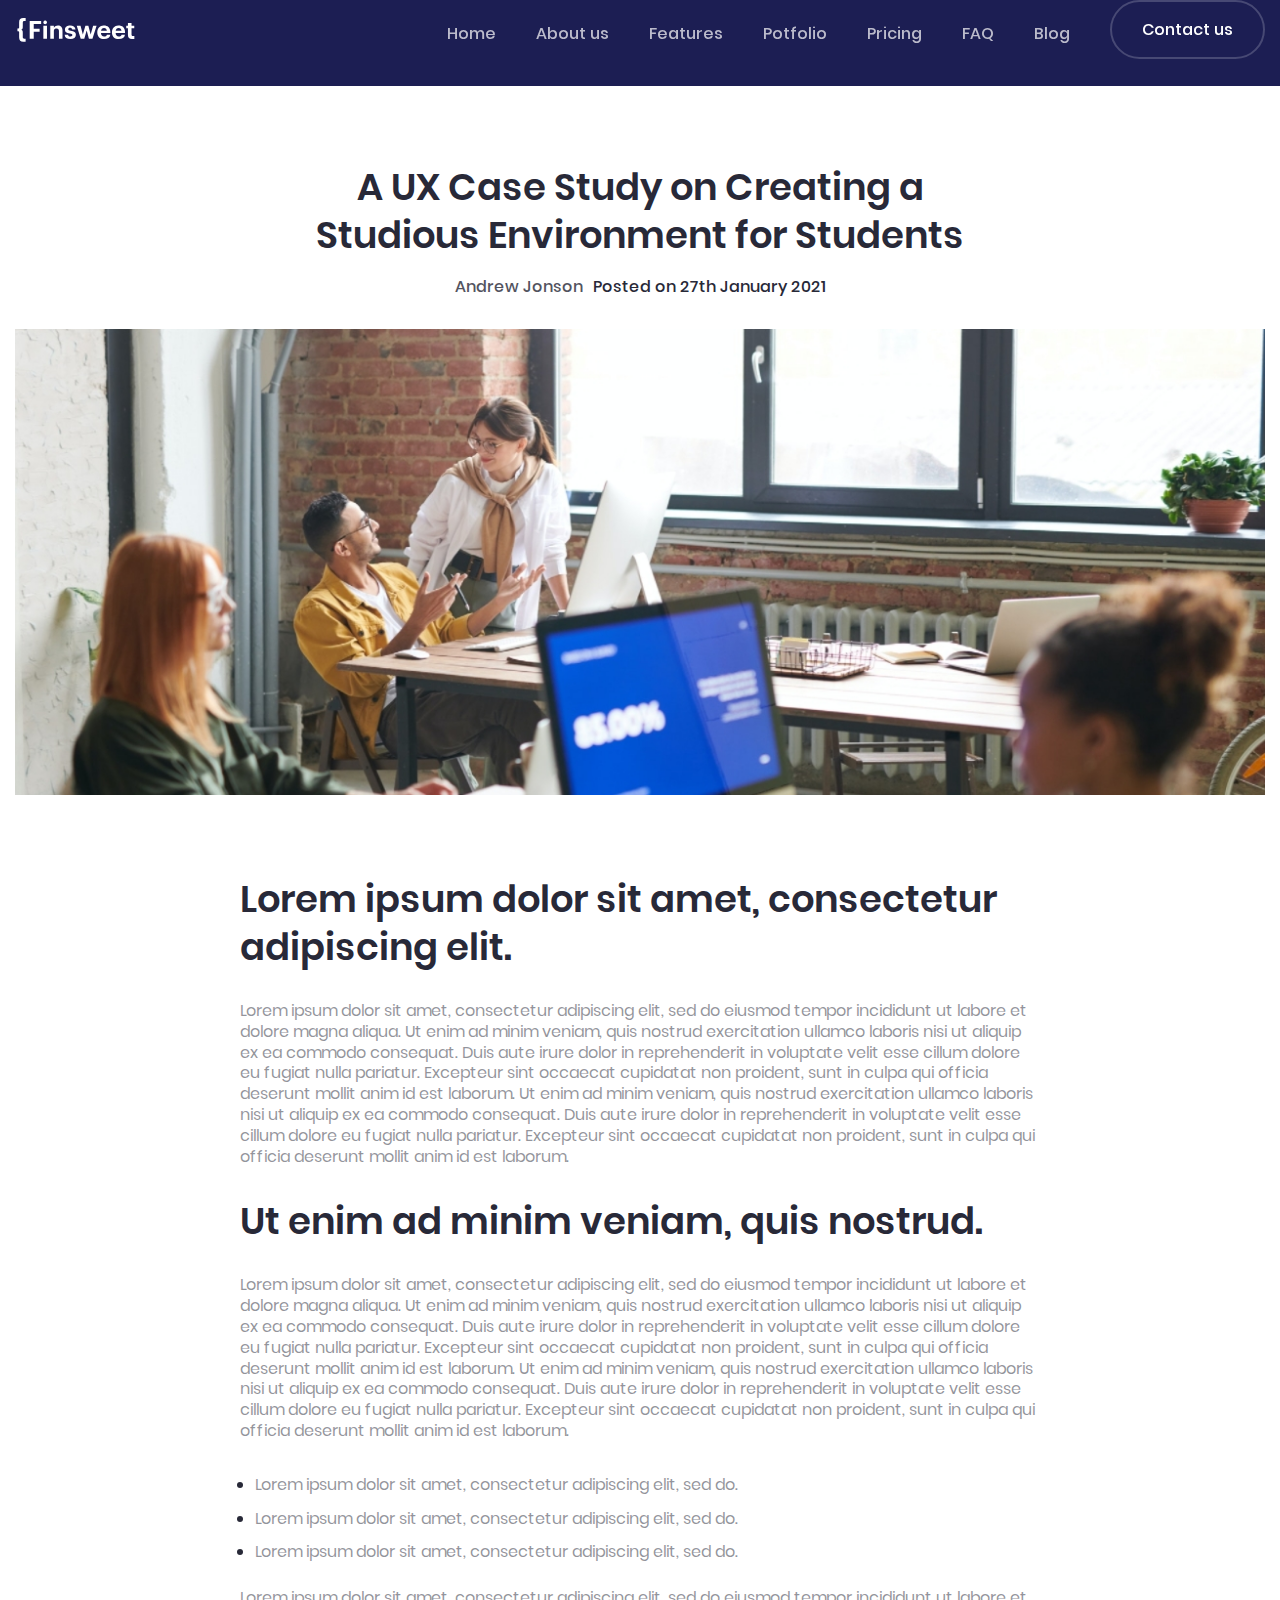
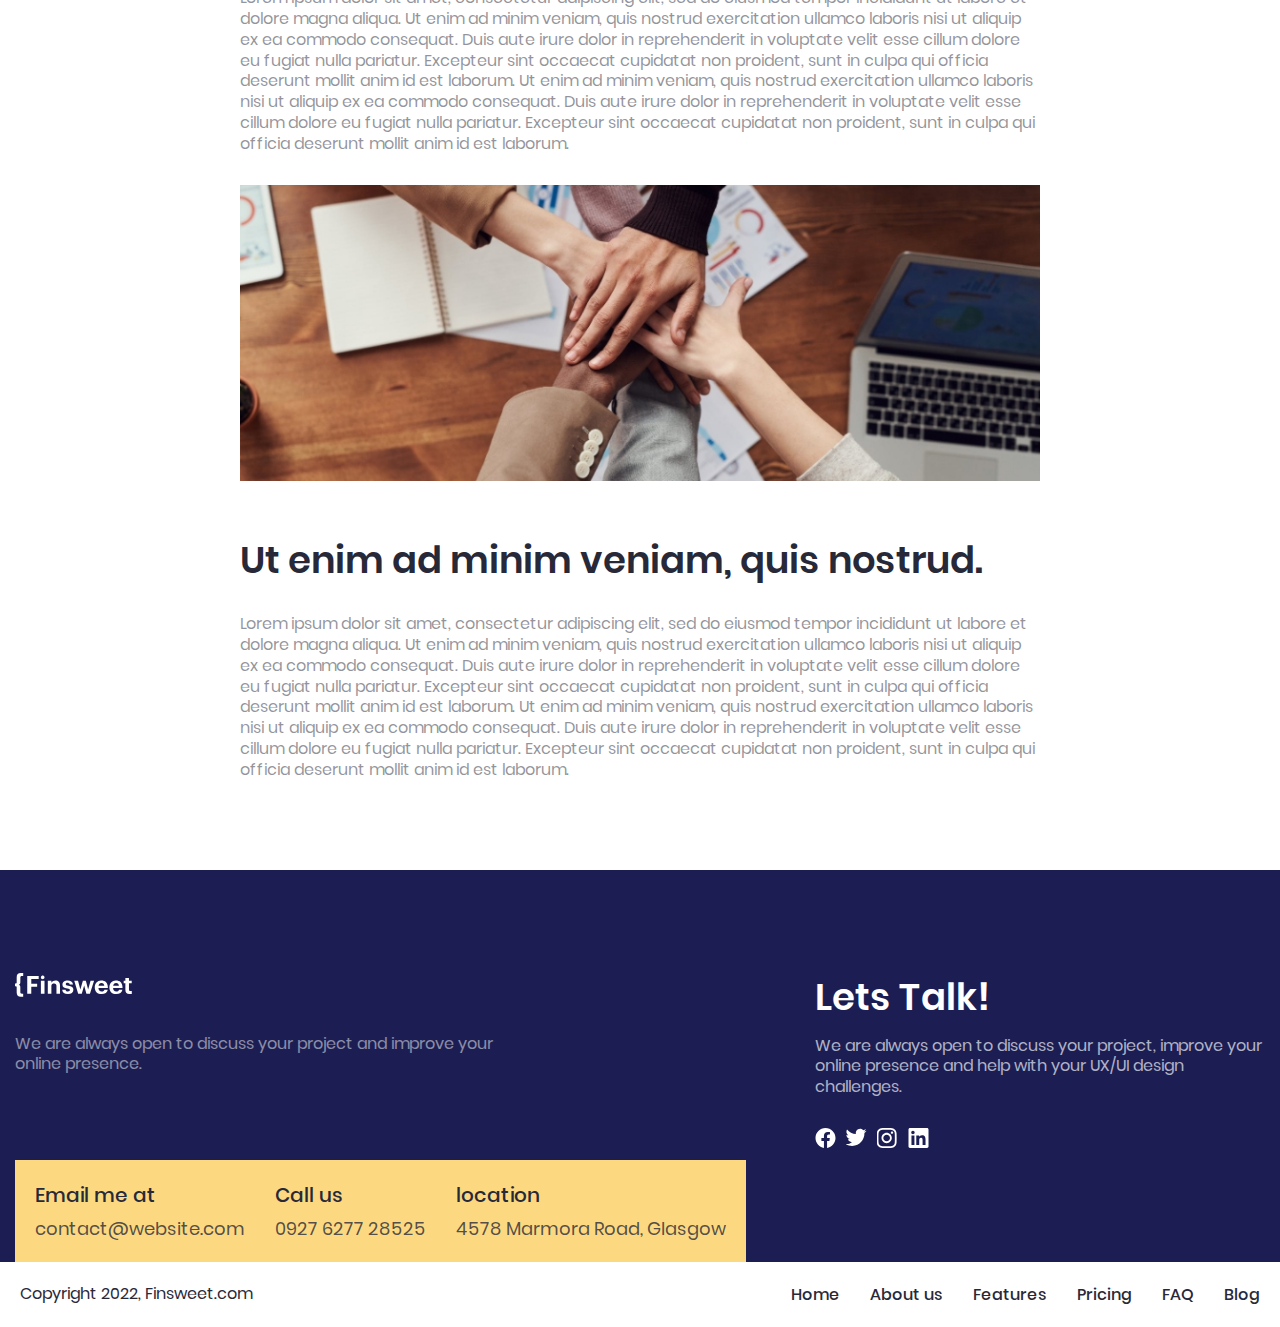
<file: read-blog.html>
<!DOCTYPE html>
<html class="page" lang="en">

<head>
    <meta charset="UTF-8">
    <meta name="viewport" content="width=device-width, initial-scale=1.0">
    <title>sellar Websites</title>
    <link rel="stylesheet" href="css/reapet-style/reapet-style.css">
    <link rel="stylesheet" href="css/styles/read-blog.css">
</head>

<body class="page__body">
    <!-- header start -->
    <header class="header">
        <div class="header__container container">
            <a class="header__logo logo" href="index.html">
                <svg class="logo__icon">
                    <use xlink:href="images/svg/sprite.svg#logo" />
                </svg>
            </a>
            <nav class="header__nav nav">
                <ul class="nav__list list-reset">
                    <li class="nav__item">
                        <a class="nav__link link with-link" href="index.html">
                            Home
                        </a>
                    </li>
                    <li class="nav__item">
                        <a class="nav__link link with-link" href="about.html">
                            About us
                        </a>
                    </li>
                    <li class="nav__item">
                        <a class="nav__link link with-link" href="features.html">
                            Features
                        </a>
                    </li>
                    <li class="nav__item">
                        <a class="nav__link link with-link" href="work.html">
                            Potfolio
                        </a>
                    </li>
                    <li class="nav__item">
                        <a class="nav__link link with-link" href="pricing.html">
                            Pricing
                        </a>
                    </li>
                    <li class="nav__item">
                        <a class="nav__link link with-link" href="faq.html">
                            FAQ
                        </a>
                    </li>
                    <li class="nav__item">
                        <a class="nav__link link with-link" href="blog.html">
                            Blog
                        </a>
                    </li>
                    <li class="nav__item nav__item_conntact">
                        <a class="nav__link nav__link_contact link with-link" href="contact.html">
                            Contact us
                        </a>
                    </li>
                </ul>
            </nav>
            <button class="header__burger burger button-reset">
                <span class="burger__line"></span>
                <span class="burger__line"></span>
                <span class="burger__line"></span>
            </button>
        </div>
    </header>
    <!-- header end -->

    <main class="main">
        <div class="main__overlay"></div>
        <!-- hero read-blog start -->
        <section class="hero section">
            <div class="hero__container container">
                <h1 class="hero__title title">
                    A UX Case Study on Creating a Studious Environment for Students
                </h1>
                <div class="hero__name-box">
                    <span class="hero__name subtitle">
                        Andrew Jonson
                    </span>
                    <span class="hero__date subtitle">
                        Posted on 27th January 2021
                    </span>
                </div>
                <img class="hero__img img" src="images/office-work.jpeg" alt="office-work" loading="lazy">
                <div class="hero__contant">
                    <h2 class="hero__small-title title">
                        Lorem ipsum dolor sit amet, consectetur adipiscing elit.
                    </h2>
                    <p class="hero__text text">
                        Lorem ipsum dolor sit amet, consectetur adipiscing elit, sed do eiusmod tempor incididunt ut
                        labore et dolore magna aliqua. Ut enim ad minim veniam, quis nostrud exercitation ullamco
                        laboris nisi ut aliquip ex ea commodo consequat. Duis aute irure dolor in reprehenderit in
                        voluptate velit esse cillum dolore eu fugiat nulla pariatur. Excepteur sint occaecat cupidatat
                        non proident, sunt in culpa qui officia deserunt mollit anim id est laborum. Ut enim ad minim
                        veniam, quis nostrud exercitation ullamco laboris nisi ut aliquip ex ea commodo consequat. Duis
                        aute irure dolor in reprehenderit in voluptate velit esse cillum dolore eu fugiat nulla
                        pariatur. Excepteur sint occaecat cupidatat non proident, sunt in culpa qui officia deserunt
                        mollit anim id est laborum.
                    </p>
                    <h2 class="hero__small-title title">
                        Ut enim ad minim veniam, quis nostrud.
                    </h2>
                    <p class="hero__text text">
                        Lorem ipsum dolor sit amet, consectetur adipiscing elit, sed do eiusmod tempor incididunt ut
                        labore et dolore magna aliqua. Ut enim ad minim veniam, quis nostrud exercitation ullamco
                        laboris nisi ut aliquip ex ea commodo consequat. Duis aute irure dolor in reprehenderit in
                        voluptate velit esse cillum dolore eu fugiat nulla pariatur. Excepteur sint occaecat cupidatat
                        non proident, sunt in culpa qui officia deserunt mollit anim id est laborum. Ut enim ad minim
                        veniam, quis nostrud exercitation ullamco laboris nisi ut aliquip ex ea commodo consequat. Duis
                        aute irure dolor in reprehenderit in voluptate velit esse cillum dolore eu fugiat nulla
                        pariatur. Excepteur sint occaecat cupidatat non proident, sunt in culpa qui officia deserunt
                        mollit anim id est laborum.
                    </p>
                    <ul class="hero__list">
                        <li class="hero__item">
                            <p class="hero__item-text text">
                                Lorem ipsum dolor sit amet, consectetur adipiscing elit, sed do.
                            </p>
                        </li>
                        <li class="hero__item">
                            <p class="hero__item-text text">
                                Lorem ipsum dolor sit amet, consectetur adipiscing elit, sed do.
                            </p>
                        </li>
                        <li class="hero__item">
                            <p class="hero__item-text text">
                                Lorem ipsum dolor sit amet, consectetur adipiscing elit, sed do.
                            </p>
                        </li>
                    </ul>
                    <p class="hero__text text">
                        Lorem ipsum dolor sit amet, consectetur adipiscing elit, sed do eiusmod tempor incididunt ut
                        labore et dolore magna aliqua. Ut enim ad minim veniam, quis nostrud exercitation ullamco
                        laboris nisi ut aliquip ex ea commodo consequat. Duis aute irure dolor in reprehenderit in
                        voluptate velit esse cillum dolore eu fugiat nulla pariatur. Excepteur sint occaecat cupidatat
                        non proident, sunt in culpa qui officia deserunt mollit anim id est laborum. Ut enim ad minim
                        veniam, quis nostrud exercitation ullamco laboris nisi ut aliquip ex ea commodo consequat. Duis
                        aute irure dolor in reprehenderit in voluptate velit esse cillum dolore eu fugiat nulla
                        pariatur. Excepteur sint occaecat cupidatat non proident, sunt in culpa qui officia deserunt
                        mollit anim id est laborum.
                    </p>
                    <img class="hero__small-img img" src="images/group-hand.jpeg" alt="group-hand">
                    <h3 class="hero__small-title title">
                        Ut enim ad minim veniam, quis nostrud.
                    </h3>
                    <p class="hero__text text hero__text_bottom">
                        Lorem ipsum dolor sit amet, consectetur adipiscing elit, sed do eiusmod tempor incididunt ut
                        labore et dolore magna aliqua. Ut enim ad minim veniam, quis nostrud exercitation ullamco
                        laboris nisi ut aliquip ex ea commodo consequat. Duis aute irure dolor in reprehenderit in
                        voluptate velit esse cillum dolore eu fugiat nulla pariatur. Excepteur sint occaecat cupidatat
                        non proident, sunt in culpa qui officia deserunt mollit anim id est laborum. Ut enim ad minim
                        veniam, quis nostrud exercitation ullamco laboris nisi ut aliquip ex ea commodo consequat. Duis
                        aute irure dolor in reprehenderit in voluptate velit esse cillum dolore eu fugiat nulla
                        pariatur. Excepteur sint occaecat cupidatat non proident, sunt in culpa qui officia deserunt
                        mollit anim id est laborum.
                    </p>
                </div>
            </div>
        </section>
        <!-- hero read-blog end -->
    </main>

    <!-- footer start -->
    <footer class="footer">
        <div class="footer__container container">
            <div class="footer__wrapper">
                <div class="footer__content">
                    <a class="footer__logo logo" href="index.html">
                        <svg class="logo__footer-icon">
                            <use xlink:href="images/svg/sprite.svg#logo" />
                        </svg>
                    </a>
                    <p class="footer__text text">
                        We are always open to discuss your project and improve your online presence.
                    </p>
                    <div class="footer__box">
                        <div class="footer__email-box contact">
                            <span class="footer__email footer__contact-text">
                                Email me at
                            </span>
                            <a class="footer__link link" href="mailto:contact@website.com">
                                contact@website.com
                            </a>
                        </div>
                        <div class="footer__phone-box contact">
                            <span class="footer__phone footer__contact-text">
                                Call us
                            </span>
                            <a class="footer__link link" href="tel:+927 6277 28525">
                                0927 6277 28525
                            </a>
                        </div>
                        <div class="footer__phone-box contact">
                            <span class="footer__phone footer__contact-text">
                                location
                            </span>
                            <span class="footer__location">
                                4578 Marmora Road, Glasgow
                            </span>
                        </div>
                    </div>
                </div>
                <div class="footer__talk-box">
                    <h3 class="footer__talk-title title">
                        Lets Talk!
                    </h3>
                    <p class="footer__talk-text text">
                        We are always open to discuss your project, improve your online presence and help with your
                        UX/UI
                        design
                        challenges.
                    </p>
                    <div class="footer__socials socials">
                        <a class="socials__link link" href="#">
                            <svg class="socials__icon">
                                <use xlink:href="images/svg/sprite.svg#facebook" />
                            </svg>
                        </a>
                        <a class="socials__link link" href="#">
                            <svg class="socials__icon">
                                <use xlink:href="images/svg/sprite.svg#twitter" />
                            </svg>
                        </a>
                        <a class="socials__link link" href="#">
                            <svg class="socials__icon">
                                <use xlink:href="images/svg/sprite.svg#intagram" />
                            </svg>
                        </a>
                        <a class="socials__link link" href="#">
                            <svg class="socials__icon">
                                <use xlink:href="images/svg/sprite.svg#in" />
                            </svg>
                        </a>
                    </div>
                </div>
            </div>
        </div>
        <div class="footer__bottom-box">
            <p class="footer__bottom-text text">
                Copyright 2022, Finsweet.com
            </p>
            <nav class="footer__nav">
                <ul class="footer__list list-reset">
                    <li class="footer__item">
                        <a class="footer__bottom-link link" href="index.html">
                            Home
                        </a>
                    </li>
                    <li class="footer__item">
                        <a class="footer__bottom-link link" href="about.html">
                            About us
                        </a>
                    </li>
                    <li class="footer__item">
                        <a class="footer__bottom-link link" href="features.html">
                            Features
                        </a>
                    </li>
                    <li class="footer__item">
                        <a class="footer__bottom-link link" href="pricing.html">
                            Pricing
                        </a>
                    </li>
                    <li class="footer__item">
                        <a class="footer__bottom-link link" href="faq.html">
                            FAQ
                        </a>
                    </li>
                    <li class="footer__item">
                        <a class="footer__bottom-link link" href="blog.html">
                            Blog
                        </a>
                    </li>
                </ul>
            </nav>
        </div>
    </footer>
    <!-- footer end -->

    <script src="js/main.js"></script>
</body>

</html>
</file>
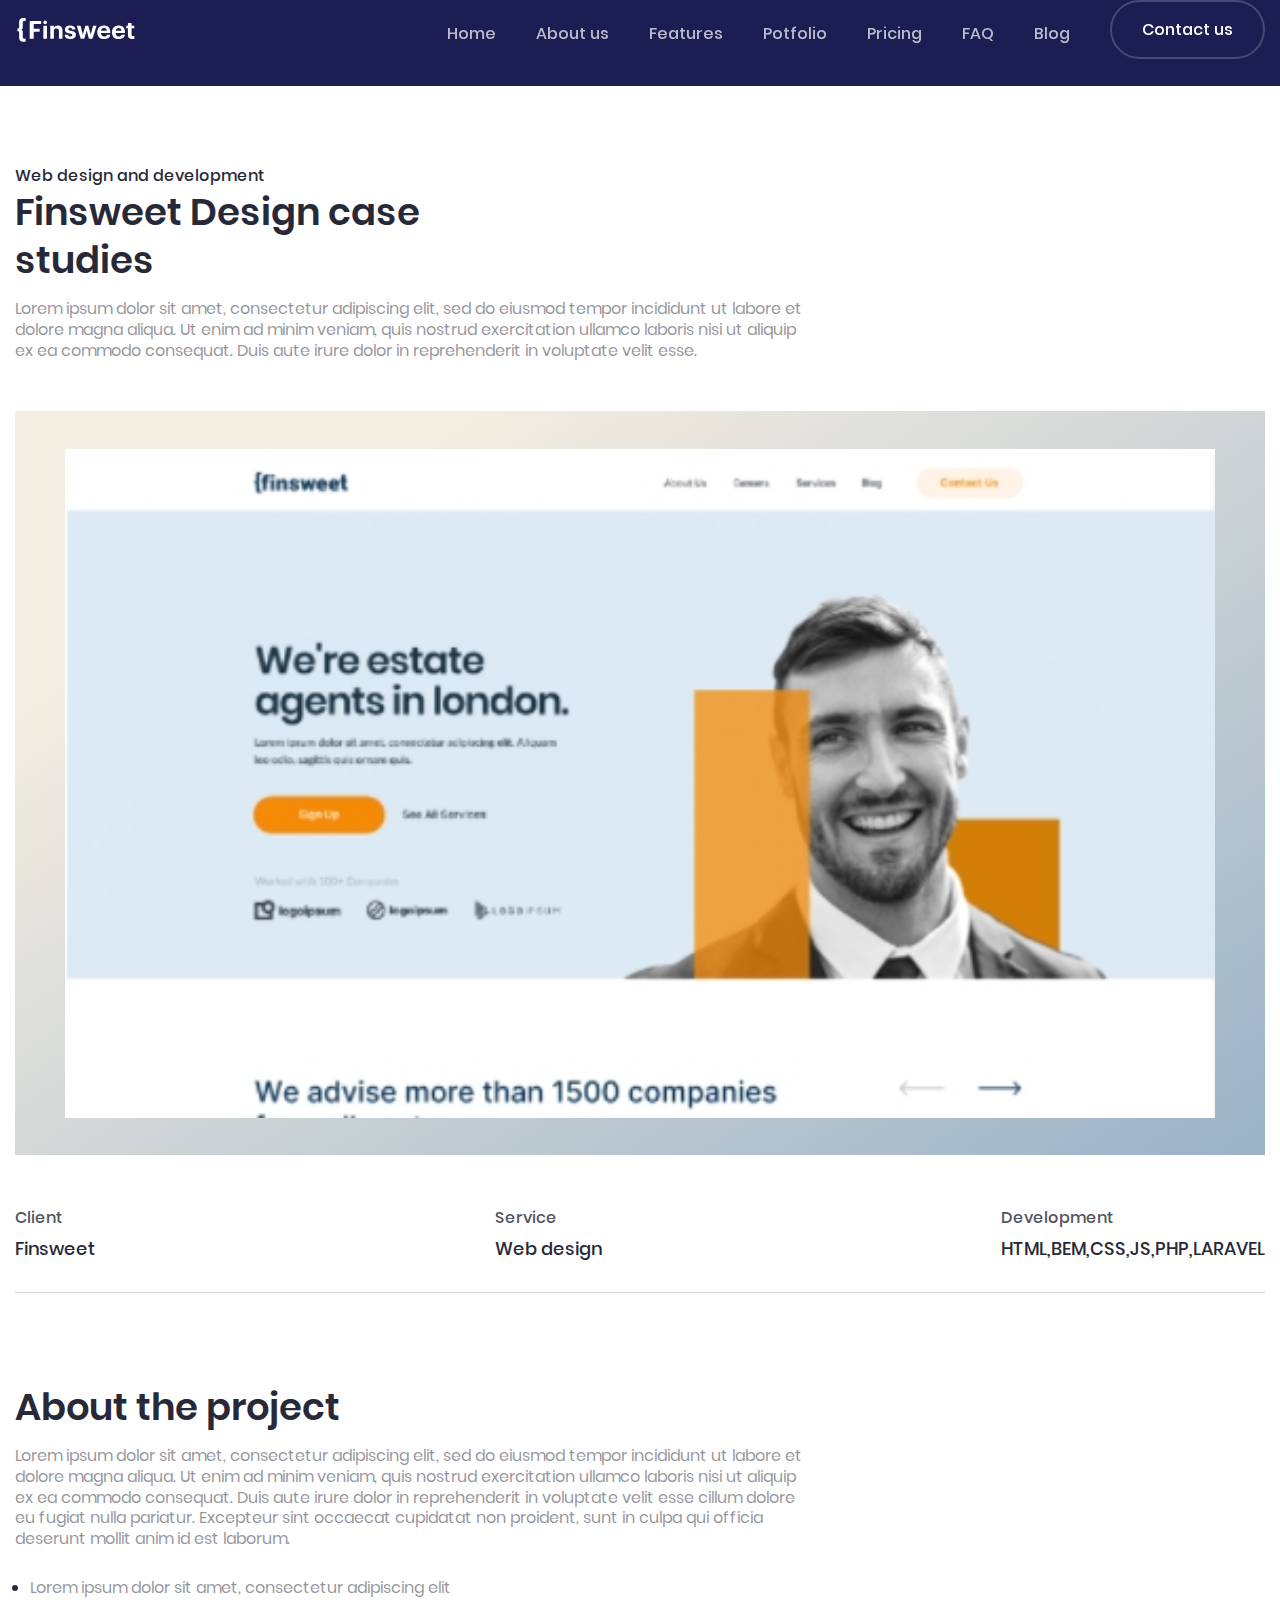
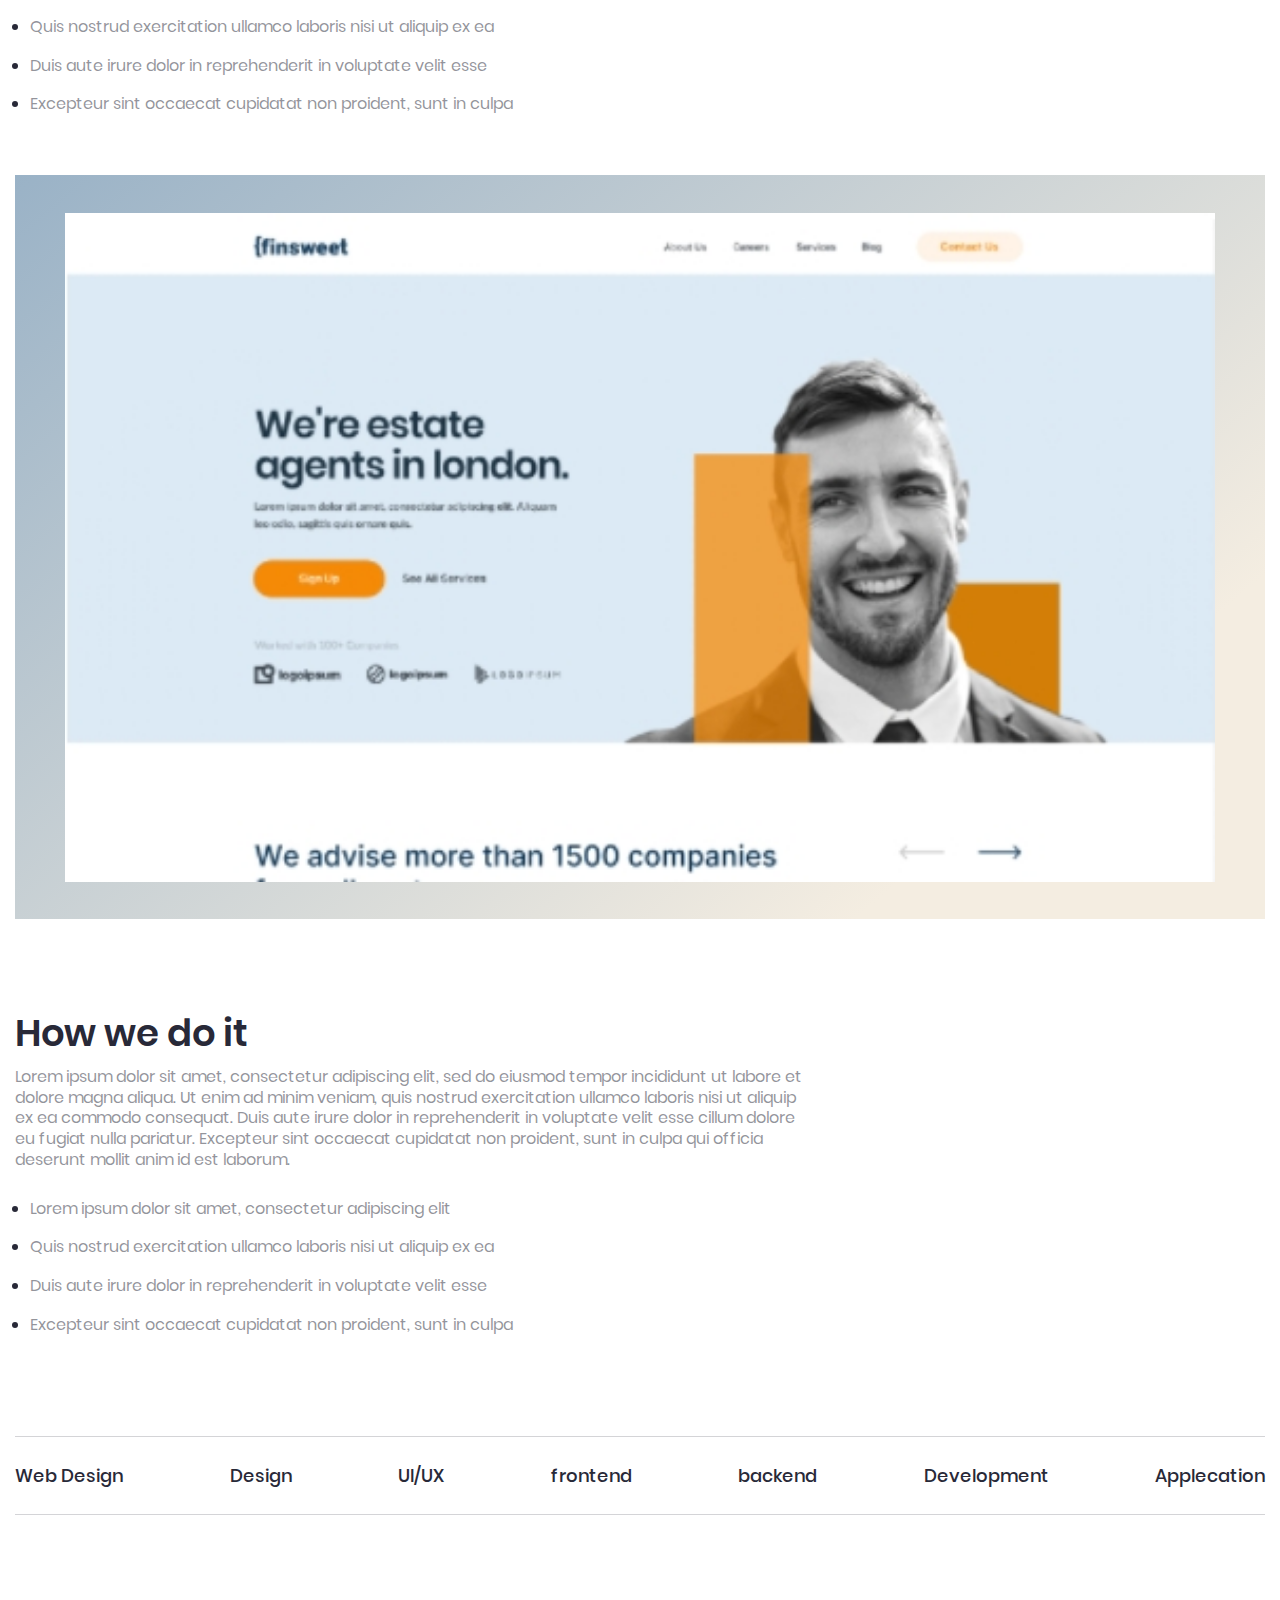
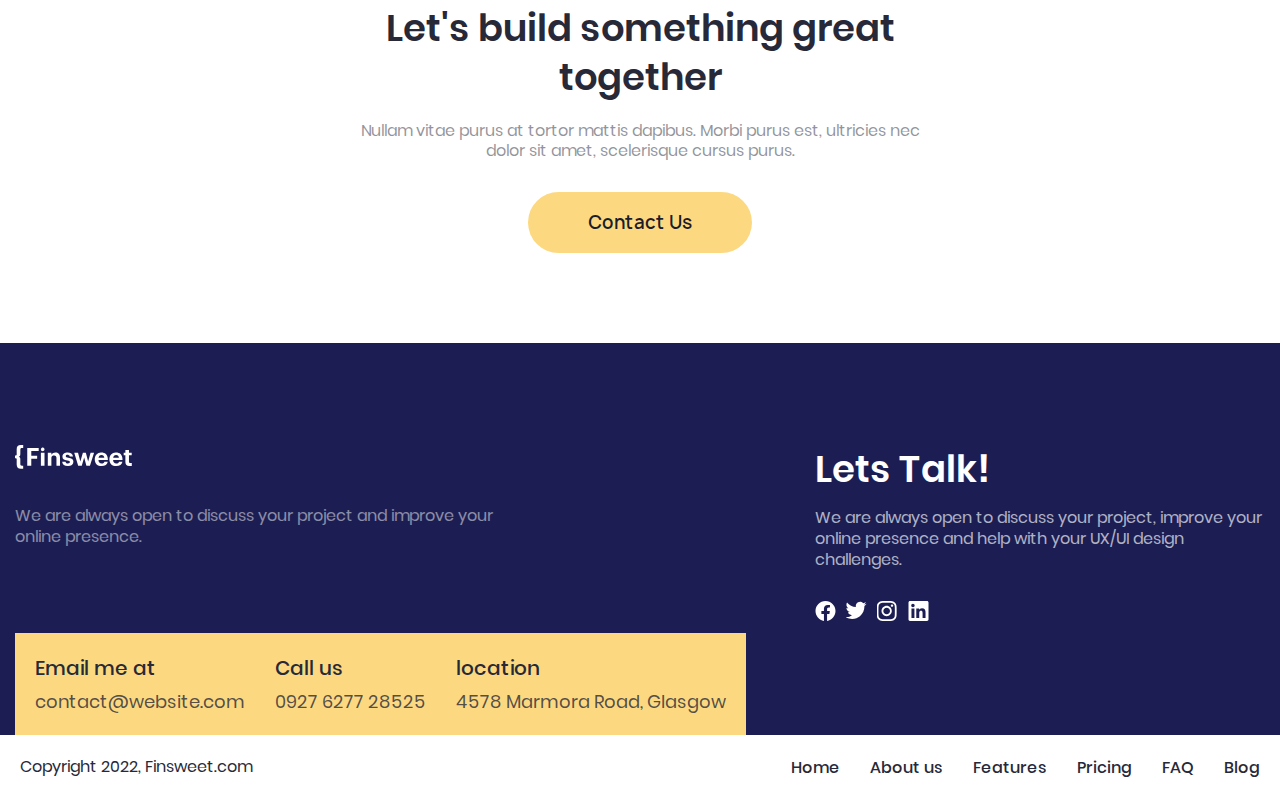
<file: read-case.html>
<!DOCTYPE html>
<html class="page" lang="en">

<head>
    <meta charset="UTF-8">
    <meta name="viewport" content="width=device-width, initial-scale=1.0">
    <title>sellar Websites</title>
    <link rel="stylesheet" href="css/reapet-style/reapet-style.css">
    <link rel="stylesheet" href="css/styles/read-case.css">
</head>

<body class="page__body">
    <!-- header start -->
    <header class="header">
        <div class="header__container container">
            <a class="header__logo logo" href="index.html">
                <svg class="logo__icon">
                    <use xlink:href="images/svg/sprite.svg#logo" />
                </svg>
            </a>
            <nav class="header__nav nav">
                <ul class="nav__list list-reset">
                    <li class="nav__item">
                        <a class="nav__link link with-link" href="index.html">
                            Home
                        </a>
                    </li>
                    <li class="nav__item">
                        <a class="nav__link link with-link" href="about.html">
                            About us
                        </a>
                    </li>
                    <li class="nav__item">
                        <a class="nav__link link with-link" href="features.html">
                            Features
                        </a>
                    </li>
                    <li class="nav__item">
                        <a class="nav__link link with-link" href="work.html">
                            Potfolio
                        </a>
                    </li>
                    <li class="nav__item">
                        <a class="nav__link link with-link" href="pricing.html">
                            Pricing
                        </a>
                    </li>
                    <li class="nav__item">
                        <a class="nav__link link with-link" href="faq.html">
                            FAQ
                        </a>
                    </li>
                    <li class="nav__item">
                        <a class="nav__link link with-link" href="blog.html">
                            Blog
                        </a>
                    </li>
                    <li class="nav__item nav__item_conntact">
                        <a class="nav__link nav__link_contact link with-link" href="contact.html">
                            Contact us
                        </a>
                    </li>
                </ul>
            </nav>
            <button class="header__burger burger button-reset">
                <span class="burger__line"></span>
                <span class="burger__line"></span>
                <span class="burger__line"></span>
            </button>
        </div>
    </header>
    <!-- header end -->

    <main class="main">
        <div class="main__overlay"></div>
        <!-- read-case hero start -->
        <section class="hero section">
            <div class="hero__container container">
                <span class="hero__subtitle subtitle">
                    Web design and development
                </span>
                <h1 class="hero__title title">
                    Finsweet Design case studies
                </h1>
                <p class="hero__text text">
                    Lorem ipsum dolor sit amet, consectetur adipiscing elit, sed do eiusmod tempor incididunt ut labore
                    et dolore magna aliqua. Ut enim ad minim veniam, quis nostrud exercitation ullamco laboris nisi ut
                    aliquip ex ea commodo consequat. Duis aute irure dolor in reprehenderit in voluptate velit esse.
                </p>
                <div class="hero__img-box">
                    <img class="hero__img img" src="images/project.jpeg" alt="project" loading="lazy">
                </div>
                <ul class="hero__list list-reset">
                    <li class="hero__item">
                        <span class="hero__item-subtitle subtitle">
                            Client
                        </span>
                        <span class="hero__item-text subtitle">
                            Finsweet
                        </span>
                    </li>
                    <li class="hero__item">
                        <span class="hero__item-subtitle subtitle">
                            Service
                        </span>
                        <span class="hero__item-text subtitle">
                            Web design
                        </span>
                    </li>
                    <li class="hero__item">
                        <span class="hero__item-subtitle subtitle">
                            Development
                        </span>
                        <span class="hero__item-text subtitle">
                            HTML,BEM,CSS,JS,PHP,LARAVEL
                        </span>
                    </li>
                </ul>
            </div>
        </section>
        <!-- read-case hero end -->

        <!-- about start -->
        <section class="about section">
            <div class="about__container container">
                <h2 class="about__title title">
                    About the project
                </h2>
                <p class="about__text text">
                    Lorem ipsum dolor sit amet, consectetur adipiscing elit, sed do eiusmod tempor incididunt ut labore
                    et dolore magna aliqua. Ut enim ad minim veniam, quis nostrud exercitation ullamco laboris nisi ut
                    aliquip ex ea commodo consequat. Duis aute irure dolor in reprehenderit in voluptate velit esse
                    cillum dolore eu fugiat nulla pariatur. Excepteur sint occaecat cupidatat non proident, sunt in
                    culpa qui officia deserunt mollit anim id est laborum.
                </p>
                <ul class="about__list">
                    <li class="about__item">
                        <p class="about__item-text text">
                            Lorem ipsum dolor sit amet, consectetur adipiscing elit
                        </p>
                    </li>
                    <li class="about__item">
                        <p class="about__item-text text">
                            Quis nostrud exercitation ullamco laboris nisi ut aliquip ex ea
                        </p>
                    </li>
                    <li class="about__item">
                        <p class="about__item-text text">
                            Duis aute irure dolor in reprehenderit in voluptate velit esse
                        </p>
                    </li>
                    <li class="about__item">
                        <p class="about__item-text text">
                            Excepteur sint occaecat cupidatat non proident, sunt in culpa
                        </p>
                    </li>
                </ul>
                <div class="about__img-box">
                    <img class="about__img img" src="images/project.jpeg" alt="project" loading="lazy">
                </div>
            </div>
        </section>
        <!-- about end -->

        <!-- work start -->
        <section class="work section">
            <div class="work__container container">
                <div class="work__content">
                    <h2 class="work__title title">
                        How we do it
                    </h2>
                    <p class="work__text text">
                        Lorem ipsum dolor sit amet, consectetur adipiscing elit, sed do eiusmod tempor incididunt ut
                        labore et dolore magna aliqua. Ut enim ad minim veniam, quis nostrud exercitation ullamco
                        laboris nisi ut aliquip ex ea commodo consequat. Duis aute irure dolor in reprehenderit in
                        voluptate velit esse cillum dolore eu fugiat nulla pariatur. Excepteur sint occaecat cupidatat
                        non proident, sunt in culpa qui officia deserunt mollit anim id est laborum.
                    </p>
                    <ul class="work__list">
                        <li class="work__item">
                            <p class="work__item-text text">
                                Lorem ipsum dolor sit amet, consectetur adipiscing elit
                            </p>
                        </li>
                        <li class="work__item">
                            <p class="work__item-text text">
                                Quis nostrud exercitation ullamco laboris nisi ut aliquip ex ea
                            </p>
                        </li>
                        <li class="work__item">
                            <p class="work__item-text text">
                                Duis aute irure dolor in reprehenderit in voluptate velit esse
                            </p>
                        </li>
                        <li class="work__item">
                            <p class="work__item-text text">
                                Excepteur sint occaecat cupidatat non proident, sunt in culpa
                            </p>
                        </li>
                    </ul>
                </div>
                <ul class="work__artist-list list-reset">
                    <li class="work__artist-item">
                        <a class="work__artist-link link" href="#">
                            Web Design
                        </a>
                    </li>
                    <li class="work__artist-item">
                        <a class="work__artist-link link" href="#">
                            Design
                        </a>
                    </li>
                    <li class="work__artist-item">
                        <a class="work__artist-link link" href="#">
                            UI/UX
                        </a>
                    </li>
                    <li class="work__artist-item">
                        <a class="work__artist-link link" href="#">
                            frontend
                        </a>
                    </li>
                    <li class="work__artist-item">
                        <a class="work__artist-link link" href="#">
                            backend
                        </a>
                    </li>
                    <li class="work__artist-item">
                        <a class="work__artist-link link" href="#">
                            Development
                        </a>
                    </li>
                    <li class="work__artist-item">
                        <a class="work__artist-link link" href="#">
                            Applecation
                        </a>
                    </li>
                </ul>
            </div>
        </section>
        <!-- work end -->

        <!-- build start -->
        <section class="build section">
            <div class="build__container container">
                <div class="build__content">
                    <h2 class="build__title title">
                        Let's build something great together
                    </h2>
                    <p class="build__text text">
                        Nullam vitae purus at tortor mattis dapibus. Morbi purus est, ultricies nec dolor sit amet,
                        scelerisque cursus purus.
                    </p>
                    <a class="build__link link" href="contact.html">
                        Contact Us
                    </a>
                </div>
            </div>
        </section>
        <!-- build end -->
    </main>

    <!-- footer start -->
    <footer class="footer">
        <div class="footer__container container">
            <div class="footer__wrapper">
                <div class="footer__content">
                    <a class="footer__logo logo" href="index.html">
                        <svg class="logo__footer-icon">
                            <use xlink:href="images/svg/sprite.svg#logo" />
                        </svg>
                    </a>
                    <p class="footer__text text">
                        We are always open to discuss your project and improve your online presence.
                    </p>
                    <div class="footer__box">
                        <div class="footer__email-box contact">
                            <span class="footer__email footer__contact-text">
                                Email me at
                            </span>
                            <a class="footer__link link" href="mailto:contact@website.com">
                                contact@website.com
                            </a>
                        </div>
                        <div class="footer__phone-box contact">
                            <span class="footer__phone footer__contact-text">
                                Call us
                            </span>
                            <a class="footer__link link" href="tel:+927 6277 28525">
                                0927 6277 28525
                            </a>
                        </div>
                        <div class="footer__phone-box contact">
                            <span class="footer__phone footer__contact-text">
                                location
                            </span>
                            <span class="footer__location">
                                4578 Marmora Road, Glasgow
                            </span>
                        </div>
                    </div>
                </div>
                <div class="footer__talk-box">
                    <h3 class="footer__talk-title title">
                        Lets Talk!
                    </h3>
                    <p class="footer__talk-text text">
                        We are always open to discuss your project, improve your online presence and help with your
                        UX/UI
                        design
                        challenges.
                    </p>
                    <div class="footer__socials socials">
                        <a class="socials__link link" href="#">
                            <svg class="socials__icon">
                                <use xlink:href="images/svg/sprite.svg#facebook" />
                            </svg>
                        </a>
                        <a class="socials__link link" href="#">
                            <svg class="socials__icon">
                                <use xlink:href="images/svg/sprite.svg#twitter" />
                            </svg>
                        </a>
                        <a class="socials__link link" href="#">
                            <svg class="socials__icon">
                                <use xlink:href="images/svg/sprite.svg#intagram" />
                            </svg>
                        </a>
                        <a class="socials__link link" href="#">
                            <svg class="socials__icon">
                                <use xlink:href="images/svg/sprite.svg#in" />
                            </svg>
                        </a>
                    </div>
                </div>
            </div>
        </div>
        <div class="footer__bottom-box">
            <p class="footer__bottom-text text">
                Copyright 2022, Finsweet.com
            </p>
            <nav class="footer__nav">
                <ul class="footer__list list-reset">
                    <li class="footer__item">
                        <a class="footer__bottom-link link" href="index.html">
                            Home
                        </a>
                    </li>
                    <li class="footer__item">
                        <a class="footer__bottom-link link" href="about.html">
                            About us
                        </a>
                    </li>
                    <li class="footer__item">
                        <a class="footer__bottom-link link" href="features.html">
                            Features
                        </a>
                    </li>
                    <li class="footer__item">
                        <a class="footer__bottom-link link" href="pricing.html">
                            Pricing
                        </a>
                    </li>
                    <li class="footer__item">
                        <a class="footer__bottom-link link" href="faq.html">
                            FAQ
                        </a>
                    </li>
                    <li class="footer__item">
                        <a class="footer__bottom-link link" href="blog.html">
                            Blog
                        </a>
                    </li>
                </ul>
            </nav>
        </div>
    </footer>
    <!-- footer end -->

    <script src="js/main.js"></script>

</body>

</html>
</file>
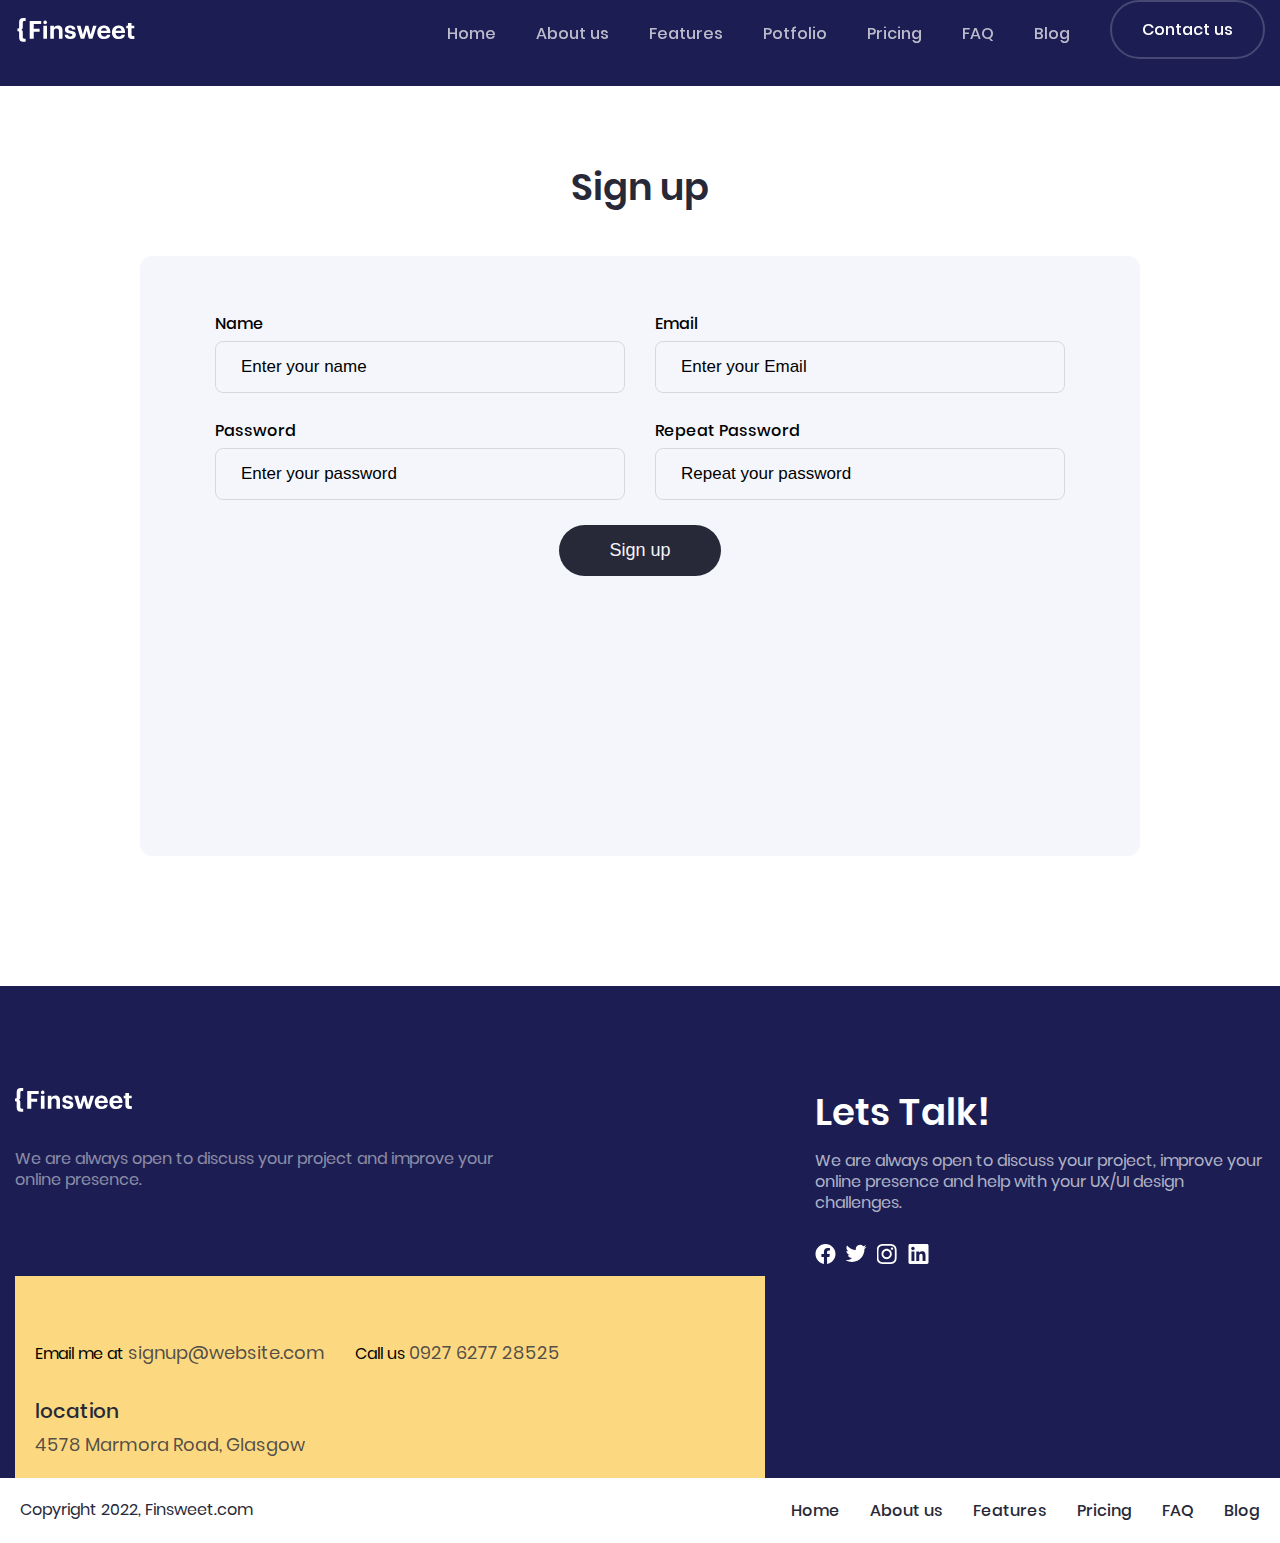
<file: signup.html>
<!DOCTYPE html>
<html class="page" lang="en">

<head>
    <meta charset="UTF-8">
    <meta name="viewport" content="width=device-width, initial-scale=1.0">
    <title>sellar Websites</title>
    <link rel="stylesheet" href="css/reapet-style/reapet-style.css">
    <link rel="stylesheet" href="css/styles/signup.css">
</head>

<body class="page__body">
    <!-- header start -->
    <header class="header">
        <div class="header__container container">
            <a class="header__logo logo" href="index.html">
                <svg class="logo__icon">
                    <use xlink:href="images/svg/sprite.svg#logo" />
                </svg>
            </a>
            <nav class="header__nav nav">
                <ul class="nav__list list-reset">
                    <li class="nav__item">
                        <a class="nav__link link with-link" href="index.html">
                            Home
                        </a>
                    </li>
                    <li class="nav__item">
                        <a class="nav__link link with-link" href="about.html">
                            About us
                        </a>
                    </li>
                    <li class="nav__item">
                        <a class="nav__link link with-link" href="features.html">
                            Features
                        </a>
                    </li>
                    <li class="nav__item">
                        <a class="nav__link link with-link" href="work.html">
                            Potfolio
                        </a>
                    </li>
                    <li class="nav__item">
                        <a class="nav__link link with-link" href="pricing.html">
                            Pricing
                        </a>
                    </li>
                    <li class="nav__item">
                        <a class="nav__link link with-link" href="faq.html">
                            FAQ
                        </a>
                    </li>
                    <li class="nav__item">
                        <a class="nav__link link with-link" href="blog.html">
                            Blog
                        </a>
                    </li>
                    <li class="nav__item nav__item_conntact">
                        <a class="nav__link nav__link_contact link with-link" href="signup.html">
                            Contact us
                        </a>
                    </li>
                </ul>
            </nav>
            <button class="header__burger burger button-reset">
                <span class="burger__line"></span>
                <span class="burger__line"></span>
                <span class="burger__line"></span>
            </button>
        </div>
    </header>
    <!-- header end -->

    <main class="main">
        <div class="main__overlay"></div>
        <!-- signup start -->
        <section class="signup section">
            <div class="signup__container">
                <div class="signup__content">
                    <h1 class="signup__title title">
                        Sign up
                    </h1>
                </div>
                <form class="signup__form" action="#" name="form" method="post" enctype="multipart/form-data">
                    <div class="signup__box">
                        <label class="signup__label">
                            Name
                            <input class="signup__input input" type="text" placeholder="Enter your name" required>
                        </label>
                        <label class="signup__label">
                            Email
                            <input class="signup__input input" type="email" placeholder="Enter your Email" required>
                        </label>
                    </div>
                    <div class="signup__box">
                        <label class="signup__label">
                            Password
                            <input class="signup__input input" type="password" placeholder="Enter your password"
                                required>
                        </label>
                        <label class="signup__label">
                            Repeat Password
                            <input class="signup__input input" type="password" placeholder="Repeat your password"
                                required>
                        </label>
                    </div>
                    <div class="signup__btn-box">
                        <button class="signup__btn button-reset" type="submit">
                            Sign up
                        </button>
                    </div>
                </form>
            </div>
        </section>
        <!-- signup end -->
    </main>

    <!-- footer start -->
    <footer class="footer">
        <div class="footer__container container">
            <div class="footer__wrapper">
                <div class="footer__content">
                    <a class="footer__logo logo" href="index.html">
                        <svg class="logo__footer-icon">
                            <use xlink:href="images/svg/sprite.svg#logo" />
                        </svg>
                    </a>
                    <p class="footer__text text">
                        We are always open to discuss your project and improve your online presence.
                    </p>
                    <div class="footer__box">
                        <div class="footer__email-box signup">
                            <span class="footer__email footer__signup-text">
                                Email me at
                            </span>
                            <a class="footer__link link" href="mailto:signup@website.com">
                                signup@website.com
                            </a>
                        </div>
                        <div class="footer__phone-box signup">
                            <span class="footer__phone footer__signup-text">
                                Call us
                            </span>
                            <a class="footer__link link" href="tel:+927 6277 28525">
                                0927 6277 28525
                            </a>
                        </div>
                        <div class="footer__phone-box contact">
                            <span class="footer__phone footer__contact-text">
                                location
                            </span>
                            <span class="footer__location">
                                4578 Marmora Road, Glasgow
                            </span>
                        </div>
                    </div>
                </div>
                <div class="footer__talk-box">
                    <h3 class="footer__talk-title title">
                        Lets Talk!
                    </h3>
                    <p class="footer__talk-text text">
                        We are always open to discuss your project, improve your online presence and help with your
                        UX/UI
                        design
                        challenges.
                    </p>
                    <div class="footer__socials socials">
                        <a class="socials__link link" href="#">
                            <svg class="socials__icon">
                                <use xlink:href="images/svg/sprite.svg#facebook" />
                            </svg>
                        </a>
                        <a class="socials__link link" href="#">
                            <svg class="socials__icon">
                                <use xlink:href="images/svg/sprite.svg#twitter" />
                            </svg>
                        </a>
                        <a class="socials__link link" href="#">
                            <svg class="socials__icon">
                                <use xlink:href="images/svg/sprite.svg#intagram" />
                            </svg>
                        </a>
                        <a class="socials__link link" href="#">
                            <svg class="socials__icon">
                                <use xlink:href="images/svg/sprite.svg#in" />
                            </svg>
                        </a>
                    </div>
                </div>
            </div>
        </div>
        <div class="footer__bottom-box">
            <p class="footer__bottom-text text">
                Copyright 2022, Finsweet.com
            </p>
            <nav class="footer__nav">
                <ul class="footer__list list-reset">
                    <li class="footer__item">
                        <a class="footer__bottom-link link" href="index.html">
                            Home
                        </a>
                    </li>
                    <li class="footer__item">
                        <a class="footer__bottom-link link" href="about.html">
                            About us
                        </a>
                    </li>
                    <li class="footer__item">
                        <a class="footer__bottom-link link" href="features.html">
                            Features
                        </a>
                    </li>
                    <li class="footer__item">
                        <a class="footer__bottom-link link" href="pricing.html">
                            Pricing
                        </a>
                    </li>
                    <li class="footer__item">
                        <a class="footer__bottom-link link" href="faq.html">
                            FAQ
                        </a>
                    </li>
                    <li class="footer__item">
                        <a class="footer__bottom-link link" href="blog.html">
                            Blog
                        </a>
                    </li>
                </ul>
            </nav>
        </div>
    </footer>
    <!-- footer end -->

    <script src="js/main.js"></script>
</body>

</html>
</file>
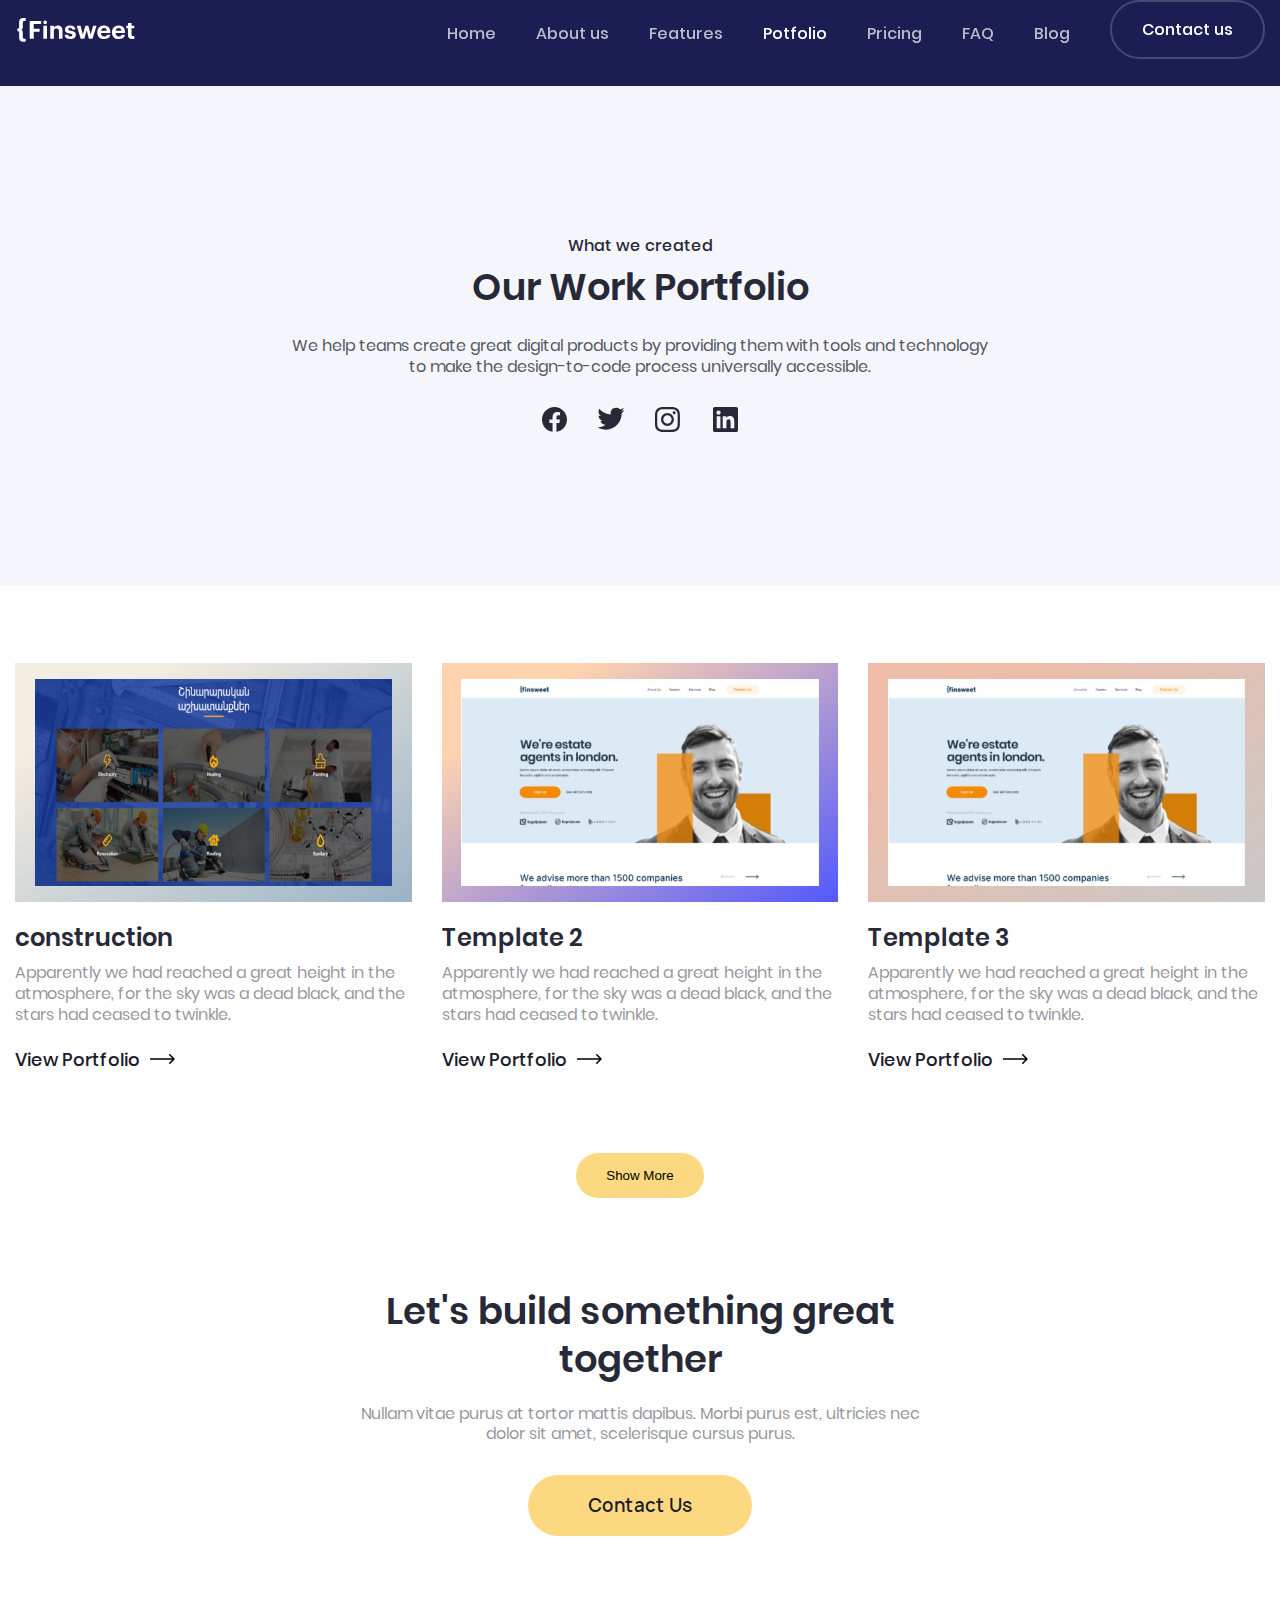
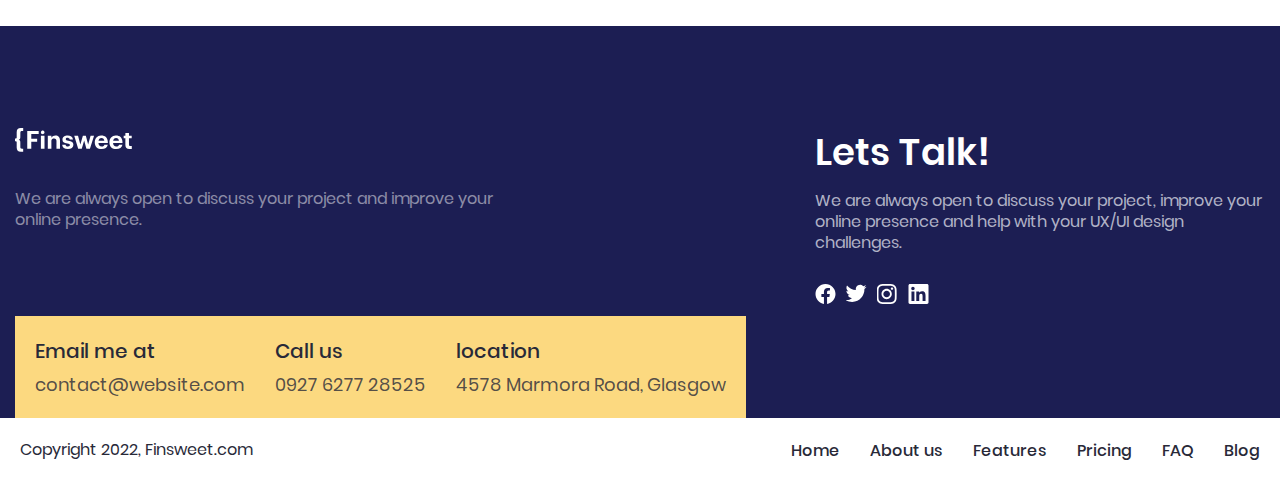
<file: work.html>
<!DOCTYPE html>
<html class="page" lang="en">

<head>
    <meta charset="UTF-8">
    <meta name="viewport" content="width=device-width, initial-scale=1.0">
    <title>sellar Websites</title>
    <link rel="stylesheet" href="css/reapet-style/reapet-style.css">
    <link rel="stylesheet" href="css/styles/work.css">
</head>

<body class="page__body">
    <!-- header start -->
    <header class="header">
        <div class="header__container container">
            <a class="header__logo logo" href="index.html">
                <svg class="logo__icon">
                    <use xlink:href="images/svg/sprite.svg#logo" />
                </svg>
            </a>
            <nav class="header__nav nav">
                <ul class="nav__list list-reset">
                    <li class="nav__item">
                        <a class="nav__link link with-link" href="index.html">
                            Home
                        </a>
                    </li>
                    <li class="nav__item">
                        <a class="nav__link link with-link" href="about.html">
                            About us
                        </a>
                    </li>
                    <li class="nav__item">
                        <a class="nav__link link with-link" href="features.html">
                            Features
                        </a>
                    </li>
                    <li class="nav__item">
                        <a class="nav__link link with-link" href="work.html">
                            Potfolio
                        </a>
                    </li>
                    <li class="nav__item">
                        <a class="nav__link link with-link" href="pricing.html">
                            Pricing
                        </a>
                    </li>
                    <li class="nav__item">
                        <a class="nav__link link with-link" href="faq.html">
                            FAQ
                        </a>
                    </li>
                    <li class="nav__item">
                        <a class="nav__link link with-link" href="blog.html">
                            Blog
                        </a>
                    </li>
                    <li class="nav__item nav__item_conntact">
                        <a class="nav__link nav__link_contact link with-link" href="contact.html">
                            Contact us
                        </a>
                    </li>
                </ul>
            </nav>
            <button class="header__burger burger button-reset">
                <span class="burger__line"></span>
                <span class="burger__line"></span>
                <span class="burger__line"></span>
            </button>
        </div>
    </header>
    <!-- header end -->

    <main class="main">
        <div class="main__overlay"></div>
        <!-- hero start -->
        <section class="hero section">
            <div class="hero__container">
                <div class="hero__bg">
                    <div class="hero__content">
                        <span class="hero__subtitle subtitle scroll-anim scroll-anim_once">
                            What we created
                        </span>
                        <h1 class="hero__title title scroll-anim scroll-anim_once">
                            Our Work Portfolio
                        </h1>
                        <p class="hero__text text scroll-anim scroll-anim_once">
                            We help teams create great digital products by providing them with tools and technology to
                            make
                            the design-to-code process universally accessible.
                        </p>
                        <div class="hero__socials scroll-anim scroll-anim_once">
                            <a class="hero__social-link link" href="#">
                                <svg class="hero__icon">
                                    <use xlink:href="images/svg/sprite.svg#facebook" />
                                </svg>
                            </a>
                            <a class="hero__social-link link" href="#">
                                <svg class="hero__icon">
                                    <use xlink:href="images/svg/sprite.svg#twitter" />
                                </svg>
                            </a>
                            <a class="hero__social-link link" href="#">
                                <svg class="hero__icon">
                                    <use xlink:href="images/svg/sprite.svg#intagram" />
                                </svg>
                            </a>
                            <a class="hero__social-link link" href="#">
                                <svg class="hero__icon">
                                    <use xlink:href="images/svg/sprite.svg#in" />
                                </svg>
                            </a>
                        </div>
                    </div>
                </div>
                <div class="hero__wrapper container">
                    <ul class="hero__list list-reset scroll-anim scroll-anim_once">
                        <li class="hero__item" data-show-item>
                            <a class="hero__img-link link"
                                href="https://shantmargaryan.github.io/construction/index.html">
                                <img class="hero__img img" src="images/construction.png" alt="construction"
                                    loading="lazy">
                            </a>
                            <h2 class="hero__item-title title">
                                construction
                            </h2>
                            <p class="hero__item-text text">
                                Apparently we had reached a great height in the atmosphere, for the sky was
                                a
                                dead black, and the stars had ceased to twinkle.
                            </p>
                            <a class="hero__link link" href="read-case.html">
                                View Portfolio
                                <svg class="hero__link-icon arrow arrow">
                                    <use xlink:href="images/svg/sprite.svg#arrow-right" />
                                </svg>
                            </a>
                        </li>
                        <li class="hero__item" data-show-item>
                            <a class="hero__img-link link" href="read-case.html">
                                <img class="hero__img img" src="images/project.jpeg" alt="project" loading="lazy">
                            </a>
                            <h2 class="hero__item-title title">
                                Template 2
                            </h2>
                            <p class="hero__item-text text">
                                Apparently we had reached a great height in the atmosphere, for the sky was
                                a
                                dead black, and the stars had ceased to twinkle.
                            </p>
                            <a class="hero__link link" href="read-case.html">
                                View Portfolio
                                <svg class="hero__link-icon arrow arrow">
                                    <use xlink:href="images/svg/sprite.svg#arrow-right" />
                                </svg>
                            </a>
                        </li>
                        <li class="hero__item" data-show-item>
                            <a class="hero__img-link link" href="read-case.html">
                                <img class="hero__img img" src="images/project.jpeg" alt="project" loading="lazy">
                            </a>
                            <h2 class="hero__item-title title">
                                Template 3
                            </h2>
                            <p class="hero__item-text text">
                                Apparently we had reached a great height in the atmosphere, for the sky was
                                a
                                dead black, and the stars had ceased to twinkle.
                            </p>
                            <a class="hero__link link" href="read-case.html">
                                View Portfolio
                                <svg class="hero__link-icon arrow arrow">
                                    <use xlink:href="images/svg/sprite.svg#arrow-right" />
                                </svg>
                            </a>
                        </li>
                        <li class="hero__item" data-show-item>
                            <a class="hero__img-link link" href="read-case.html">
                                <img class="hero__img img" src="images/project.jpeg" alt="project" loading="lazy">
                            </a>
                            <h2 class="hero__item-title title">
                                Template 4
                            </h2>
                            <p class="hero__item-text text">
                                Apparently we had reached a great height in the atmosphere, for the sky was
                                a
                                dead black, and the stars had ceased to twinkle.
                            </p>
                            <a class="hero__link link" href="read-case.html">
                                View Portfolio
                                <svg class="hero__link-icon arrow arrow">
                                    <use xlink:href="images/svg/sprite.svg#arrow-right" />
                                </svg>
                            </a>
                        </li>
                        <li class="hero__item" data-show-item>
                            <a class="hero__img-link link" href="read-case.html">
                                <img class="hero__img img" src="images/project.jpeg" alt="project" loading="lazy">
                            </a>
                            <h2 class="hero__item-title title">
                                Template 1
                            </h2>
                            <p class="hero__item-text text">
                                Apparently we had reached a great height in the atmosphere, for the sky was
                                a
                                dead black, and the stars had ceased to twinkle.
                            </p>
                            <a class="hero__link link" href="read-case.html">
                                View Portfolio
                                <svg class="hero__link-icon arrow arrow">
                                    <use xlink:href="images/svg/sprite.svg#arrow-right" />
                                </svg>
                            </a>
                        </li>
                        <li class="hero__item" data-show-item>
                            <a class="hero__img-link link" href="read-case.html">
                                <img class="hero__img img" src="images/project.jpeg" alt="project" loading="lazy">
                            </a>
                            <h2 class="hero__item-title title">
                                Template 2
                            </h2>
                            <p class="hero__item-text text">
                                Apparently we had reached a great height in the atmosphere, for the sky was
                                a
                                dead black, and the stars had ceased to twinkle.
                            </p>
                            <a class="hero__link link" href="read-case.html">
                                View Portfolio
                                <svg class="hero__link-icon arrow arrow">
                                    <use xlink:href="images/svg/sprite.svg#arrow-right" />
                                </svg>
                            </a>
                        </li>
                        <li class="hero__item" data-show-item>
                            <a class="hero__img-link link" href="read-case.html">
                                <img class="hero__img img" src="images/project.jpeg" alt="project" loading="lazy">
                            </a>
                            <h2 class="hero__item-title title">
                                Template 3
                            </h2>
                            <p class="hero__item-text text">
                                Apparently we had reached a great height in the atmosphere, for the sky was
                                a
                                dead black, and the stars had ceased to twinkle.
                            </p>
                            <a class="hero__link link" href="read-case.html">
                                View Portfolio
                                <svg class="hero__link-icon arrow arrow">
                                    <use xlink:href="images/svg/sprite.svg#arrow-right" />
                                </svg>
                            </a>
                        </li>
                        <li class="hero__item" data-show-item>
                            <a class="hero__img-link link" href="read-case.html">
                                <img class="hero__img img" src="images/project.jpeg" alt="project" loading="lazy">
                            </a>
                            <h2 class="hero__item-title title">
                                Template 4
                            </h2>
                            <p class="hero__item-text text">
                                Apparently we had reached a great height in the atmosphere, for the sky was
                                a
                                dead black, and the stars had ceased to twinkle.
                            </p>
                            <a class="hero__link link" href="read-case.html">
                                View Portfolio
                                <svg class="hero__link-icon arrow arrow">
                                    <use xlink:href="images/svg/sprite.svg#arrow-right" />
                                </svg>
                            </a>
                        </li>
                    </ul>
                    <button class="hero__button button-reset" data-show-more>
                        Show More
                    </button>
                </div>
            </div>
        </section>
        <!-- hero end  -->

        <!-- build start -->
        <section class="build section">
            <div class="build__container container">
                <div class="build__content">
                    <h2 class="build__title title">
                        Let's build something great together
                    </h2>
                    <p class="build__text text">
                        Nullam vitae purus at tortor mattis dapibus. Morbi purus est, ultricies nec dolor sit amet,
                        scelerisque cursus purus.
                    </p>
                    <a class="build__link link" href="contact.html">
                        Contact Us
                    </a>
                </div>
            </div>
        </section>
        <!-- build end -->
    </main>

    <!-- footer start -->
    <footer class="footer">
        <div class="footer__container container">
            <div class="footer__wrapper">
                <div class="footer__content">
                    <a class="footer__logo logo" href="index.html">
                        <svg class="logo__footer-icon">
                            <use xlink:href="images/svg/sprite.svg#logo" />
                        </svg>
                    </a>
                    <p class="footer__text text">
                        We are always open to discuss your project and improve your online presence.
                    </p>
                    <div class="footer__box">
                        <div class="footer__email-box contact">
                            <span class="footer__email footer__contact-text">
                                Email me at
                            </span>
                            <a class="footer__link link" href="mailto:contact@website.com">
                                contact@website.com
                            </a>
                        </div>
                        <div class="footer__phone-box contact">
                            <span class="footer__phone footer__contact-text">
                                Call us
                            </span>
                            <a class="footer__link link" href="tel:+927 6277 28525">
                                0927 6277 28525
                            </a>
                        </div>
                        <div class="footer__phone-box contact">
                            <span class="footer__phone footer__contact-text">
                                location
                            </span>
                            <span class="footer__location">
                                4578 Marmora Road, Glasgow
                            </span>
                        </div>
                    </div>
                </div>
                <div class="footer__talk-box">
                    <h3 class="footer__talk-title title">
                        Lets Talk!
                    </h3>
                    <p class="footer__talk-text text">
                        We are always open to discuss your project, improve your online presence and help with your
                        UX/UI
                        design
                        challenges.
                    </p>
                    <div class="footer__socials socials">
                        <a class="socials__link link" href="#">
                            <svg class="socials__icon">
                                <use xlink:href="images/svg/sprite.svg#facebook" />
                            </svg>
                        </a>
                        <a class="socials__link link" href="#">
                            <svg class="socials__icon">
                                <use xlink:href="images/svg/sprite.svg#twitter" />
                            </svg>
                        </a>
                        <a class="socials__link link" href="#">
                            <svg class="socials__icon">
                                <use xlink:href="images/svg/sprite.svg#intagram" />
                            </svg>
                        </a>
                        <a class="socials__link link" href="#">
                            <svg class="socials__icon">
                                <use xlink:href="images/svg/sprite.svg#in" />
                            </svg>
                        </a>
                    </div>
                </div>
            </div>
        </div>
        <div class="footer__bottom-box">
            <p class="footer__bottom-text text">
                Copyright 2022, Finsweet.com
            </p>
            <nav class="footer__nav">
                <ul class="footer__list list-reset">
                    <li class="footer__item">
                        <a class="footer__bottom-link link" href="index.html">
                            Home
                        </a>
                    </li>
                    <li class="footer__item">
                        <a class="footer__bottom-link link" href="about.html">
                            About us
                        </a>
                    </li>
                    <li class="footer__item">
                        <a class="footer__bottom-link link" href="features.html">
                            Features
                        </a>
                    </li>
                    <li class="footer__item">
                        <a class="footer__bottom-link link" href="pricing.html">
                            Pricing
                        </a>
                    </li>
                    <li class="footer__item">
                        <a class="footer__bottom-link link" href="faq.html">
                            FAQ
                        </a>
                    </li>
                    <li class="footer__item">
                        <a class="footer__bottom-link link" href="blog.html">
                            Blog
                        </a>
                    </li>
                </ul>
            </nav>
        </div>
    </footer>
    <!-- footer end -->

    <script src="js/showMore.js"></script>
    <script src="js/animation.js"></script>
    <script src="js/main.js"></script>
</body>

</html>
</file>
<file: css/styles/home.css>
/* hero css start */
.hero {
    padding: 125px 0;
    background-color: rgb(28, 30, 83);
}

.hero__container {
    display: flex;
    flex-direction: column;
    gap: 30px;

    @media(min-width:992px) {
        flex-direction: row;
        justify-content: space-between;
    }
}

.hero__content {
    max-width: 480px;
}

.hero__title {
    margin-bottom: 25px;
    color: rgb(255, 255, 255);
}

.hero__text {
    margin-bottom: 50px;
    color: rgba(255, 255, 255, 0.5);
}

.hero__view-box {
    display: flex;
    flex-wrap: wrap;
    gap: 40px;
}

.hero__link {
    display: inline-block;
    position: relative;
    padding: 15px 50px;
    border-radius: 40px;
    background-color: rgb(252, 217, 128);
    color: rgb(27, 28, 43);
    overflow: hidden;
}

.hero__link::before {
    content: "";
    position: absolute;
    left: 0;
    top: 0;
    height: 100%;
    width: 0;
    background-color: rgba(199, 158, 45, 0.5);
    border-radius: 40px;
    transition: width 0.7s;
}

.hero__link:hover.hero__link::before {
    width: 100%;
}

.hero__link_price {
    display: flex;
    align-items: center;
    gap: 15px;
    color: rgb(255, 255, 255);
}

.hero__link_price:hover .hero__arrow-icon {
    transform: translateX(5px);
}

.hero__arrow-icon {
    fill: rgb(255, 255, 255);
    transition: transform 0.4s;
}

.hero__img {
    object-fit: contain;
}

@media(min-width:992px) {
    .hero__container {
        flex-direction: row;
        justify-content: space-between;
    }

    .hero__img {
        max-width: 600px;
    }
}

/* hero css end */

/* work css start */

.work {

    padding: 7% 0;
    background-color: rgb(244, 246, 252);
}

.work__container {
    display: flex;
    flex-direction: column;
    gap: 30px;
}

.work__content {
    max-width: 350px;
}

.work__title {
    margin-bottom: 15px;
}

.work__text {
    margin-bottom: 15px;
}

.work__link {
    display: flex;
    align-items: center;
    gap: 10px;
    color: rgb(36, 5, 242);
    font-size: 18px;
}

.work__link:hover .work__arrow-icon {
    transform: translateX(5px);
}

.work__arrow-icon {
    fill: rgb(36, 5, 242);
    transition: transform 0.4s;
}

.work__list {
    display: grid;
    grid-template-columns: 1fr;
    row-gap: 40px;
    column-gap: 25px;
    counter-reset: number;
}

.work__item {
    display: flex;
    flex-direction: column;
    align-items: flex-start;
    max-width: 320px;
    height: 100%;
}

.work__icon-box {
    position: relative;
    display: flex;
    align-items: center;
    justify-content: center;
}

.work__icon-box::after {
    counter-increment: number;
    content: "0" counter(number) "";
    position: absolute;
    color: rgb(255, 255, 255);
    font-size: 18px;
    font-weight: 500;
}

.work__icon {
    width: 50px;
    height: 50px;
    margin-bottom: 15px;
}

.work__small-title {
    margin-bottom: 10px;
    font-size: 22px;
}

.work__small-text {}

@media(min-width:992px) {
    .work__container {
        flex-direction: row;
        justify-content: space-between;
    }
}

@media(min-width:768px) {
    .work__list {
        grid-template-columns: 1fr 1fr;
    }
}

/* work css end */

/* project css start */

.project {}

.project__container {}

.project__content {
    display: flex;
    justify-content: space-between;
    flex-wrap: wrap;
    gap: 15px;
    margin-bottom: 65px;
}

.project__title {}

.project__link {
    display: flex;
    align-items: center;
    gap: 15px;
    color: rgb(40, 41, 56);
    font-weight: 600;
}

.project__link:hover .project__arrow-icon {
    transform: translateX(5px);
}

.project__arrow-icon {
    fill: rgb(40, 41, 56);
    transition: transform 0.4s;
}

.project__wrapper {
    display: flex;
    flex-direction: column;
    gap: 15px;
}


.project__article-box {
    display: flex;
    flex-direction: column;
    gap: 20px;
}

.project__article {
    position: relative;
    display: flex;
}

.project__hover-box {
    position: absolute;
    z-index: 1;
    display: flex;
    flex-direction: column;
    justify-content: end;
    gap: 15px;
    height: 100%;
    width: 0;
    background: linear-gradient(-53.80deg, rgb(28, 30, 83) -10.964%, rgba(28, 30, 83, 0.42) 103.96%);
    transition: width 0.8s, padding 0.8s;
}

@media (pointer:fine) and (hover: hover) {
    .project__article:hover .project__hover-box {
        width: 50%;
        padding: 4%;
    }

    .project__article:hover .project__hover-title {
        opacity: 1;
        pointer-events: all;
        transition: opacity 0.3s ease 0.8s;
    }

    .project__article:hover .project__hover-text {
        opacity: 1;
        pointer-events: all;
        transition: opacity 0.3s ease 0.8s;
    }

    .project__article:hover .project__hover-link {
        opacity: 1;
        pointer-events: all;
        transition: opacity 0.3s ease 0.8s;
    }
}

.project__hover-title {
    max-width: 300px;
    color: rgb(255, 255, 255);
    opacity: 0;
    pointer-events: none;
    font-size: 16px;
}

.project__hover-text {
    color: rgba(255, 255, 255, 0.8);
    opacity: 0;
    pointer-events: none;
    font-size: 14px;
}

.project__hover-link {
    display: inline-flex;
    align-items: center;
    gap: 10px;
    color: rgb(252, 217, 128);
    opacity: 0;
    pointer-events: none;
    font-size: 14px;
}

.project__hover-arrow-icon {
    fill: rgb(252, 217, 128);
}

.project__small-hover-box {
    position: absolute;
    display: flex;
    flex-direction: column;
    justify-content: end;
    gap: 10px;
    width: 100%;
    height: 0;
    background: linear-gradient(-53.80deg, rgb(28, 30, 83) -35.306%, rgba(28, 30, 83, 0.42) 92.788%);
    transition: height 0.7s, padding 0.7s;
}

.project__article:hover .project__small-hover-box {
    height: 100%;
    padding: 15px 15px 45px 50px;
}

.project__img-link {
    display: flex;
    width: 100%;
}

.project__img {
    border: 2px dashed rgb(218 215 215 / 64%);
}

.project__img_big {
    height: 100%;
}

@media(min-width:575px) {
    .project__hover-title {
        font-size: 18px;
    }

    .project__hover-text {
        font-size: inherit;
    }

    .project__hover-link {
        font-size: inherit;
    }
}

@media(min-width:768px) {
    .project__wrapper {
        flex-direction: row;
        justify-content: space-between;
    }
}

/* project css end */

/* features css start */

.feature {
    padding: 10% 0;
    background-color: rgb(244, 246, 252);
}

.feature__container {}


.feature__content {
    display: flex;
    flex-direction: column;
    align-items: center;
    gap: 10px;
    margin-bottom: 50px;
}

.feature__subtitle {}

.subtitle {}

.feature__title {
    max-width: 590px;
    text-align: center;
}

.feature__list {
    display: grid;
    grid-template-columns: repeat(auto-fill, minmax(300px, auto));
    row-gap: 25px;
    column-gap: 30px;
}

.feature__item {
    height: 100%;
    padding: 30px;
    background-color: rgb(255, 255, 255);
}

.feature__icon {
    margin-bottom: 20px;
}

.feature__small-title {
    margin-bottom: 10px;
    font-size: 22px;
}

.feature__small-text {}

/* features css end */

/* client css start */

.client {
    padding: 10% 0;
    background-color: rgb(244, 246, 252);
}

.client__container {
    display: flex;
    flex-direction: column;
    gap: 20px;
}

.client__content {
    max-width: 450px;
}

.client__title {
    margin-bottom: 15px;
}

.client__text {}


.client__swiper {
    max-width: 750px;
}

.client__slide-text {
    margin-bottom: 50px;
    color: rgb(40, 41, 56);
    font-weight: 500;
    font-size: calc(20px + (35 - 20) * ((100vw - 320px) / (1600 - 320)));

    @media(min-width:1600px) {
        font-size: 35px;
    }
}

.client__slide-img {
    display: flex;
    align-items: center;
    gap: 20px;
}

.client__img {
    height: 60px;
    width: 60px;
    border-radius: 50%;
}

.client__name-box {
    display: flex;
    flex-direction: column;
}

.client__name {
    color: rgb(40, 41, 56);
    font-size: 18px;
    font-weight: 500;
}

.client__position {
    color: rgb(40, 41, 56);
    font-size: 14px;
    font-weight: 500;
}

.client__arrows {}

.client__arrows .swiper-button-next,
.client__arrows .swiper-button-prev {
    bottom: 0;
    width: 35px;
    height: 35px;
    padding: 10px;
    background-color: rgb(255, 255, 255);
    border-radius: 50%;
    transition: background-color 0.5s;
}

.client__arrows .swiper-button-next:hover,
.client__arrows .swiper-button-prev:hover {
    background-color: rgb(82, 57, 250);
}

.client__arrows .swiper-button-next:hover .client__icon,
.client__arrows .swiper-button-prev:hover .client__icon {
    fill: rgb(255, 255, 255);
}

.client__icon {
    fill: rgb(40, 41, 56);
    transition: fill 0.5s;
}


.swiper-button-next {
    transform: rotate(180deg);
}

.client__arrows .swiper-button-prev {
    right: 50px;
}

.client__icon_rotate {}

@media(min-width:992px) {
    .client__container {
        flex-direction: row;
        justify-content: space-between;
    }
}

/* client css end */


/* questions css start */

.questions {}

.questions__container {
    display: flex;
    flex-direction: column;
    gap: 20px;
}

.questions__content {
    max-width: 400px;
}

.questions__title {
    margin-bottom: 15px;
}

.questions__link {
    color: rgba(36, 5, 242);
}

.accordion {
    counter-reset: number;
}

.accordion__item {}

.accordion__item:not(:last-child) {
    margin-bottom: 30px;
    padding-bottom: 35px;
    border-bottom: 2px solid rgb(236, 236, 241);
}

.accordion__button {
    position: relative;
    display: flex;
    align-items: start;
    width: 100%;
    margin-bottom: 15px;
    font-size: calc(19px + (24 - 18) * ((100vw - 320px) / (1600 - 320)));
    font-weight: 600;
}

.accordion__button_active {}

.accordion__button::before {
    counter-increment: number;
    content: "0" counter(number);
    margin-right: 25px;
    font-size: 24px;
    font-weight: 600;
    color: rgb(36, 5, 242);
}

.accordion__line {
    position: absolute;
    right: 0;
    bottom: 13px;
    display: inline-block;
    width: 16px;
    height: 3px;
    background-color: rgb(40, 41, 56);
    transition: transform 0.5s;
}

.accordion__line_horizontal {
    transform: rotate(90deg);
}

.accordion__line_vertical {}

.accordion__button_active .accordion__line_horizontal {
    transform: rotate(45deg);
}

.accordion__button_active .accordion__line_vertical {
    transform: rotate(-45deg);
}


.accordion__collapse {}

.accordion__collapse_open {}

.accordion__body {}

.accordion__body-text {
    margin-left: 60px;
    font-size: 18px;
    font-weight: 500;
    color: rgba(40, 41, 56, 0.8);
}

@media(min-width:992px) {
    .questions__container {
        flex-direction: row;
        justify-content: space-between;
    }

    .accordion {
        width: 50%;
    }
}

/* questions css end */

/* blog css start */

.blog {}

.blog__container {}


.blog__title {
    margin-bottom: 60px;
}

.blog__list {
    display: grid;
    grid-template-columns: repeat(auto-fill, minmax(300px, auto));
    gap: 30px;
}

.blog__item {
    height: 100%;
    overflow: hidden;
}

.blog__img-link {}

.blog__img-link:hover .blog__img {
    transform: scale(1.1);
}

.blog__img {
    margin-bottom: 40px;
    transition: transform 0.5s;
}

.blog__date {
    display: block;
    margin-bottom: 15px;
    font-weight: 500;
    color: rgba(40, 41, 56, 0.7);
}

.blog__text {
    margin-bottom: 15px;
    font-size: 24px;
    font-weight: 500;
    color: rgb(40, 41, 56);
}

.blog__small-text {
    margin-bottom: 30px;
}

.blog__link {
    display: flex;
    align-items: center;
    gap: 10px;
    color: rgb(40, 41, 56);
}

.blog__link:hover .blog__arrow-icon {
    transform: translateX(5px);
}

.blog__arrow-icon {
    fill: rgb(40, 41, 56);
    transition: transform 0.4s;
}

/* blog css end */
</file>
<file: css/styles/about.css>
/* hero css start */

.hero {
    padding-top: 10%;
}

.hero__container {
    display: flex;
    flex-direction: column;
    gap: 20px;
}

.hero__content {
    max-width: 500px;
}

.hero__subtitle {
    margin-bottom: 5px;
}

.hero__title {
    margin-bottom: 30px;
}

.hero__text {}

.hero__img {}

@media(min-width:992px) {
    .hero__container {
        flex-direction: row;
        justify-content: space-between;
    }

    .hero__img {
        max-width: 550px;
    }
}

/* hero css end */

/* foucussd css start */

.focussed {}

.focussed__container {}

.focussed__content {
    display: flex;
    flex-direction: column;
    align-items: center;
    gap: 20px;
    padding: 4%;
    background-color: rgb(244, 245, 245);
}

.focussed__box {}

.focussed__subtitle {}

.focussed__title {
    margin-bottom: 15px;
    font-size: 32px;
}

.focussed__text {}

.focussed__img {}

@media(min-width:992px) {
    .focussed__content {
        flex-direction: row;
        justify-content: space-between;
    }

    .focussed__box {
        max-width: 500px;
    }
}

/* foucussd css end */

/* process css start */

.process {}

.process__container {}

.process__title {
    margin-bottom: 60px;
    text-align: center;
}

.process__list {
    display: grid;
    grid-template-columns: repeat(auto-fill, minmax(250px, 1fr));
    gap: 20px;
}

.process__item {
    max-width: 300px;
    height: 100%;
}

.process__item-icon {
    width: 270px;
    height: 25px;
    margin-bottom: 10px;
}

.process__item-title {
    margin-bottom: 10px;
    font-size: 24px;
}

.process__item-text {}

/* process css end */

/* mission css start */

.mission {
    padding: 5%;
    background-color: rgb(238, 244, 250);
}

.mission__container {
    display: flex;
    flex-direction: column;
}

.mission__wrapper {
    display: flex;
    flex-direction: column;
    gap: 20px;
}

.mission__wrapper:not(:last-child) {
    margin-bottom: 4%;
}

.mission__content {
    max-width: 550px;
}

.mission__subtitle {
    margin-bottom: 15px;
}

.mission__title {
    margin-bottom: 15px;
}

.mission__text {}

.mission__img {}

@media(min-width:992px) {
    .mission__wrapper {
        flex-direction: row;
        justify-content: space-between;
        align-items: center;
    }

    .mission__img {
        max-width: 500px;
    }
}

/* mission css end */

/* benefits css start */

.benefits {}

.benefits__container {}

.benefits__content {
    display: flex;
    justify-content: center;
    margin-bottom: 40px;
}

.benefits__title {
    width: 12em;
    margin-bottom: 50px;
    text-align: center;
}

.benefits__list {
    display: grid;
    grid-template-columns: repeat(auto-fill, minmax(310px, 1fr));
    gap: 20px;
    margin-bottom: 50px;
}

.benefits__item {
    height: 100%;
    padding: 6% 4% 6% 6%;
    background-color: rgb(244, 246, 252);
}

.benefits__icon {
    margin-bottom: 25px;
}

.benefits__item-title {
    margin-bottom: 10px;
    font-size: 24px;
}

.benefits__item-text {}

.benefits__wrapper {
    display: flex;
    flex-wrap: wrap;
    align-items: center;
    justify-content: space-between;
    gap: 20px;
}

.benefits__number-counting-box {
    display: flex;
    flex-direction: column;
}

.benefits__number-plus {
    color: rgb(40, 41, 56);
    font-size: 38px;
    font-weight: 600;
}

.benefits__number {}

.benefits__users {
    color: rgba(40, 41, 56, 0.7);
    font-weight: 400;
}

.benefits__company-list {
    display: flex;
    flex-wrap: wrap;
    justify-content: space-between;
    gap: 10px;
    width: 70%;
    height: fit-content;
}

.benefits__company-item {}

.benefits__company-img {}

/* benefits css end */

/* team css start */

.team {
    padding: 8% 0;
    background-color: rgb(244, 246, 252);
}

.team__container {}

.team__title {
    margin-bottom: 50px;
    text-align: center;
}

.team__list {
    display: grid;
    grid-template-columns: repeat(auto-fill, minmax(250px, 1fr));
    gap: 20px;
}

.team__item {
    display: flex;
    flex-direction: column;
    align-items: center;
    padding: 40px 50px 20px 50px;
    background-color: rgb(255, 255, 255);
}

.team__img-box {
    position: relative;
}

.team__img-box:hover.team__img-box::after {
    opacity: 1;
    background: linear-gradient(-11.93deg, rgb(82, 57, 250) 17.966%, rgba(255, 255, 255, 0) 79.196%);
}

.team__img-box::after {
    content: "";
    position: absolute;
    top: 0;
    width: 165px;
    height: 165px;
    border-radius: 50%;
    opacity: 0;
    transition: opacity 0.4s;
    background: linear-gradient(-11.93deg, rgb(82, 57, 250) 17.966%, rgba(255, 255, 255, 0) 79.196%);
}

.team__img {
    position: relative;
    width: 165px;
    height: 165px;
    margin-bottom: 30px;
    border-radius: 50%;
}

.team__socials {
    position: absolute;
    z-index: 1;
    bottom: 40px;
    right: 50px;
    display: flex;
    gap: 5px;
    pointer-events: none;
    opacity: 0;
    transform: translateY(40px);
    transition: transform 0.5s, opacity 0.5s;
}

.team__img-box:hover .team__socials {
    pointer-events: all;
    opacity: 1;
    transform: translateY(0);
}

.team__socials-link {}

.team__socials-icon {
    width: 17px;
    height: 17px;
    fill: #fff;
}

.team__item-title {
    margin-bottom: 5px;
    text-wrap: nowrap;
    font-size: 24px;
}

.team__item-artist {
    color: rgba(29, 33, 48, 0.5);
    font-weight: 400;
}

/* team css end */
</file>
<file: css/styles/blog.css>
/* blog hero css start */
.hero {
    padding-top: 6%;
}

.hero__container {
    display: flex;
    flex-direction: column;
    align-items: center;
}

.hero__title {
    max-width: 700px;
    margin-bottom: 15px;
    text-align: center;
}

.hero__name-box {
    display: flex;
    flex-wrap: wrap;
    justify-content: center;
    gap: 10px;
    margin-bottom: 30px;
    text-wrap: nowrap;
}

.hero__name {
    opacity: 0.8;
}

.hero__date {}

.hero__img {
    margin-bottom: 50px;
}

.hero__text {
    max-width: 800px;
    margin-bottom: 15px;
    text-align: center;
}

.hero__link {
    color: rgb(36, 5, 242);
    font-weight: 400;
}

/* blog hero css end */

/* blog css start */
.blog {}

.blog__container {}

.blog__title {
    margin-bottom: 50px;
    text-align: center;
}

.blog__list {
    display: grid;
    grid-template-columns: repeat(auto-fill, minmax(320px, 1fr));
    row-gap: 60px;
    column-gap: 30px;
}

.blog__item {
    height: 100%;
    overflow: hidden;
}

.blog__img-link:hover .blog__img {
    transform: scale(1.1);
}

.blog__img-link {
    display: inline-block;
    margin-bottom: 30px;
}

.blog__img {
    transition: transform 0.4s;
}

.blog__date {
    display: inline-block;
    margin-bottom: 15px;
    opacity: 0.7;
}

.blog__item-title {
    margin-bottom: 15px;
    font-size: 24px;
}

.blog__text {
    margin-bottom: 25px;
}

.blog__link {
    display: inline-flex;
    align-items: center;
    gap: 10px;
    color: rgb(28, 30, 83);
}

.blog__link:hover .blog__link-icon {
    transform: translateX(5px);
}

.blog__link-icon {
    fill: rgb(40, 41, 56);
    transition: transform 0.4s;
}

/* blog css end */
</file>
<file: css/styles/contact.css>
/* contacts css start */
.contacts {
    padding-top: 6%;
}

.contacts__container {
    display: flex;
    flex-direction: column;
    align-items: center;
    margin: 0;
    padding: 0 15px;
}

.contacts__content {
    display: flex;
    flex-direction: column;
    align-items: center;
    max-width: 500px;
    margin-bottom: 60px;
}

.contacts__title {
    margin-bottom: 15px;
}

.contacts__text {
    text-align: center;
}

.contacts__list {
    display: flex;
    flex-wrap: wrap;
    justify-content: center;
    gap: 15px;
    width: 100%;
}

.contacts__item {
    display: flex;
    flex-direction: column;
    align-items: center;
    gap: 10px;
    flex-grow: 1;
    height: 100%;
    padding: 20px;
    border-radius: 10px;
    background-color: rgb(255, 255, 255);
    outline: 2px solid rgb(244, 246, 252);
    transition: background-color 0.4s,
        box-shadow 0.4s,
        transform 0.4s;
}

.contacts__item:hover {
    background-color: rgb(244, 246, 252);
    box-shadow: 0px 0px 5px 0px rgb(237, 185, 52);
    transform: scale(1.04);
}

.contacts__icon {
    width: 50px;
    height: 50px;
    fill: rgb(237, 185, 52);
}

.contacts__link {
    color: rgb(40, 41, 56);
    font-size: 18px;
}

/* contacts css end */
</file>
<file: css/styles/error-page.css>
.error {
    padding-top: 6%;
}

.error__container {
    text-align: center;
}

.error__title {
    margin-bottom: 25px;
    font-size: 75px;
}

.error__text {
    margin-bottom: 25px;
    font-size: 24px;
}

.error__link {
    font-size: 18px;
    color: rgb(40, 41, 56);
}
</file>
<file: css/styles/faq.css>
/* questions css start */

.questions {
    padding-top: 6%;
}

.questions__container {
    display: flex;
    flex-direction: column;
    gap: 20px;
}

.questions__content {
    max-width: 400px;
}

.questions__title {
    margin-bottom: 15px;
}

.questions__link {
    color: rgba(36, 5, 242);
}

.accordion {
    counter-reset: number;
}

.accordion__item {}

.accordion__item:not(:last-child) {
    margin-bottom: 30px;
    padding-bottom: 35px;
    border-bottom: 2px solid rgb(236, 236, 241);
}

.accordion__button {
    position: relative;
    display: flex;
    align-items: start;
    width: 100%;
    margin-bottom: 15px;
    font-size: calc(19px + (24 - 18) * ((100vw - 320px) / (1600 - 320)));
    font-weight: 600;
}

.accordion__button_active {}

.accordion__button::before {
    counter-increment: number;
    content: "0" counter(number);
    margin-right: 25px;
    font-size: 24px;
    font-weight: 600;
    color: rgb(36, 5, 242);
}

.accordion__line {
    position: absolute;
    right: 0;
    bottom: 13px;
    display: inline-block;
    width: 16px;
    height: 3px;
    background-color: rgb(40, 41, 56);
    transition: transform 0.5s;
}

.accordion__line_horizontal {
    transform: rotate(90deg);
}

.accordion__line_vertical {}

.accordion__button_active .accordion__line_horizontal {
    transform: rotate(45deg);
}

.accordion__button_active .accordion__line_vertical {
    transform: rotate(-45deg);
}


.accordion__collapse {}

.accordion__collapse_open {}

.accordion__body {}

.accordion__body-text {
    margin-left: 60px;
    font-size: 18px;
    font-weight: 500;
    color: rgba(40, 41, 56, 0.8);
}

@media(min-width:992px) {
    .questions__container {
        flex-direction: row;
        justify-content: space-between;
    }

    .accordion {
        width: 50%;
    }
}

/* questions css end */
</file>
<file: css/styles/features.css>
/* features hero css start */

.hero {}


.hero__container {}

.hero__wrapper {
    display: flex;
    flex-direction: column;
    align-items: center;
    gap: 50px;
    margin-bottom: 100px;
    padding: 8% 15px;
    background-color: rgb(28, 30, 83);
}

.hero__content {
    max-width: 500px;
}

.hero__title {
    margin-bottom: 30px;
    color: rgb(255, 255, 255);
}

.hero__text {
    margin-bottom: 30px;
    color: rgb(255, 255, 255);
}

.hero__link {
    display: inline-block;
    padding: 15px 50px;
    border-radius: 40px;
    background-color: rgb(252, 217, 128);
    color: rgb(40, 41, 56);
    font-weight: 600;
    font-size: 18px;
}

.hero__img {}

@media(min-width:992px) {
    .hero__wrapper {
        flex-direction: row;
        justify-content: space-evenly;
    }

    .hero__img {
        max-width: 600px;
    }
}

.hero-benefits__wrapper {
    display: flex;
    flex-wrap: wrap;
    align-items: center;
    justify-content: space-between;
    gap: 20px;
}

.hero-benefits__number-counting-box {
    display: flex;
    flex-direction: column;
}

.hero-benefits__number-plus {
    color: rgb(40, 41, 56);
    font-size: 38px;
    font-weight: 600;
}

.hero-benefits__number {}

.hero-benefits__users {
    color: rgba(40, 41, 56, 0.7);
    font-weight: 400;
}

.hero-benefits__company-list {
    display: flex;
    flex-wrap: wrap;
    justify-content: space-between;
    gap: 10px;
    width: 70%;
    height: fit-content;
}

.hero-benefits__company-item {}

.hero-benefits__company-img {}

/* features hero css end */

/* benefits css start */
.benefits {}

.benefits__container {}

.benefits__content {
    display: flex;
    flex-direction: column;
    align-items: center;
    gap: 20px;
}

.benefits__title {
    width: 12em;
    margin-bottom: 50px;
    text-align: center;
}

.benefits__list {
    display: grid;
    grid-template-columns: repeat(auto-fill, minmax(310px, 1fr));
    gap: 20px;
    margin-bottom: 10%;
}

.benefits__item {
    height: 100%;
    padding: 6% 4% 6% 6%;
    background-color: rgb(244, 246, 252);
}

.benefits__icon {
    margin-bottom: 25px;
}

.benefits__item-title {
    margin-bottom: 10px;
    font-size: 24px;
}

.benefits__wrapper {}

.info__container {
    display: flex;
    flex-direction: column;
    gap: 20px;
}

.info__content {}

.info__content:nth-child(2) {
    padding: 6% 0;
    background-color: rgb(244, 246, 252);
}

.info__content:nth-child(4) {
    padding: 6% 0;
    background-color: rgba(252, 217, 128, 0.1);
}

.info__content:not(:last-child) {
    margin-bottom: 6%;
}

.info__box {
    max-width: 557px;
}

.info__subtitle {
    margin-bottom: 15px;
}

.info__title {
    margin-bottom: 15px;
    font-size: 28px;
}

.info__text {}

.info__img {}

@media(min-width:992px) {
    .info__container {
        flex-direction: row;
        justify-content: space-between;
    }

    .info__img {
        max-width: 500px;
    }
}

/* benefits css end */

/* questions css start */

.questions {}

.questions__container {
    display: flex;
    flex-direction: column;
    gap: 20px;
}

.questions__content {
    max-width: 400px;
}

.questions__title {
    margin-bottom: 15px;
}

.questions__link {
    color: rgba(36, 5, 242);
}

.accordion {
    counter-reset: number;
}

.accordion__item {}

.accordion__item:not(:last-child) {
    margin-bottom: 30px;
    padding-bottom: 35px;
    border-bottom: 2px solid rgb(236, 236, 241);
}

.accordion__button {
    position: relative;
    display: flex;
    align-items: start;
    width: 100%;
    margin-bottom: 15px;
    font-size: 24px;
    font-weight: 600;
}

.accordion__button_active {}

.accordion__button::before {
    counter-increment: number;
    content: "0" counter(number);
    margin-right: 25px;
    font-size: 24px;
    font-weight: 600;
    color: rgb(36, 5, 242);
}

.accordion__line {
    position: absolute;
    right: 0;
    bottom: 13px;
    display: inline-block;
    width: 16px;
    height: 3px;
    background-color: rgb(40, 41, 56);
    transition: transform 0.5s;
}

.accordion__line_horizontal {
    transform: rotate(90deg);
}

.accordion__line_vertical {}

.accordion__button_active .accordion__line_horizontal {
    transform: rotate(45deg);
}

.accordion__button_active .accordion__line_vertical {
    transform: rotate(-45deg);
}


.accordion__collapse {}

.accordion__collapse_open {}

.accordion__body {}

.accordion__body-text {
    margin-left: 60px;
    font-size: 18px;
    font-weight: 500;
    color: rgba(40, 41, 56, 0.8);
}

@media(min-width:992px) {
    .questions__container {
        flex-direction: row;
        justify-content: space-between;
    }

    .accordion {
        width: 50%;
    }
}

/* questions css end */
</file>
<file: css/styles/login.css>
/* login css start */
.login {
    padding-top: 6%;
}

.login__container {
    display: flex;
    flex-direction: column;
    align-items: center;
    margin: 0;
    padding: 0 15px;
}

.login__content {
    display: flex;
    flex-direction: column;
    align-items: center;
    max-width: 500px;
    margin-bottom: 40px;
}

.login__title {}

.login__form {
    max-width: 800px;
    width: 100%;
    padding: 30px 25px 30px;
    border-radius: 12px;
    background-color: rgb(244, 246, 252);
}

.login__box {
    display: flex;
    flex-direction: column;
    gap: 30px;
    margin-bottom: 30px;
}

.login__label {
    display: flex;
    flex-direction: column;
    gap: 5px;
    width: 100%;
    font-weight: 500;
}

.login__input {
    padding: 10px 20px;
    border: 1px solid rgba(0, 0, 0, 0.12);
    border-radius: 8px;
    font-weight: 400;
    font-size: 17px;
}

.login__input:focus {
    box-shadow: 0 0 0 1px rgb(40, 41, 56);
    outline: 1px solid rgba(0, 0, 0, 0.12);
}

.login__input::placeholder {
    color: rgb(0, 0, 0);
}

.login__forgot-box {
    display: flex;
    justify-content: center;
    margin-bottom: 30px;
}

.login__forgot-link {
    color: rgb(40, 41, 56);
}

.login__btn-box {
    display: flex;
    justify-content: center;
}

.login__btn {
    flex-grow: 1;
    padding: 15px 50px 15px 50px;
    border-radius: 41px;
    background-color: rgb(40, 41, 56);
    color: rgb(244, 246, 252);
    font-size: 18px;
}

@media(min-width:768px) {

    .login__form {
        padding: 55px 75px 70px;
    }

    .login__box {
        flex-direction: row;
    }

    .login__input {
        padding: 15px 25px;
    }

    .login__btn {
        flex-grow: 0;
    }
}

/* login css end */
</file>
<file: css/styles/pricing.css>
/* pricing css start */
.pricing {
    padding-top: 7%;
}

.pricing__container {}

.pricing__content {
    display: flex;
    flex-direction: column;
    align-items: center;
    margin-bottom: 60px;
}

.pricing__title {
    margin-bottom: 15px;
}

.pricing__text {
    max-width: 550px;
    color: rgb(40, 41, 56);
    text-align: center;
}

.pricing__list {
    display: grid;
    grid-template-columns: repeat(auto-fill, minmax(300px, 1fr));
    gap: 30px;
    height: 100%;
}

.pricing__item {
    position: relative;
    display: flex;
    flex-direction: column;
    justify-content: space-between;
    height: 100%;
    padding: 60px 70px 60px 50px;
    border-radius: 12px;
    background-color: rgb(244, 246, 252);
    transition: background-color 0.4s, transform 0.4s, box-shadow 0.4s;
}

.pricing__item::after {
    content: "";
    position: absolute;
    inset: 0;
    width: 100%;
    height: 0;
    border-radius: 0% 0% 50% 50% / 0% 0% 10% 10%;
    background-color: rgba(255, 255, 255, 0.06);
    pointer-events: none;
    transition: height 0.7s;
}

.pricing__item:hover::after {
    height: 80%;
}

.pricing__item:hover {
    background-color: rgb(28, 30, 83);
    transform: scale(1.03);
    box-shadow: 0px 10px 30px rgba(0, 0, 0, 0.1);
}

.pricing__item:hover .pricing__price {
    color: rgb(255, 255, 255);
}

.pricing__item:hover .pricing__price-text {
    color: rgb(252, 217, 128);
}

.pricing__item:hover .pricing__item-title {
    color: rgb(255, 255, 255);
}

.pricing__item:hover .pricing__item-text {
    color: rgb(255, 255, 255);
}

.pricing__item:hover .pricing__limited_text {
    color: rgb(255, 255, 255);
}

.pricing__item:hover .pricing__icon_important {
    fill: rgba(255, 255, 255, 0.5);
}

.pricing__price-box {
    display: flex;
    align-items: center;
    gap: 10px;
    margin-bottom: 20px;
}

.pricing__price {
    font-size: 38px;
    font-weight: 600;
    color: rgb(40, 41, 56);
    transition: color 0.4s;
}

.pricing__price-text {
    font-weight: 400;
    color: rgb(36, 5, 242);
    transition: color 0.4s;
}

.pricing__item-title {
    margin-bottom: 10px;
    font-size: 24px;
    transition: color 0.4s;
}

.pricing__item-text {
    margin-bottom: 50px;
    transition: color 0.4s;
}

.pricing__limited-list {
    display: flex;
    flex-direction: column;
    gap: 20px;
    margin-bottom: 80px;
}

.pricing__limited_item {
    display: flex;
    align-items: center;
    gap: 10px;
}

.pricing__icon {
    width: 25px;
    height: 20px;
    fill: rgb(151, 218, 173);
}

.pricing__icon_important {
    fill: rgba(40, 41, 56, 0.5);
    transition: fill 0.4s;
}


.pricing__limited_text {
    color: rgb(40, 41, 56);
    font-weight: 400;
    transition: color 0.4s;
}

.pricing__limited_text_important {
    color: rgba(40, 41, 56, 0.5);
}

.pricing__button-box {
    display: flex;
    justify-content: center;
}

.pricing__button {
    padding: 15px 50px;
    background-color: rgb(40, 41, 56);
    border-radius: 40px;
    color: rgb(244, 246, 252);
    transition: background-color 0.4s;
}

.pricing__button:hover {
    color: rgb(40, 41, 56);
    background-color: rgb(252, 217, 128);
}

/* pricing css end */

/* questions css start */

.questions {}

.questions__container {
    display: flex;
    flex-direction: column;
    gap: 20px;
}

.questions__content {
    max-width: 400px;
}

.questions__title {
    margin-bottom: 15px;
}

.questions__link {
    color: rgba(36, 5, 242);
}

.accordion {
    counter-reset: number;
}

.accordion__item {}

.accordion__item:not(:last-child) {
    margin-bottom: 30px;
    padding-bottom: 35px;
    border-bottom: 2px solid rgb(236, 236, 241);
}

.accordion__button {
    position: relative;
    display: flex;
    align-items: start;
    width: 100%;
    margin-bottom: 15px;
    font-size: 24px;
    font-weight: 600;
}

.accordion__button_active {}

.accordion__button::before {
    counter-increment: number;
    content: "0" counter(number);
    margin-right: 25px;
    font-size: 24px;
    font-weight: 600;
    color: rgb(36, 5, 242);
}

.accordion__line {
    position: absolute;
    right: 0;
    bottom: 13px;
    display: inline-block;
    width: 16px;
    height: 3px;
    background-color: rgb(40, 41, 56);
    transition: transform 0.5s;
}

.accordion__line_horizontal {
    transform: rotate(90deg);
}

.accordion__line_vertical {}

.accordion__button_active .accordion__line_horizontal {
    transform: rotate(45deg);
}

.accordion__button_active .accordion__line_vertical {
    transform: rotate(-45deg);
}


.accordion__collapse {}

.accordion__collapse_open {}

.accordion__body {}

.accordion__body-text {
    margin-left: 60px;
    font-size: 18px;
    font-weight: 500;
    color: rgba(40, 41, 56, 0.8);
}

@media(min-width:992px) {
    .questions__container {
        flex-direction: row;
        justify-content: space-between;
    }

    .accordion {
        width: 50%;
    }
}

/* questions css end */
</file>
<file: css/styles/read-blog.css>
/* read-blog hero css */
.hero {
    padding-top: 6%;
}

.hero__container {
    display: flex;
    flex-direction: column;
    align-items: center;
}

.hero__title {
    max-width: 730px;
    margin-bottom: 15px;
    text-align: center;
}

.hero__name-box {
    display: flex;
    flex-wrap: wrap;
    justify-content: center;
    gap: 10px;
    margin-bottom: 30px;
    text-wrap: nowrap;
}

.hero__name {
    opacity: 0.8;
}

.hero__date {}

.hero__img {
    margin-bottom: 80px;
}

.hero__contant {
    max-width: 800px;
}

.hero__small-title {
    margin-bottom: 30px;
}

.hero__text {
    margin-bottom: 30px;
}

.hero__text_bottom {
    margin: 0;
}

.hero__list {
    padding: 0;
    margin: 0;
    margin-bottom: 25px;
    padding-left: 15px;
}

.hero__item {
    color: rgb(40, 41, 56);
}

.hero__item:not(:last-child) {
    margin-bottom: 10px;
}

.hero__small-img {
    margin-bottom: 55px;
}

/* read-blog hero css */
</file>
<file: css/styles/read-case.css>
/* hero css start */
.hero {
    padding-top: 6%;
}

.hero__container {}

.hero__subtitle {
    margin-bottom: 10px;
}

.hero__title {
    max-width: 500px;
    margin-bottom: 15px;
}

.hero__text {
    max-width: 800px;
    margin-bottom: 50px;
}

.hero__img-box {
    padding: 3% 4%;
    background: linear-gradient(146.94deg, rgb(244, 237, 225) 19.196%, rgb(152, 177, 198) 101.542%);
    margin-bottom: 50px;
}

.hero__img {}

.hero__list {
    display: flex;
    flex-wrap: wrap;
    justify-content: space-between;
    gap: 20px;
    padding-bottom: 30px;
    border-bottom: 1px solid rgba(40, 41, 56, 0.2);
}

.hero__item {}

.hero__item-subtitle {
    display: block;
    margin-bottom: 5px;
    opacity: 0.8;
}

.hero__item-link {
    color: rgb(40, 41, 56);
    font-size: 20px;
    font-weight: 500;
}

.hero__item-text {
    font-size: 18px;
}

/* hero css end */

/* about css start */
.about {}

.about__container {}

.about__title {
    margin-bottom: 15px;
}

.about__text {
    max-width: 800px;
    margin-bottom: 25px;
}

.about__list {
    margin: 0;
    padding: 0;
    padding: 0;
    padding-left: 15px;
    margin-bottom: 60px;
}

.about__item {
    max-width: 800px;
    color: rgb(40, 41, 56);
}

.about__item:not(:last-child) {
    margin-bottom: 15px;
}

.about__item-text {}

.about__img-box {
    padding: 3% 4%;
    background: linear-gradient(320deg, rgb(244, 237, 225) 19.157%, rgb(152, 177, 198) 101.569%);
}

.about__img {}

/* about css end */

/* work css start */
.work {}

.work__container {}

.work__content {
    max-width: 800px;
    margin-bottom: 8%;
}

.work__title {
    margin-bottom: 10px;
}

.work__text {
    margin-bottom: 25px;
}

.work__list {
    margin: 0;
    padding: 0;
    padding-left: 15px;
}

.work__item {
    color: rgb(40, 41, 56);
}

.work__item:not(:last-child) {
    margin-bottom: 15px;
}

.work__item-text {}

.work__artist-list {
    display: flex;
    flex-wrap: wrap;
    justify-content: space-between;
    gap: 20px;
    padding: 25px 0;
    border-top: 1px solid rgba(40, 41, 56, 0.2);
    border-bottom: 1px solid rgba(40, 41, 56, 0.2);
}

.work__artist-item {}

.work__artist-link {
    color: rgb(40, 41, 56);
    font-size: 18px;
    font-weight: 500;
    transition: color 0.4s;
}

.work__artist-link:hover {
    color: rgb(36, 5, 242);
}

/* work css end */

/* build css start */

.build {}

.build__container {
    display: flex;
    justify-content: center;
}

.build__content {
    display: flex;
    flex-direction: column;
    align-items: center;
    max-width: 600px;
}

.build__title {
    margin-bottom: 20px;
    text-align: center;
}

.build__text {
    margin-bottom: 30px;
    text-align: center;
}


.build__link {
    display: inline-block;
    padding: 15px 60px;
    font-family: Manrope;
    font-size: 18px;
    font-weight: 600;
    border-radius: 40px;
    color: rgb(27, 28, 43);
    background-color: rgb(252, 217, 128);
}

/* build css end */
</file>
<file: css/styles/signup.css>
/* signup css start */
.signup {
    padding-top: 6%;
}

.signup__container {
    display: flex;
    flex-direction: column;
    align-items: center;
    margin: 0;
    padding: 0 15px;
}

.signup__content {
    display: flex;
    flex-direction: column;
    align-items: center;
    max-width: 500px;
    margin-bottom: 30px;
}

.signup__title {
    margin-bottom: 15px;
}

.signup__form {
    max-width: 1000px;
    width: 100%;
    min-height: 600px;
    padding: 30px 25px 30px;
    border-radius: 12px;
    background-color: rgb(244, 246, 252);
}

.signup__box {
    display: flex;
    flex-direction: column;
    gap: 30px;
    margin-bottom: 25px;
}

.signup__label {
    display: flex;
    flex-direction: column;
    gap: 5px;
    width: 100%;
    font-weight: 500;
}

.signup__input {
    padding: 10px 20px;
    border: 1px solid rgba(0, 0, 0, 0.12);
    border-radius: 8px;
    font-weight: 400;
    font-size: 17px;
}

.signup__input:focus {
    box-shadow: 0 0 0 1px rgb(40, 41, 56);
    outline: 1px solid rgba(0, 0, 0, 0.12);
}

.signup__input::placeholder {
    color: rgb(0, 0, 0);
}

.signup__btn-box {
    display: flex;
    justify-content: center;
}

.signup__btn {
    display: block;
    padding: 15px 50px 15px 50px;
    border-radius: 41px;
    background-color: rgb(40, 41, 56);
    color: rgb(244, 246, 252);
    font-size: 18px;
}

@media(min-width:768px) {

    .signup__form {
        padding: 55px 75px 70px;
    }

    .signup__box {
        flex-direction: row;
    }

    .signup__input {
        padding: 15px 25px;
    }
}

/* signup css end */
</file>
<file: css/styles/work.css>
/* hero css start */

.hero {}

.hero__bg {
    display: flex;
    justify-content: center;
    align-items: center;
    margin-bottom: 6%;
    width: 100%;
    min-height: 500px;
    padding: 6% 15px;
    background-color: rgb(244, 246, 252);
}

.hero__container {}

.hero__content {
    display: flex;
    flex-direction: column;
    align-items: center;
    max-width: 700px;
}

.hero__subtitle {
    margin-bottom: 5px;
    opacity: 0.8;
    transition: opacity 0.8s, transform 0.8s;
}

.hero__subtitle.scroll-anim {
    opacity: 0;
    transform: translateY(30px);
}

.hero__subtitle.scroll-anim_active {
    opacity: 1;
    transform: translateY(0);
}

.hero__title {
    margin-bottom: 25px;
    transition: opacity 1s, transform 1s;
}

.hero__title.scroll-anim {
    opacity: 0;
    transform: translateY(30px);
}

.hero__title.scroll-anim_active {
    opacity: 1;
    transform: translateY(0);
}

.hero__text {
    margin-bottom: 30px;
    text-align: center;
    color: rgba(40, 41, 56, 0.8);
    transition: opacity 1s, transform 1s;
}

.hero__text.scroll-anim {
    opacity: 0;
    transform: translateY(30px);
}

.hero__text.scroll-anim_active {
    opacity: 1;
    transform: translateY(0);
}

.hero__socials {
    display: flex;
    gap: 30px;
    transition: opacity 1s, transform 1s;
}

.hero__socials.scroll-anim {
    opacity: 0;
    transform: translateY(30px);
}

.hero__socials.scroll-anim_active {
    opacity: 1;
    transform: translateY(0);
}

.hero__icon {
    width: 27px;
    height: 25px;
    fill: rgb(40, 41, 56);
}

.hero-tabs-box {
    display: flex;
    flex-direction: column;
    align-items: center;
}

.hero__tabs {
    margin-bottom: 50px;
}

.hero__tab {
    cursor: pointer;
    padding: 10px 20px;
    display: inline-block;
    color: rgba(40, 41, 56, 0.7);
}

.hero__panels {}

.hero__list {
    display: grid;
    grid-template-columns: repeat(auto-fill, minmax(320px, auto));
    gap: 30px;
    margin-bottom: 80px;
    transition: opacity 1s, transform 1s;
}

.hero__list.scroll-anim {
    opacity: 0;
    transform: translateY(30px);
}

.hero__list.scroll-anim_active {
    opacity: 1;
    transform: translateY(0);
}

.hero__item {
    display: none;
}

.hero__item:nth-child(-n + 3) {
    display: block;
}

.hero__item:nth-child(1) .hero__img-link {
    display: block;
    margin-bottom: 20px;
    padding: 4% 5%;
    background: linear-gradient(146.94deg, rgb(244, 237, 225) 19.068%, rgb(152, 177, 198) 101.627%);
}

.hero__item:nth-child(2) .hero__img-link {
    display: block;
    margin-bottom: 20px;
    padding: 4% 5%;
    background: linear-gradient(146.94deg, rgb(255, 211, 175) 19.068%, rgb(79, 86, 255) 101.627%);
}

.hero__item:nth-child(3) .hero__img-link {
    display: block;
    margin-bottom: 20px;
    padding: 4% 5%;
    background: linear-gradient(146.94deg, rgb(238, 188, 167) 19.068%, rgb(200, 200, 200) 101.627%);
}

.hero__item:nth-child(4) .hero__img-link {
    display: block;
    margin-bottom: 20px;
    padding: 4% 5%;
    background: linear-gradient(146.94deg, rgb(194, 231, 242) 19.068%, rgb(152, 164, 255) 101.627%);
}

.hero__img {}

.hero__item-title {
    margin-bottom: 10px;
    font-size: 24px;
}

.hero__item-text {
    margin-bottom: 20px;
}

.hero__link {
    display: flex;
    align-items: center;
    gap: 10px;
    font-size: 18px;
    color: rgb(27, 28, 43);
    transition: color 0.8s;
}

.hero__button {
    display: block;
    margin: 0 auto;
    padding: 15px 30px;
    border-radius: 40px;
    background-color: rgb(252, 217, 128);
}

/* hero css end */

/* build css start */

.build {}

.build__container {
    display: flex;
    justify-content: center;
}

.build__content {
    display: flex;
    flex-direction: column;
    align-items: center;
    max-width: 600px;
}

.build__title {
    margin-bottom: 20px;
    text-align: center;
}

.build__text {
    margin-bottom: 30px;
    text-align: center;
}


.build__link {
    display: inline-block;
    padding: 15px 60px;
    font-family: Manrope;
    font-size: 18px;
    font-weight: 600;
    border-radius: 40px;
    color: rgb(27, 28, 43);
    background-color: rgb(252, 217, 128);
}

/* build css end */
</file>
<file: css/reapet-style/reapet-style.css>
@import url(vars.css);
@import url(reset.css);
@import url(fonts.css);
@import url(mix-class.css);
@import url(burger.css);
@import url(header.css);
@import url(nav.css);
@import url(main.css);
@import url(footer.css);
</file>
<file: css/library/slider.css>
@font-face {
    font-family: swiper-icons;
    src: url('data:application/font-woff;charset=utf-8;base64, [base64]//wADZ2x5ZgAAAywAAADMAAAD2MHtryVoZWFkAAABbAAAADAAAAA2E2+eoWhoZWEAAAGcAAAAHwAAACQC9gDzaG10eAAAAigAAAAZAAAArgJkABFsb2NhAAAC0AAAAFoAAABaFQAUGG1heHAAAAG8AAAAHwAAACAAcABAbmFtZQAAA/gAAAE5AAACXvFdBwlwb3N0AAAFNAAAAGIAAACE5s74hXjaY2BkYGAAYpf5Hu/j+W2+MnAzMYDAzaX6QjD6/4//Bxj5GA8AuRwMYGkAPywL13jaY2BkYGA88P8Agx4j+/8fQDYfA1AEBWgDAIB2BOoAeNpjYGRgYNBh4GdgYgABEMnIABJzYNADCQAACWgAsQB42mNgYfzCOIGBlYGB0YcxjYGBwR1Kf2WQZGhhYGBiYGVmgAFGBiQQkOaawtDAoMBQxXjg/wEGPcYDDA4wNUA2CCgwsAAAO4EL6gAAeNpj2M0gyAACqxgGNWBkZ2D4/wMA+xkDdgAAAHjaY2BgYGaAYBkGRgYQiAHyGMF8FgYHIM3DwMHABGQrMOgyWDLEM1T9/w8UBfEMgLzE////P/5//f/V/xv+r4eaAAeMbAxwIUYmIMHEgKYAYjUcsDAwsLKxc3BycfPw8jEQA/[base64]/uznmfPFBNODM2K7MTQ45YEAZqGP81AmGGcF3iPqOop0r1SPTaTbVkfUe4HXj97wYE+yNwWYxwWu4v1ugWHgo3S1XdZEVqWM7ET0cfnLGxWfkgR42o2PvWrDMBSFj/IHLaF0zKjRgdiVMwScNRAoWUoH78Y2icB/yIY09An6AH2Bdu/UB+yxopYshQiEvnvu0dURgDt8QeC8PDw7Fpji3fEA4z/PEJ6YOB5hKh4dj3EvXhxPqH/SKUY3rJ7srZ4FZnh1PMAtPhwP6fl2PMJMPDgeQ4rY8YT6Gzao0eAEA409DuggmTnFnOcSCiEiLMgxCiTI6Cq5DZUd3Qmp10vO0LaLTd2cjN4fOumlc7lUYbSQcZFkutRG7g6JKZKy0RmdLY680CDnEJ+UMkpFFe1RN7nxdVpXrC4aTtnaurOnYercZg2YVmLN/d/gczfEimrE/fs/bOuq29Zmn8tloORaXgZgGa78yO9/cnXm2BpaGvq25Dv9S4E9+5SIc9PqupJKhYFSSl47+Qcr1mYNAAAAeNptw0cKwkAAAMDZJA8Q7OUJvkLsPfZ6zFVERPy8qHh2YER+3i/BP83vIBLLySsoKimrqKqpa2hp6+jq6RsYGhmbmJqZSy0sraxtbO3sHRydnEMU4uR6yx7JJXveP7WrDycAAAAAAAH//wACeNpjYGRgYOABYhkgZgJCZgZNBkYGLQZtIJsFLMYAAAw3ALgAeNolizEKgDAQBCchRbC2sFER0YD6qVQiBCv/H9ezGI6Z5XBAw8CBK/m5iQQVauVbXLnOrMZv2oLdKFa8Pjuru2hJzGabmOSLzNMzvutpB3N42mNgZGBg4GKQYzBhYMxJLMlj4GBgAYow/P/PAJJhLM6sSoWKfWCAAwDAjgbRAAB42mNgYGBkAIIbCZo5IPrmUn0hGA0AO8EFTQAA');
    font-weight: 400;
    font-style: normal
}

:root {
    --swiper-theme-color: #007aff
}

:host {
    position: relative;
    display: block;
    margin-left: auto;
    margin-right: auto;
    z-index: 1
}

.swiper {
    /* margin-left: auto;
    margin-right: auto; */
    position: relative;
    overflow: hidden;
    list-style: none;
    padding: 0;
    z-index: 1;
    display: block
}

.swiper-vertical>.swiper-wrapper {
    flex-direction: column
}

.swiper-wrapper {
    position: relative;
    width: 100%;
    height: 100%;
    z-index: 1;
    display: flex;
    transition-property: transform;
    transition-timing-function: var(--swiper-wrapper-transition-timing-function, initial);
    box-sizing: content-box
}

.swiper-android .swiper-slide,
.swiper-ios .swiper-slide,
.swiper-wrapper {
    transform: translate3d(0px, 0, 0)
}

.swiper-horizontal {
    touch-action: pan-y
}

.swiper-vertical {
    touch-action: pan-x
}

.swiper-slide {
    flex-shrink: 0;
    width: 100%;
    height: 100%;
    position: relative;
    transition-property: transform;
    display: block
}

.swiper-slide-invisible-blank {
    visibility: hidden
}

.swiper-autoheight,
.swiper-autoheight .swiper-slide {
    height: auto
}

.swiper-autoheight .swiper-wrapper {
    align-items: flex-start;
    transition-property: transform, height
}

.swiper-backface-hidden .swiper-slide {
    transform: translateZ(0);
    -webkit-backface-visibility: hidden;
    backface-visibility: hidden
}

.swiper-3d.swiper-css-mode .swiper-wrapper {
    perspective: 1200px
}

.swiper-3d .swiper-wrapper {
    transform-style: preserve-3d
}

.swiper-3d {
    perspective: 1200px
}

.swiper-3d .swiper-cube-shadow,
.swiper-3d .swiper-slide {
    transform-style: preserve-3d
}

.swiper-css-mode>.swiper-wrapper {
    overflow: auto;
    scrollbar-width: none;
    -ms-overflow-style: none
}

.swiper-css-mode>.swiper-wrapper::-webkit-scrollbar {
    display: none
}

.swiper-css-mode>.swiper-wrapper>.swiper-slide {
    scroll-snap-align: start start
}

.swiper-css-mode.swiper-horizontal>.swiper-wrapper {
    scroll-snap-type: x mandatory
}

.swiper-css-mode.swiper-vertical>.swiper-wrapper {
    scroll-snap-type: y mandatory
}

.swiper-css-mode.swiper-free-mode>.swiper-wrapper {
    scroll-snap-type: none
}

.swiper-css-mode.swiper-free-mode>.swiper-wrapper>.swiper-slide {
    scroll-snap-align: none
}

.swiper-css-mode.swiper-centered>.swiper-wrapper::before {
    content: '';
    flex-shrink: 0;
    order: 9999
}

.swiper-css-mode.swiper-centered>.swiper-wrapper>.swiper-slide {
    scroll-snap-align: center center;
    scroll-snap-stop: always
}

.swiper-css-mode.swiper-centered.swiper-horizontal>.swiper-wrapper>.swiper-slide:first-child {
    margin-inline-start: var(--swiper-centered-offset-before)
}

.swiper-css-mode.swiper-centered.swiper-horizontal>.swiper-wrapper::before {
    height: 100%;
    min-height: 1px;
    width: var(--swiper-centered-offset-after)
}

.swiper-css-mode.swiper-centered.swiper-vertical>.swiper-wrapper>.swiper-slide:first-child {
    margin-block-start: var(--swiper-centered-offset-before)
}

.swiper-css-mode.swiper-centered.swiper-vertical>.swiper-wrapper::before {
    width: 100%;
    min-width: 1px;
    height: var(--swiper-centered-offset-after)
}

.swiper-3d .swiper-slide-shadow,
.swiper-3d .swiper-slide-shadow-bottom,
.swiper-3d .swiper-slide-shadow-left,
.swiper-3d .swiper-slide-shadow-right,
.swiper-3d .swiper-slide-shadow-top {
    position: absolute;
    left: 0;
    top: 0;
    width: 100%;
    height: 100%;
    pointer-events: none;
    z-index: 10
}

.swiper-3d .swiper-slide-shadow {
    background: rgba(0, 0, 0, .15)
}

.swiper-3d .swiper-slide-shadow-left {
    background-image: linear-gradient(to left, rgba(0, 0, 0, .5), rgba(0, 0, 0, 0))
}

.swiper-3d .swiper-slide-shadow-right {
    background-image: linear-gradient(to right, rgba(0, 0, 0, .5), rgba(0, 0, 0, 0))
}

.swiper-3d .swiper-slide-shadow-top {
    background-image: linear-gradient(to top, rgba(0, 0, 0, .5), rgba(0, 0, 0, 0))
}

.swiper-3d .swiper-slide-shadow-bottom {
    background-image: linear-gradient(to bottom, rgba(0, 0, 0, .5), rgba(0, 0, 0, 0))
}

.swiper-lazy-preloader {
    width: 42px;
    height: 42px;
    position: absolute;
    left: 50%;
    top: 50%;
    margin-left: -21px;
    margin-top: -21px;
    z-index: 10;
    transform-origin: 50%;
    box-sizing: border-box;
    border: 4px solid var(--swiper-preloader-color, var(--swiper-theme-color));
    border-radius: 50%;
    border-top-color: transparent
}

.swiper-watch-progress .swiper-slide-visible .swiper-lazy-preloader,
.swiper:not(.swiper-watch-progress) .swiper-lazy-preloader {
    animation: swiper-preloader-spin 1s infinite linear
}

.swiper-lazy-preloader-white {
    --swiper-preloader-color: #fff
}

.swiper-lazy-preloader-black {
    --swiper-preloader-color: #000
}

@keyframes swiper-preloader-spin {
    0% {
        transform: rotate(0deg)
    }

    100% {
        transform: rotate(360deg)
    }
}

.swiper-virtual .swiper-slide {
    -webkit-backface-visibility: hidden;
    transform: translateZ(0)
}

.swiper-virtual.swiper-css-mode .swiper-wrapper::after {
    content: '';
    position: absolute;
    left: 0;
    top: 0;
    pointer-events: none
}

.swiper-virtual.swiper-css-mode.swiper-horizontal .swiper-wrapper::after {
    height: 1px;
    width: var(--swiper-virtual-size)
}

.swiper-virtual.swiper-css-mode.swiper-vertical .swiper-wrapper::after {
    width: 1px;
    height: var(--swiper-virtual-size)
}

:root {
    --swiper-navigation-size: 44px
}

.swiper-button-next,
.swiper-button-prev {
    position: absolute;
    /* top: var(--swiper-navigation-top-offset, 50%); */
    width: calc(var(--swiper-navigation-size)/ 44 * 27);
    height: var(--swiper-navigation-size);
    margin-top: calc(0px - (var(--swiper-navigation-size)/ 2));
    z-index: 10;
    cursor: pointer;
    display: flex;
    align-items: center;
    justify-content: center;
    color: var(--swiper-navigation-color, var(--swiper-theme-color))
}

.swiper-button-next.swiper-button-disabled,
.swiper-button-prev.swiper-button-disabled {
    opacity: .35;
    cursor: auto;
    pointer-events: none
}

.swiper-button-next.swiper-button-hidden,
.swiper-button-prev.swiper-button-hidden {
    opacity: 0;
    cursor: auto;
    pointer-events: none
}

.swiper-navigation-disabled .swiper-button-next,
.swiper-navigation-disabled .swiper-button-prev {
    display: none !important
}

.swiper-button-next svg,
.swiper-button-prev svg {
    width: 100%;
    height: 100%;
    object-fit: contain;
    transform-origin: center
}

.swiper-rtl .swiper-button-next svg,
.swiper-rtl .swiper-button-prev svg {
    transform: rotate(180deg)
}

.swiper-button-prev,
.swiper-rtl .swiper-button-next {
    /* left: var(--swiper-navigation-sides-offset, 10px); */
    right: auto
}

.swiper-button-next,
.swiper-rtl .swiper-button-prev {
    right: var(--swiper-navigation-sides-offset, 10px);
    left: auto
}

.swiper-button-lock {
    display: none
}

.swiper-button-next:after,
.swiper-button-prev:after {
    font-family: swiper-icons;
    font-size: var(--swiper-navigation-size);
    text-transform: none !important;
    letter-spacing: 0;
    font-variant: initial;
    line-height: 1
}

/* .swiper-button-prev:after,
.swiper-rtl .swiper-button-next:after {
    content: 'prev'
} */

.swiper-button-next,
.swiper-rtl .swiper-button-prev {
    right: var(--swiper-navigation-sides-offset, 10px);
    left: auto
}

/* .swiper-button-next:after,
.swiper-rtl .swiper-button-prev:after {
    content: 'next'
} */

.swiper-pagination {
    position: absolute;
    text-align: center;
    transition: .3s opacity;
    transform: translate3d(0, 0, 0);
    z-index: 10
}

.swiper-pagination.swiper-pagination-hidden {
    opacity: 0
}

.swiper-pagination-disabled>.swiper-pagination,
.swiper-pagination.swiper-pagination-disabled {
    display: none !important
}

.swiper-horizontal>.swiper-pagination-bullets,
.swiper-pagination-bullets.swiper-pagination-horizontal,
.swiper-pagination-custom,
.swiper-pagination-fraction {
    bottom: var(--swiper-pagination-bottom, 8px);
    top: var(--swiper-pagination-top, auto);
    left: 0;
    width: 100%
}

.swiper-pagination-bullets-dynamic {
    overflow: hidden;
    font-size: 0
}

.swiper-pagination-bullets-dynamic .swiper-pagination-bullet {
    transform: scale(.33);
    position: relative
}

.swiper-pagination-bullets-dynamic .swiper-pagination-bullet-active {
    transform: scale(1)
}

.swiper-pagination-bullets-dynamic .swiper-pagination-bullet-active-main {
    transform: scale(1)
}

.swiper-pagination-bullets-dynamic .swiper-pagination-bullet-active-prev {
    transform: scale(.66)
}

.swiper-pagination-bullets-dynamic .swiper-pagination-bullet-active-prev-prev {
    transform: scale(.33)
}

.swiper-pagination-bullets-dynamic .swiper-pagination-bullet-active-next {
    transform: scale(.66)
}

.swiper-pagination-bullets-dynamic .swiper-pagination-bullet-active-next-next {
    transform: scale(.33)
}

.swiper-pagination-bullet {
    width: var(--swiper-pagination-bullet-width, var(--swiper-pagination-bullet-size, 8px));
    height: var(--swiper-pagination-bullet-height, var(--swiper-pagination-bullet-size, 8px));
    display: inline-block;
    border-radius: var(--swiper-pagination-bullet-border-radius, 50%);
    background: var(--swiper-pagination-bullet-inactive-color, #000);
    opacity: var(--swiper-pagination-bullet-inactive-opacity, .2)
}

button.swiper-pagination-bullet {
    border: none;
    margin: 0;
    padding: 0;
    box-shadow: none;
    -webkit-appearance: none;
    appearance: none
}

.swiper-pagination-clickable .swiper-pagination-bullet {
    cursor: pointer
}

.swiper-pagination-bullet:only-child {
    display: none !important
}

.swiper-pagination-bullet-active {
    opacity: var(--swiper-pagination-bullet-opacity, 1);
    background: var(--swiper-pagination-color, var(--swiper-theme-color))
}

.swiper-pagination-vertical.swiper-pagination-bullets,
.swiper-vertical>.swiper-pagination-bullets {
    right: var(--swiper-pagination-right, 8px);
    left: var(--swiper-pagination-left, auto);
    top: 50%;
    transform: translate3d(0px, -50%, 0)
}

.swiper-pagination-vertical.swiper-pagination-bullets .swiper-pagination-bullet,
.swiper-vertical>.swiper-pagination-bullets .swiper-pagination-bullet {
    margin: var(--swiper-pagination-bullet-vertical-gap, 6px) 0;
    display: block
}

.swiper-pagination-vertical.swiper-pagination-bullets.swiper-pagination-bullets-dynamic,
.swiper-vertical>.swiper-pagination-bullets.swiper-pagination-bullets-dynamic {
    top: 50%;
    transform: translateY(-50%);
    width: 8px
}

.swiper-pagination-vertical.swiper-pagination-bullets.swiper-pagination-bullets-dynamic .swiper-pagination-bullet,
.swiper-vertical>.swiper-pagination-bullets.swiper-pagination-bullets-dynamic .swiper-pagination-bullet {
    display: inline-block;
    transition: .2s transform, .2s top
}

.swiper-horizontal>.swiper-pagination-bullets .swiper-pagination-bullet,
.swiper-pagination-horizontal.swiper-pagination-bullets .swiper-pagination-bullet {
    margin: 0 var(--swiper-pagination-bullet-horizontal-gap, 4px)
}

.swiper-horizontal>.swiper-pagination-bullets.swiper-pagination-bullets-dynamic,
.swiper-pagination-horizontal.swiper-pagination-bullets.swiper-pagination-bullets-dynamic {
    left: 50%;
    transform: translateX(-50%);
    white-space: nowrap
}

.swiper-horizontal>.swiper-pagination-bullets.swiper-pagination-bullets-dynamic .swiper-pagination-bullet,
.swiper-pagination-horizontal.swiper-pagination-bullets.swiper-pagination-bullets-dynamic .swiper-pagination-bullet {
    transition: .2s transform, .2s left
}

.swiper-horizontal.swiper-rtl>.swiper-pagination-bullets-dynamic .swiper-pagination-bullet {
    transition: .2s transform, .2s right
}

.swiper-pagination-fraction {
    color: var(--swiper-pagination-fraction-color, inherit)
}

.swiper-pagination-progressbar {
    background: var(--swiper-pagination-progressbar-bg-color, rgba(0, 0, 0, .25));
    position: absolute
}

.swiper-pagination-progressbar .swiper-pagination-progressbar-fill {
    background: var(--swiper-pagination-color, var(--swiper-theme-color));
    position: absolute;
    left: 0;
    top: 0;
    width: 100%;
    height: 100%;
    transform: scale(0);
    transform-origin: left top
}

.swiper-rtl .swiper-pagination-progressbar .swiper-pagination-progressbar-fill {
    transform-origin: right top
}

.swiper-horizontal>.swiper-pagination-progressbar,
.swiper-pagination-progressbar.swiper-pagination-horizontal,
.swiper-pagination-progressbar.swiper-pagination-vertical.swiper-pagination-progressbar-opposite,
.swiper-vertical>.swiper-pagination-progressbar.swiper-pagination-progressbar-opposite {
    width: 100%;
    height: var(--swiper-pagination-progressbar-size, 4px);
    left: 0;
    top: 0
}

.swiper-horizontal>.swiper-pagination-progressbar.swiper-pagination-progressbar-opposite,
.swiper-pagination-progressbar.swiper-pagination-horizontal.swiper-pagination-progressbar-opposite,
.swiper-pagination-progressbar.swiper-pagination-vertical,
.swiper-vertical>.swiper-pagination-progressbar {
    width: var(--swiper-pagination-progressbar-size, 4px);
    height: 100%;
    left: 0;
    top: 0
}

.swiper-pagination-lock {
    display: none
}

.swiper-scrollbar {
    border-radius: var(--swiper-scrollbar-border-radius, 10px);
    position: relative;
    touch-action: none;
    background: var(--swiper-scrollbar-bg-color, rgba(0, 0, 0, .1))
}

.swiper-scrollbar-disabled>.swiper-scrollbar,
.swiper-scrollbar.swiper-scrollbar-disabled {
    display: none !important
}

.swiper-horizontal>.swiper-scrollbar,
.swiper-scrollbar.swiper-scrollbar-horizontal {
    position: absolute;
    left: var(--swiper-scrollbar-sides-offset, 1%);
    bottom: var(--swiper-scrollbar-bottom, 4px);
    top: var(--swiper-scrollbar-top, auto);
    z-index: 50;
    height: var(--swiper-scrollbar-size, 4px);
    width: calc(100% - 2 * var(--swiper-scrollbar-sides-offset, 1%))
}

.swiper-scrollbar.swiper-scrollbar-vertical,
.swiper-vertical>.swiper-scrollbar {
    position: absolute;
    left: var(--swiper-scrollbar-left, auto);
    right: var(--swiper-scrollbar-right, 4px);
    top: var(--swiper-scrollbar-sides-offset, 1%);
    z-index: 50;
    width: var(--swiper-scrollbar-size, 4px);
    height: calc(100% - 2 * var(--swiper-scrollbar-sides-offset, 1%))
}

.swiper-scrollbar-drag {
    height: 100%;
    width: 100%;
    position: relative;
    background: var(--swiper-scrollbar-drag-bg-color, rgba(0, 0, 0, .5));
    border-radius: var(--swiper-scrollbar-border-radius, 10px);
    left: 0;
    top: 0
}

.swiper-scrollbar-cursor-drag {
    cursor: move
}

.swiper-scrollbar-lock {
    display: none
}

.swiper-zoom-container {
    width: 100%;
    height: 100%;
    display: flex;
    justify-content: center;
    align-items: center;
    text-align: center
}

.swiper-zoom-container>canvas,
.swiper-zoom-container>img,
.swiper-zoom-container>svg {
    max-width: 100%;
    max-height: 100%;
    object-fit: contain
}

.swiper-slide-zoomed {
    cursor: move;
    touch-action: none
}

.swiper .swiper-notification {
    position: absolute;
    left: 0;
    top: 0;
    pointer-events: none;
    opacity: 0;
    z-index: -1000
}

.swiper-free-mode>.swiper-wrapper {
    transition-timing-function: ease-out;
    margin: 0 auto
}

.swiper-grid>.swiper-wrapper {
    flex-wrap: wrap
}

.swiper-grid-column>.swiper-wrapper {
    flex-wrap: wrap;
    flex-direction: column
}

.swiper-fade.swiper-free-mode .swiper-slide {
    transition-timing-function: ease-out
}

.swiper-fade .swiper-slide {
    pointer-events: none;
    transition-property: opacity
}

.swiper-fade .swiper-slide .swiper-slide {
    pointer-events: none
}

.swiper-fade .swiper-slide-active {
    pointer-events: auto
}

.swiper-fade .swiper-slide-active .swiper-slide-active {
    pointer-events: auto
}

.swiper-cube {
    overflow: visible
}

.swiper-cube .swiper-slide {
    pointer-events: none;
    -webkit-backface-visibility: hidden;
    backface-visibility: hidden;
    z-index: 1;
    visibility: hidden;
    transform-origin: 0 0;
    width: 100%;
    height: 100%
}

.swiper-cube .swiper-slide .swiper-slide {
    pointer-events: none
}

.swiper-cube.swiper-rtl .swiper-slide {
    transform-origin: 100% 0
}

.swiper-cube .swiper-slide-active,
.swiper-cube .swiper-slide-active .swiper-slide-active {
    pointer-events: auto
}

.swiper-cube .swiper-slide-active,
.swiper-cube .swiper-slide-next,
.swiper-cube .swiper-slide-prev {
    pointer-events: auto;
    visibility: visible
}

.swiper-cube .swiper-cube-shadow {
    position: absolute;
    left: 0;
    bottom: 0px;
    width: 100%;
    height: 100%;
    opacity: .6;
    z-index: 0
}

.swiper-cube .swiper-cube-shadow:before {
    content: '';
    background: #000;
    position: absolute;
    left: 0;
    top: 0;
    bottom: 0;
    right: 0;
    filter: blur(50px)
}

.swiper-cube .swiper-slide-next+.swiper-slide {
    pointer-events: auto;
    visibility: visible
}

.swiper-cube .swiper-slide-shadow-cube.swiper-slide-shadow-bottom,
.swiper-cube .swiper-slide-shadow-cube.swiper-slide-shadow-left,
.swiper-cube .swiper-slide-shadow-cube.swiper-slide-shadow-right,
.swiper-cube .swiper-slide-shadow-cube.swiper-slide-shadow-top {
    z-index: 0;
    -webkit-backface-visibility: hidden;
    backface-visibility: hidden
}

.swiper-flip {
    overflow: visible
}

.swiper-flip .swiper-slide {
    pointer-events: none;
    -webkit-backface-visibility: hidden;
    backface-visibility: hidden;
    z-index: 1
}

.swiper-flip .swiper-slide .swiper-slide {
    pointer-events: none
}

.swiper-flip .swiper-slide-active,
.swiper-flip .swiper-slide-active .swiper-slide-active {
    pointer-events: auto
}

.swiper-flip .swiper-slide-shadow-flip.swiper-slide-shadow-bottom,
.swiper-flip .swiper-slide-shadow-flip.swiper-slide-shadow-left,
.swiper-flip .swiper-slide-shadow-flip.swiper-slide-shadow-right,
.swiper-flip .swiper-slide-shadow-flip.swiper-slide-shadow-top {
    z-index: 0;
    -webkit-backface-visibility: hidden;
    backface-visibility: hidden
}

.swiper-creative .swiper-slide {
    -webkit-backface-visibility: hidden;
    backface-visibility: hidden;
    overflow: hidden;
    transition-property: transform, opacity, height
}

.swiper-cards {
    overflow: visible
}

.swiper-cards .swiper-slide {
    transform-origin: center bottom;
    -webkit-backface-visibility: hidden;
    backface-visibility: hidden;
    overflow: hidden
}
</file>
